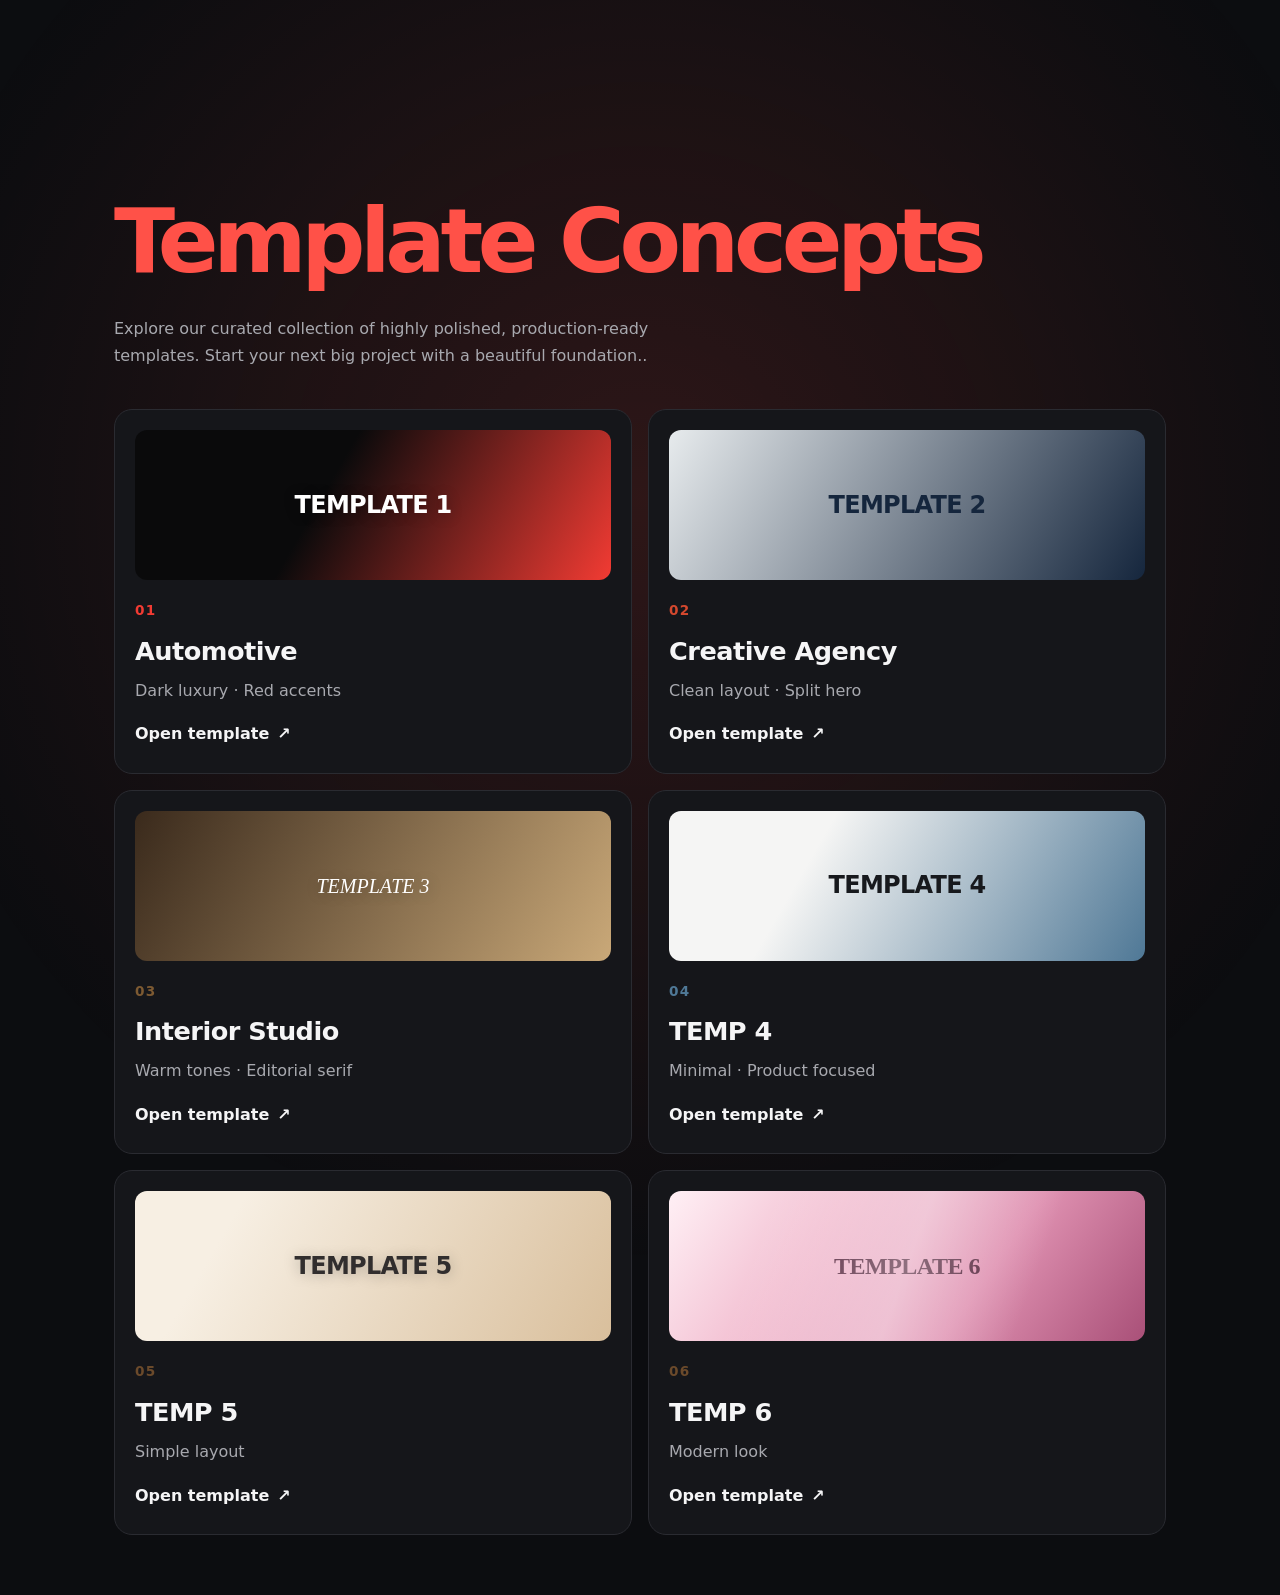
<file: templates/index.html>
<!doctype html>
<html lang="en">
<head>
  <meta charset="utf-8">
  <meta name="viewport" content="width=device-width,initial-scale=1">
  <title> Website Templates</title>
  <link rel="stylesheet" href="index.css">
</head>
<body>
<main class="hub">
  
  <h1 class="reveal-in" style="--d:.1s"><br><span>Template Concepts</span></h1>
  <p class="intro reveal-in" style="--d:.25s">Explore our curated collection of highly polished, production-ready templates. Start your next big project with a beautiful foundation..</p>

  <div class="cards">
    <a class="card reveal-in" style="--d:.35s;--swatch:#f23b33" href="automotive/automotive.html">
      <div class="preview preview--auto" aria-hidden="true"><span>TEMPLATE 1</span></div>
      <b>01</b>
      <h2>Automotive</h2>
      <p>Dark luxury · Red accents</p>
      <span class="go">Open template <span class="arrow" aria-hidden="true">↗</span></span>
    </a>
    <a class="card reveal-in" style="--d:.45s;--swatch:#d4482e" href="agency/agency.html">
      <div class="preview preview--agency" aria-hidden="true"><span>TEMPLATE 2</span></div>
      <b>02</b>
      <h2>Creative Agency</h2>
      <p>Clean layout · Split hero</p>
      <span class="go">Open template <span class="arrow" aria-hidden="true">↗</span></span>
    </a>
    <a class="card reveal-in" style="--d:.55s;--swatch:#7d5a32" href="interiors/interiors.html">
      <div class="preview preview--interior" aria-hidden="true"><span><i>TEMPLATE 3</i></span></div>
      <b>03</b>
      <h2>Interior Studio</h2>
      <p>Warm tones · Editorial serif</p>
      <span class="go">Open template <span class="arrow" aria-hidden="true">↗</span></span>
    </a>
    <a class="card reveal-in" style="--d:.65s;--swatch:#4f7896" href="electronics/electronics.html">
      <div class="preview preview--tech" aria-hidden="true"><span>TEMPLATE 4</span></div>
      <b>04</b>
      <h2>TEMP 4</h2>
      <p>Minimal · Product focused</p>
      <span class="go">Open template <span class="arrow" aria-hidden="true">↗</span></span>
    </a>

    <a class="card reveal-in" style="--d:.75s;--swatch:#6b4a2b" href="cafe/cafe.html">
      <div class="preview preview--cafe" aria-hidden="true"><span style="color: rgb(49, 46, 46);">TEMPLATE 5</span></div>
      <b>05</b>
      <h2>TEMP 5</h2>
      <p>Simple layout</p>
      <span class="go">Open template <span class="arrow" aria-hidden="true">↗</span></span>
    </a>

    <a class="card reveal-in" style="--d:.85s;--swatch:#6b4a2b" href="skincare/skin.html">
      <div class="preview preview--skin" aria-hidden="true"><span style="color: rgb(190, 176, 176);">TEMPLATE 6</span></div>
      <b>06</b>
      <h2>TEMP 6</h2>
      <p>Modern look</p>
      <span class="go">Open template <span class="arrow" aria-hidden="true">↗</span></span>
    </a>

  </div>

</main>
</body>
</html>
</file>
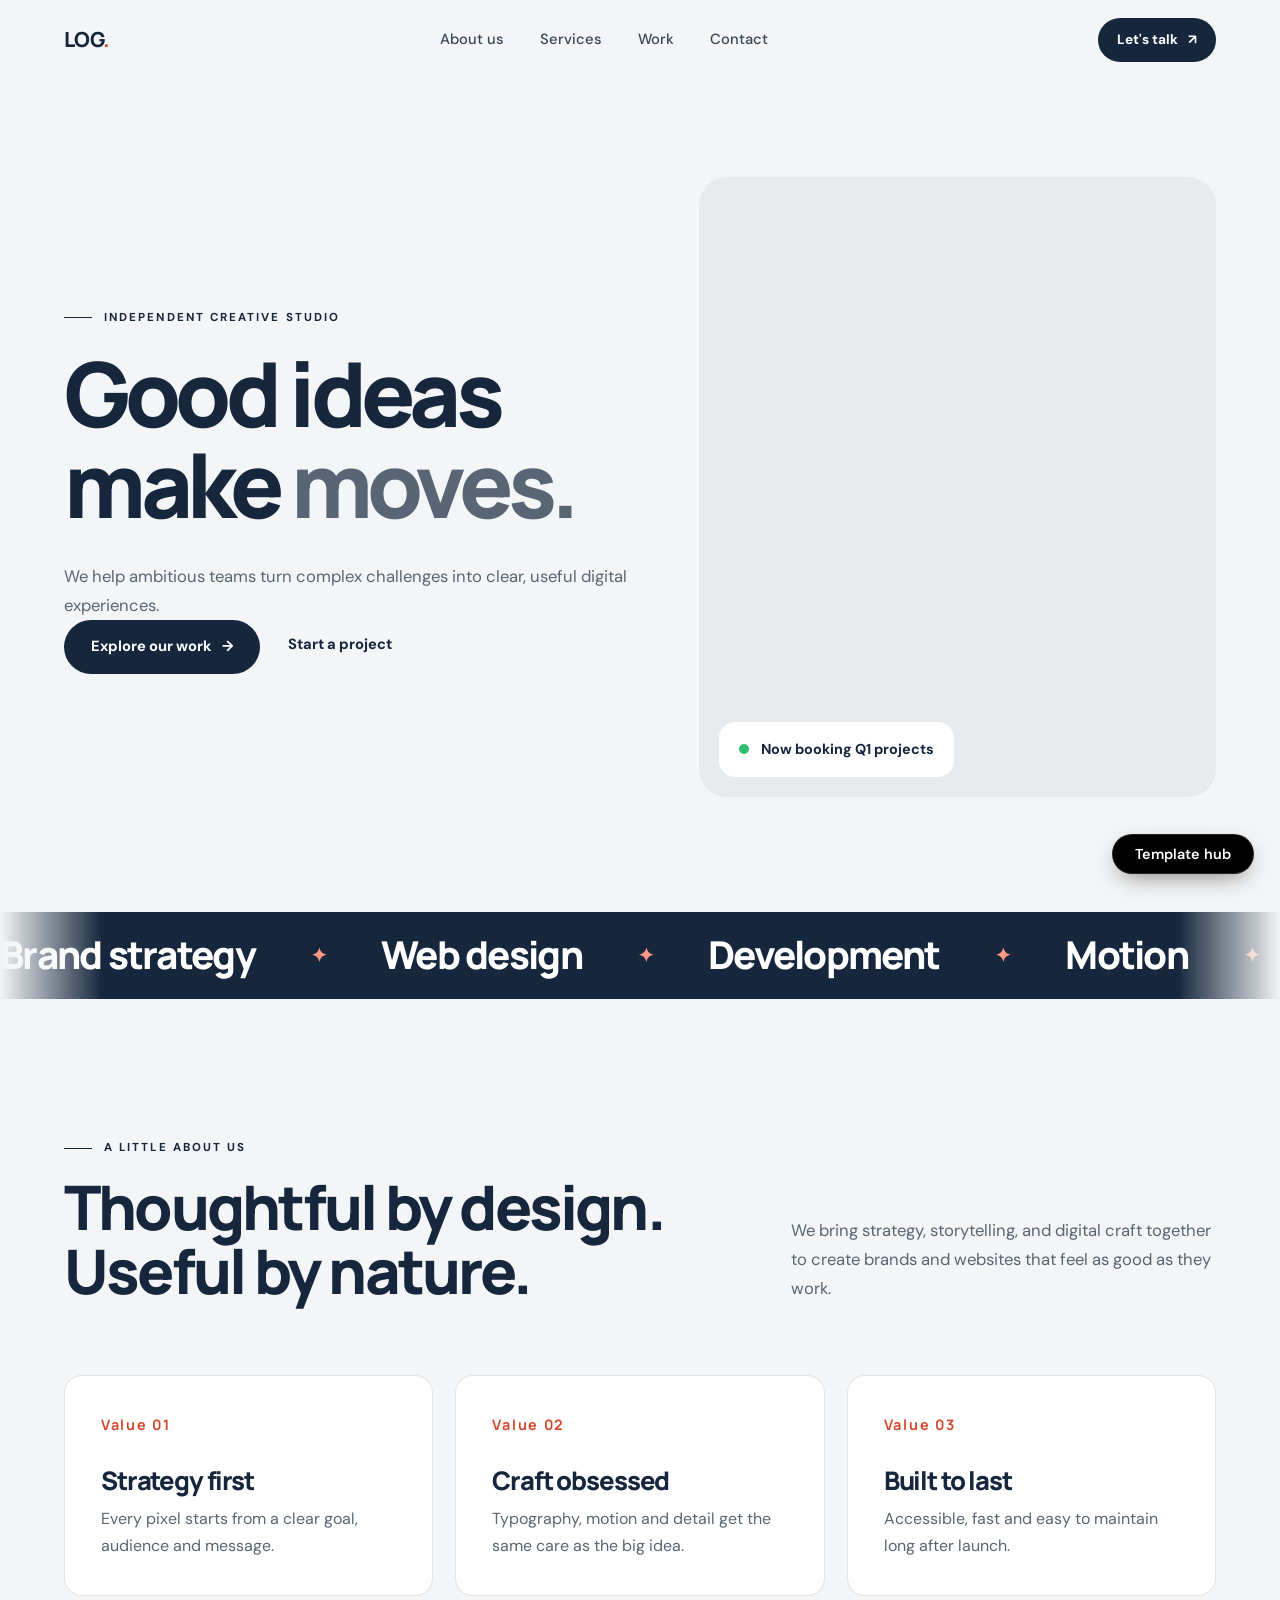
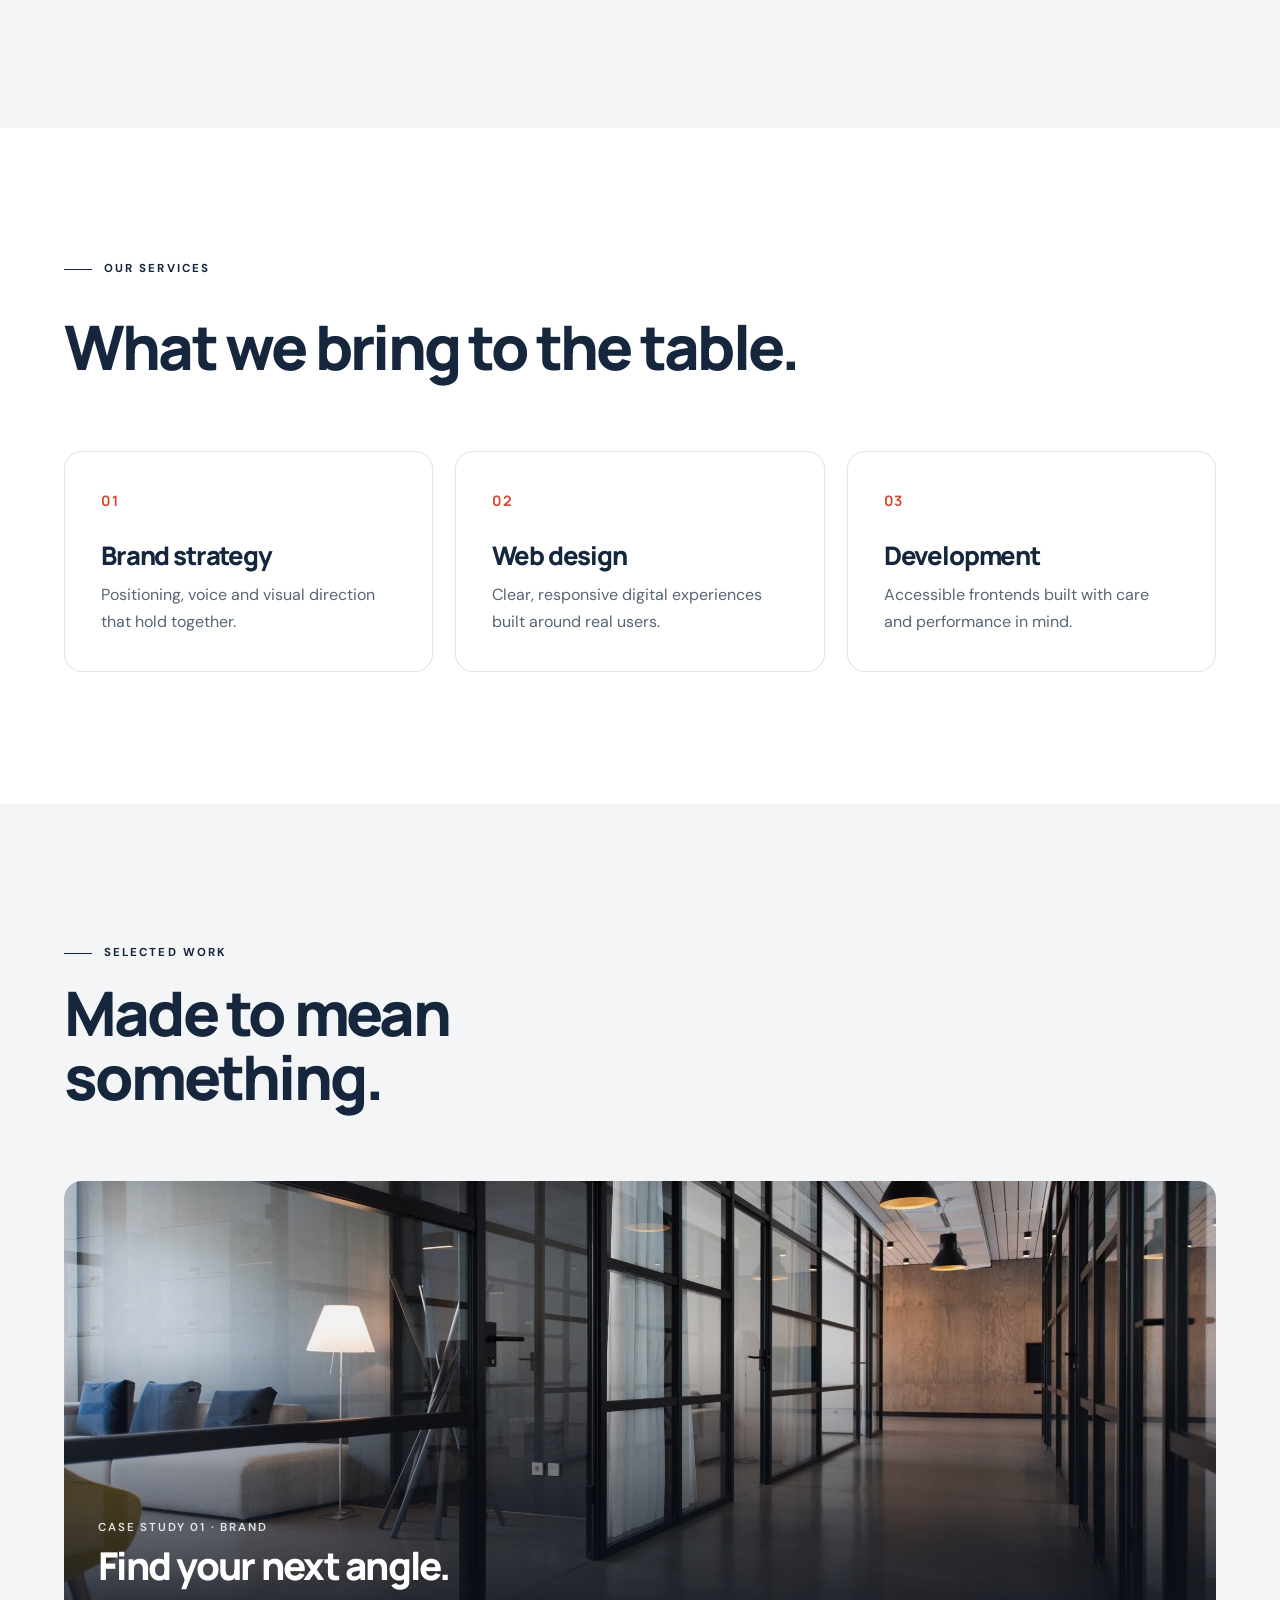
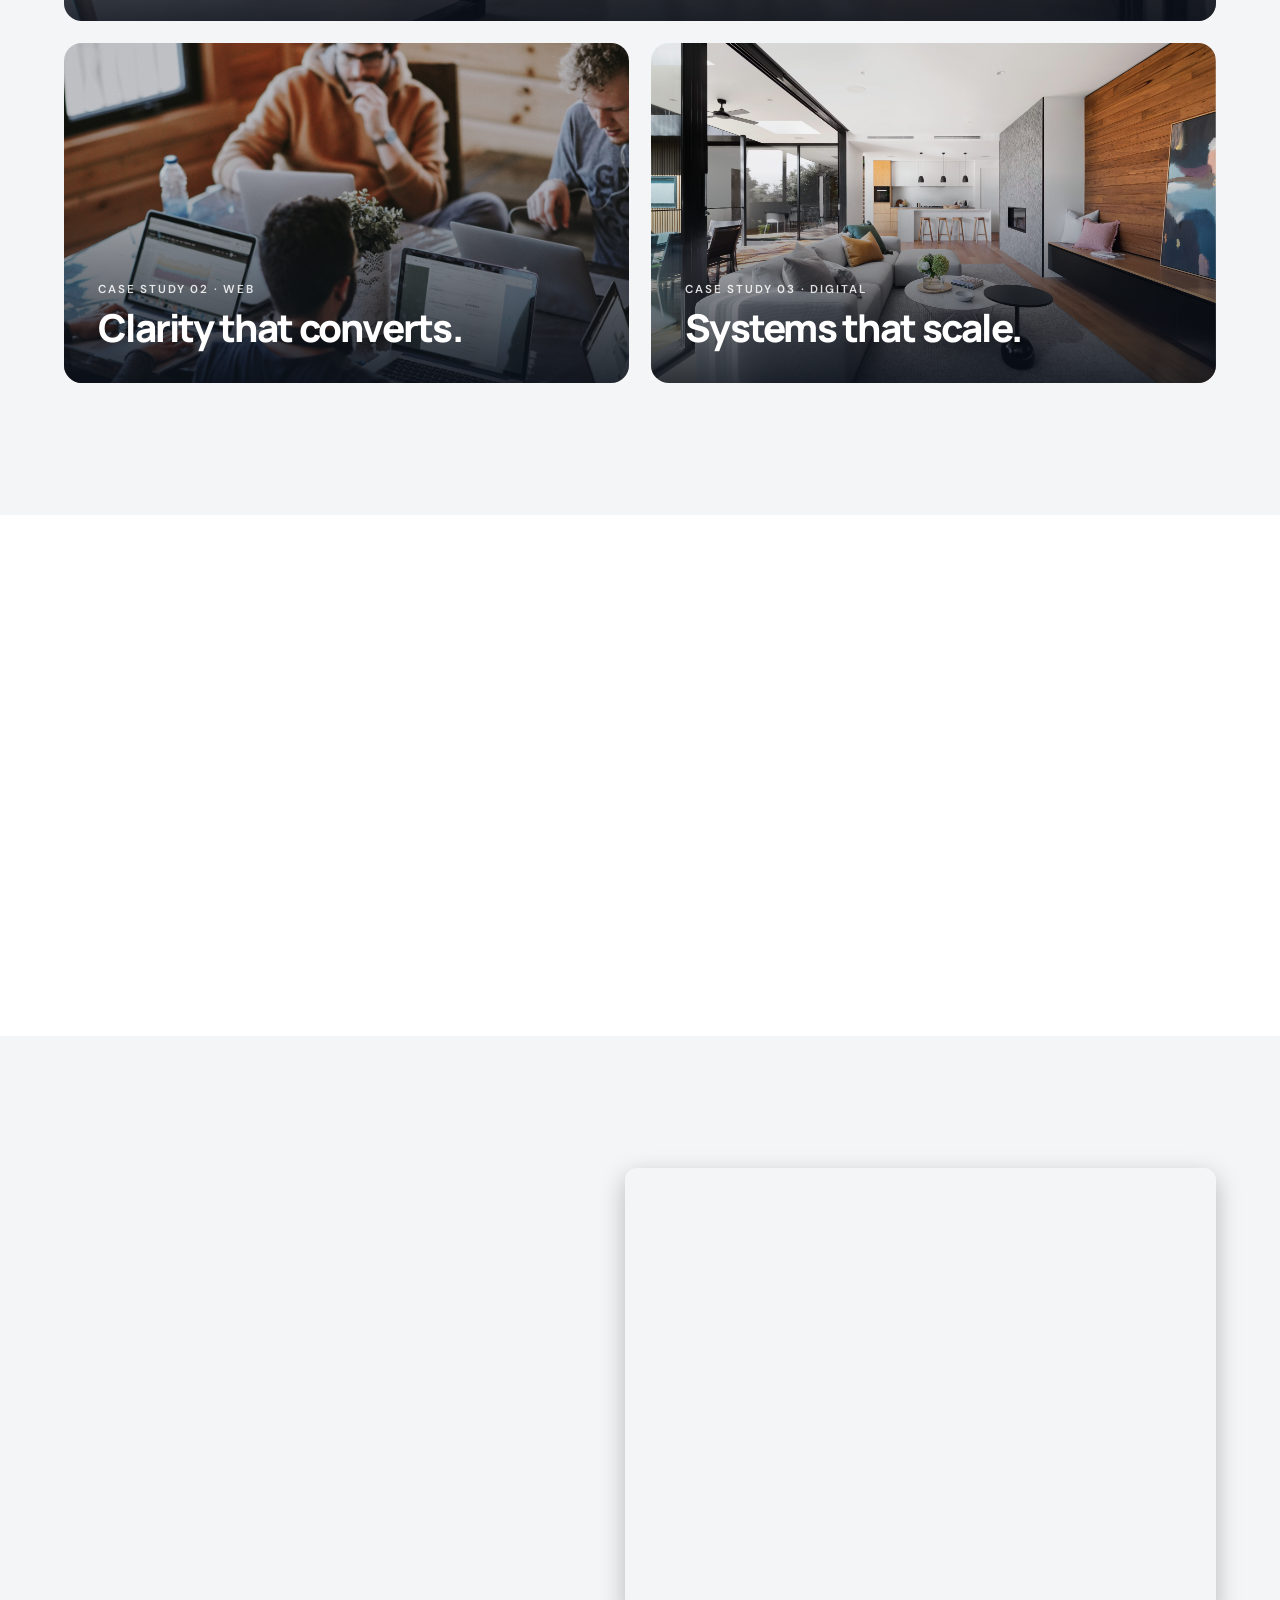
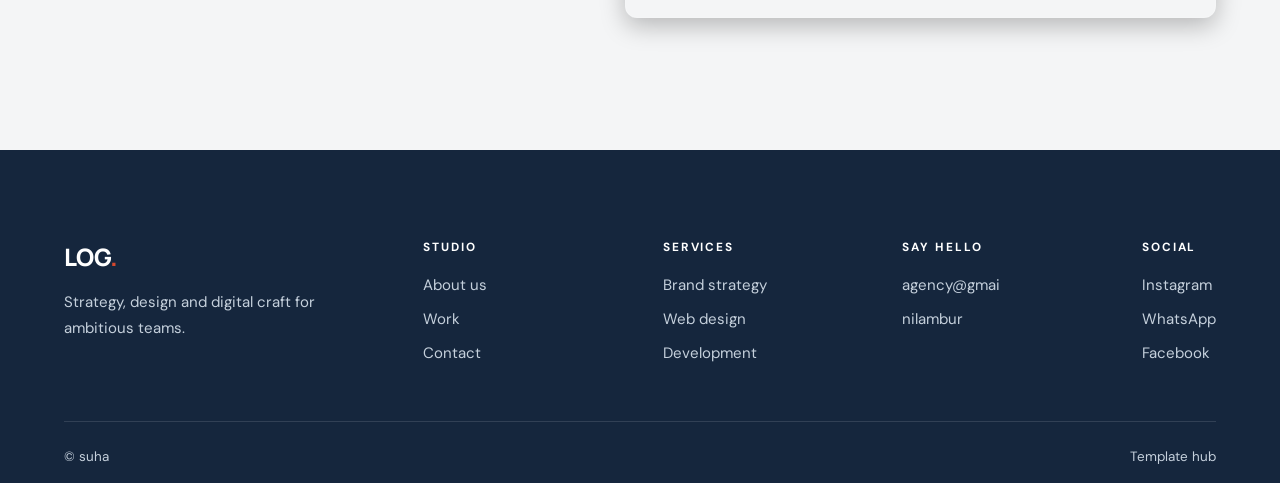
<file: templates/agency/agency.html>
<!doctype html>
<html lang="en">

<head>
  <meta charset="utf-8">
  <meta name="viewport" content="width=device-width,initial-scale=1">
  <meta name="description"
    content="Forma Studio - independent creative studio for brand strategy, web design and development. Demo template.">
  <title>Forma Studio | Creative Agency</title>
  <script>document.documentElement.classList.add('js')</script>
  <link rel="stylesheet" href="agency.css">
</head>

<body class="theme-agency">
  <a class="skip-link" href="#main">Skip to content</a>

  <header class="site-header">
    <div class="container site-header__inner">
      <a class="brand" href="agency.html">LOG<span>.</span></a>
      <nav class="nav-links" id="site-nav" aria-label="Primary">
        <a href="#about">About us</a>
        <a href="#services">Services</a>
        <a href="#work">Work</a>
        <a href="#contact">Contact</a>
      </nav>
      <div class="header-actions">
        <a class="btn btn--sm" href="#contact">Let's talk <span class="arrow" aria-hidden="true">↗</span></a>
        <button class="menu-toggle" type="button" aria-controls="site-nav" aria-expanded="false"
          aria-label="Open menu"><span></span><span></span></button>
      </div>
    </div>
  </header>

  <main id="main">
    <section class="agency-hero">
      <div class="container agency-hero__grid">
        <div>
          <p class="eyebrow" data-hero style="--delay:.1s">Independent creative studio</p>
          <h1 class="agency-hero__title">
            <span class="line"><span style="--i:0">Good ideas</span></span>
            <span class="line"><span style="--i:1">make <em>moves.</em></span></span>
          </h1>
          <p class="lead" data-hero style="--delay:.7s">We help ambitious teams turn complex challenges into clear,
            useful digital experiences.</p>
          <div class="actions" data-hero style="--delay:.85s">
            <a class="btn" href="#work">Explore our work <span class="arrow" aria-hidden="true">→</span></a>
            <a class="text-link" href="#contact">Start a project</a>
          </div>
        </div>
        <div class="agency-hero__media" data-reveal="clip">
          <div class="media bg-studio drift" role="img" aria-label="Studio workspace"></div>
          <div class="float-badge"><i aria-hidden="true"></i>Now booking Q1 projects</div>
        </div>
      </div>
    </section>

    <div class="marquee agency-marquee" aria-label="Our services">
      <div class="marquee__track">
        <div class="marquee__group">
          <span>Brand strategy</span><span>Web
            design</span><span>Development</span><span>Motion</span><span>Content</span>
        </div>
        <div class="marquee__group" aria-hidden="true">
          <span>Brand strategy</span><span>Web
            design</span><span>Development</span><span>Motion</span><span>Content</span>
        </div>
      </div>
    </div>

    <section class="section" id="about">
      <div class="container">
        <div class="section-head section-head--split">
          <div data-reveal="left">
            <p class="eyebrow">A little about us</p>
            <h2 class="title">Thoughtful by design.<br>Useful by nature.</h2>
          </div>
          <p class="lead" data-reveal="right" style="--delay:.1s">We bring strategy, storytelling, and digital craft
            together to create brands and websites that feel as good as they work.</p>
        </div>
        <div class="grid-3" data-stagger>
          <div class="card">
            <span class="card__num">Value 01</span>
            <h3>Strategy first</h3>
            <p>Every pixel starts from a clear goal, audience and message.</p>
          </div>
          <div class="card">
            <span class="card__num">Value 02</span>
            <h3>Craft obsessed</h3>
            <p>Typography, motion and detail get the same care as the big idea.</p>
          </div>
          <div class="card">
            <span class="card__num">Value 03</span>
            <h3>Built to last</h3>
            <p>Accessible, fast and easy to maintain long after launch.</p>
          </div>
        </div>
      </div>
    </section>

    <section class="section section--alt" id="services">
      <div class="container">
        <div class="section-head" data-reveal>
          <p class="eyebrow">Our services</p>
          <h2 class="title">What we bring to the table.</h2>
        </div>
        <div class="grid-3" data-stagger>
          <article class="card">
            <span class="card__num">01</span>
            <h3>Brand strategy</h3>
            <p>Positioning, voice and visual direction that hold together.</p>
          </article>
          <article class="card">
            <span class="card__num">02</span>
            <h3>Web design</h3>
            <p>Clear, responsive digital experiences built around real users.</p>
          </article>
          <article class="card">
            <span class="card__num">03</span>
            <h3>Development</h3>
            <p>Accessible frontends built with care and performance in mind.</p>
          </article>
        </div>
      </div>
    </section>

    <section class="section" id="work">
      <div class="container">
        <div class="section-head section-head--split">
          <div data-reveal="left">
            <p class="eyebrow">Selected work</p>
            <h2 class="title">Made to mean<br>something.</h2>
          </div>
          <p class="lead" data-reveal="right" style="--delay:.1s">A few recent projects, shown here with demo imagery.
          </p>
        </div>
        <div class="work-grid" data-stagger>
          <a class="work-item work-item--wide" href="#contact">
            <span class="media" style="background-image:url('images/photo-1497366754035-f200968a6e72.avif')"></span>
            <span class="work-item__body">
              <span class="work-item__tag">Case study 01 · Brand</span>
              <h3>Find your next angle.</h3>
            </span>
          </a>
          <a class="work-item" href="#contact">
            <span class="media" style="background-image:url('images/photo-1521737711867-e3b97375f902.avif')"></span>
            <span class="work-item__body">
              <span class="work-item__tag">Case study 02 · Web</span>
              <h3>Clarity that converts.</h3>
            </span>
          </a>
          <a class="work-item" href="#contact">
            <span class="media" style="background-image:url('images/photo-1600607687939-ce8a6c25118c.avif')"></span>
            <span class="work-item__body">
              <span class="work-item__tag">Case study 03 · Digital</span>
              <h3>Systems that scale.</h3>
            </span>
          </a>
        </div>
      </div>
    </section>

    <section class="section section--alt">
      <div class="container quote-wrap" data-reveal>
        <p class="eyebrow">Client words</p>
        <blockquote class="quote">We turned a vague idea into a site our whole team is proud of. Clear process, sharp
          thinking.</blockquote>
        <p class="quote-by"><strong>Demo client</strong> · Head of Marketing</p>
      </div>
    </section>

    <section class="section" id="contact">
      <div class="container contact-grid">
        <div data-reveal="left">
          <p class="eyebrow">Have a good one in mind?</p>
          <h2 class="title">Let's make it real.</h2>
          <p class="lead">Share a few details and we'll get back to you with next steps within two business days.</p>
          <dl class="contact-info">
            <div>
              <dt>Email</dt>
              <dd>mail@example</dd>
            </div>
            <div>
              <dt>Studio hours</dt>
              <dd>Mon-SAT · 9:00-5:00</dd>
            </div>
            <div>
              <dt>Social</dt>
              <dd style="display: flex; gap: 14px; align-items: center; margin-top: 6px;">
                <!-- Instagram -->
                <a href="" target="_blank" rel="noopener noreferrer"
                  style="color: #111827; display: inline-flex; transition: transform 0.2s, opacity 0.2s;"
                  onmouseover="this.style.opacity='0.7'" onmouseout="this.style.opacity='1'">
                  <svg width="20" height="20" viewBox="0 0 24 24" fill="none" stroke="currentColor" stroke-width="2"
                    stroke-linecap="round" stroke-linejoin="round">
                    <rect x="2" y="2" width="20" height="20" rx="5" ry="5"></rect>
                    <path d="M16 11.37A4 4 0 1 1 12.63 8 4 4 0 0 1 16 11.37z"></path>
                    <line x1="17.5" y1="6.5" x2="17.51" y2="6.5"></line>
                  </svg>
                </a>

                <!-- WhatsApp -->
                <a href="" target="_blank" rel="noopener noreferrer"
                  style="color: #111827; display: inline-flex; transition: transform 0.2s, opacity 0.2s;"
                  onmouseover="this.style.opacity='0.7'" onmouseout="this.style.opacity='1'">
                  <svg width="20" height="20" viewBox="0 0 24 24" fill="none" stroke="currentColor" stroke-width="2"
                    stroke-linecap="round" stroke-linejoin="round">
                    <path
                      d="M21 11.5a8.38 8.38 0 0 1-.9 3.8 8.5 8.5 0 0 1-7.6 4.7 8.38 8.38 0 0 1-3.8-.9L3 21l1.9-5.7a8.38 8.38 0 0 1-.9-3.8 8.5 8.5 0 0 1 4.7-7.6 8.38 8.38 0 0 1 3.8-.9h.5a8.48 8.48 0 0 1 8 8v.5z">
                    </path>
                  </svg>
                </a>

                <!-- Facebook -->
                <a href="" target="_blank" rel="noopener noreferrer"
                  style="color: #111827; display: inline-flex; transition: transform 0.2s, opacity 0.2s;"
                  onmouseover="this.style.opacity='0.7'" onmouseout="this.style.opacity='1'">
                  <svg width="20" height="20" viewBox="0 0 24 24" fill="none" stroke="currentColor" stroke-width="2"
                    stroke-linecap="round" stroke-linejoin="round">
                    <path d="M18 2h-3a5 5 0 0 0-5 5v3H7v4h3v8h4v-8h3l1-4h-4V7a1 1 0 0 1 1-1h3z"></path>
                  </svg>
                </a>
              </dd>
            </div>
          </dl>
        </div>
        <!-- <form class="form" data-demo data-reveal="right" style="--delay:.15s">
        <input required placeholder="Your name" aria-label="Your name" autocomplete="name">
        <input required type="email" placeholder="Email address" aria-label="Email address" autocomplete="email">
        <input class="full" placeholder="Company (optional)" aria-label="Company" autocomplete="organization">
        <textarea class="full" placeholder="What are you building?" aria-label="Project details"></textarea>
        <button class="btn" type="submit">Start a conversation <span class="arrow" aria-hidden="true">→</span></button>
        <p class="form-message" role="status" aria-live="polite"></p>
      </form> -->
        <div class="map-container">
          <iframe src="https://maps.google.com/maps?q=Nilambur,Kerala,India&output=embed" width="100%" height="200"
            style="border:0;" loading="lazy" allowfullscreen referrerpolicy="no-referrer-when-downgrade">
          </iframe>
        </div>
      </div>
    </section>
  </main>

  <footer class="site-footer">
    <div class="container">
      <div class="footer-grid">
        <div>
          <a class="brand" href="agency.html">LOG<span>.</span></a>
          <p class="footer-blurb">Strategy, design and digital craft for ambitious teams.</p>
        </div>
        <div>
          <h4>Studio</h4>
          <ul>
            <li><a href="#about">About us</a></li>
            <li><a href="#work">Work</a></li>
            <li><a href="#contact">Contact</a></li>
          </ul>
        </div>
        <div>
          <h4>Services</h4>
          <ul>
            <li><a href="#services">Brand strategy</a></li>
            <li><a href="#services">Web design</a></li>
            <li><a href="#services">Development</a></li>
          </ul>
        </div>
        <div>
          <h4>Say hello</h4>
          <ul>
            <li>agency@gmai</li>
            <li>nilambur</li>
          </ul>
        </div>
        <div>
          <h4>Social</h4>
          <ul class="social-list">
            <li>
              <a href="">
                Instagram
              </a>
            </li>
            <li>
              <a href="">
                WhatsApp
              </a>
            </li>
            <li>
              <a href="">
                Facebook
              </a>
            </li>
          </ul>
        </div>
      </div>
      <div class="footer-bottom">
        <span>© suha</span>
        <a href="../index.html">Template hub </a>
      </div>
    </div>
  </footer>

  <a class="hub-float" href="../index.html" aria-label="Back to template hub">Template hub </a>

  <script src="script.js"></script>
</body>

</html>
</file>
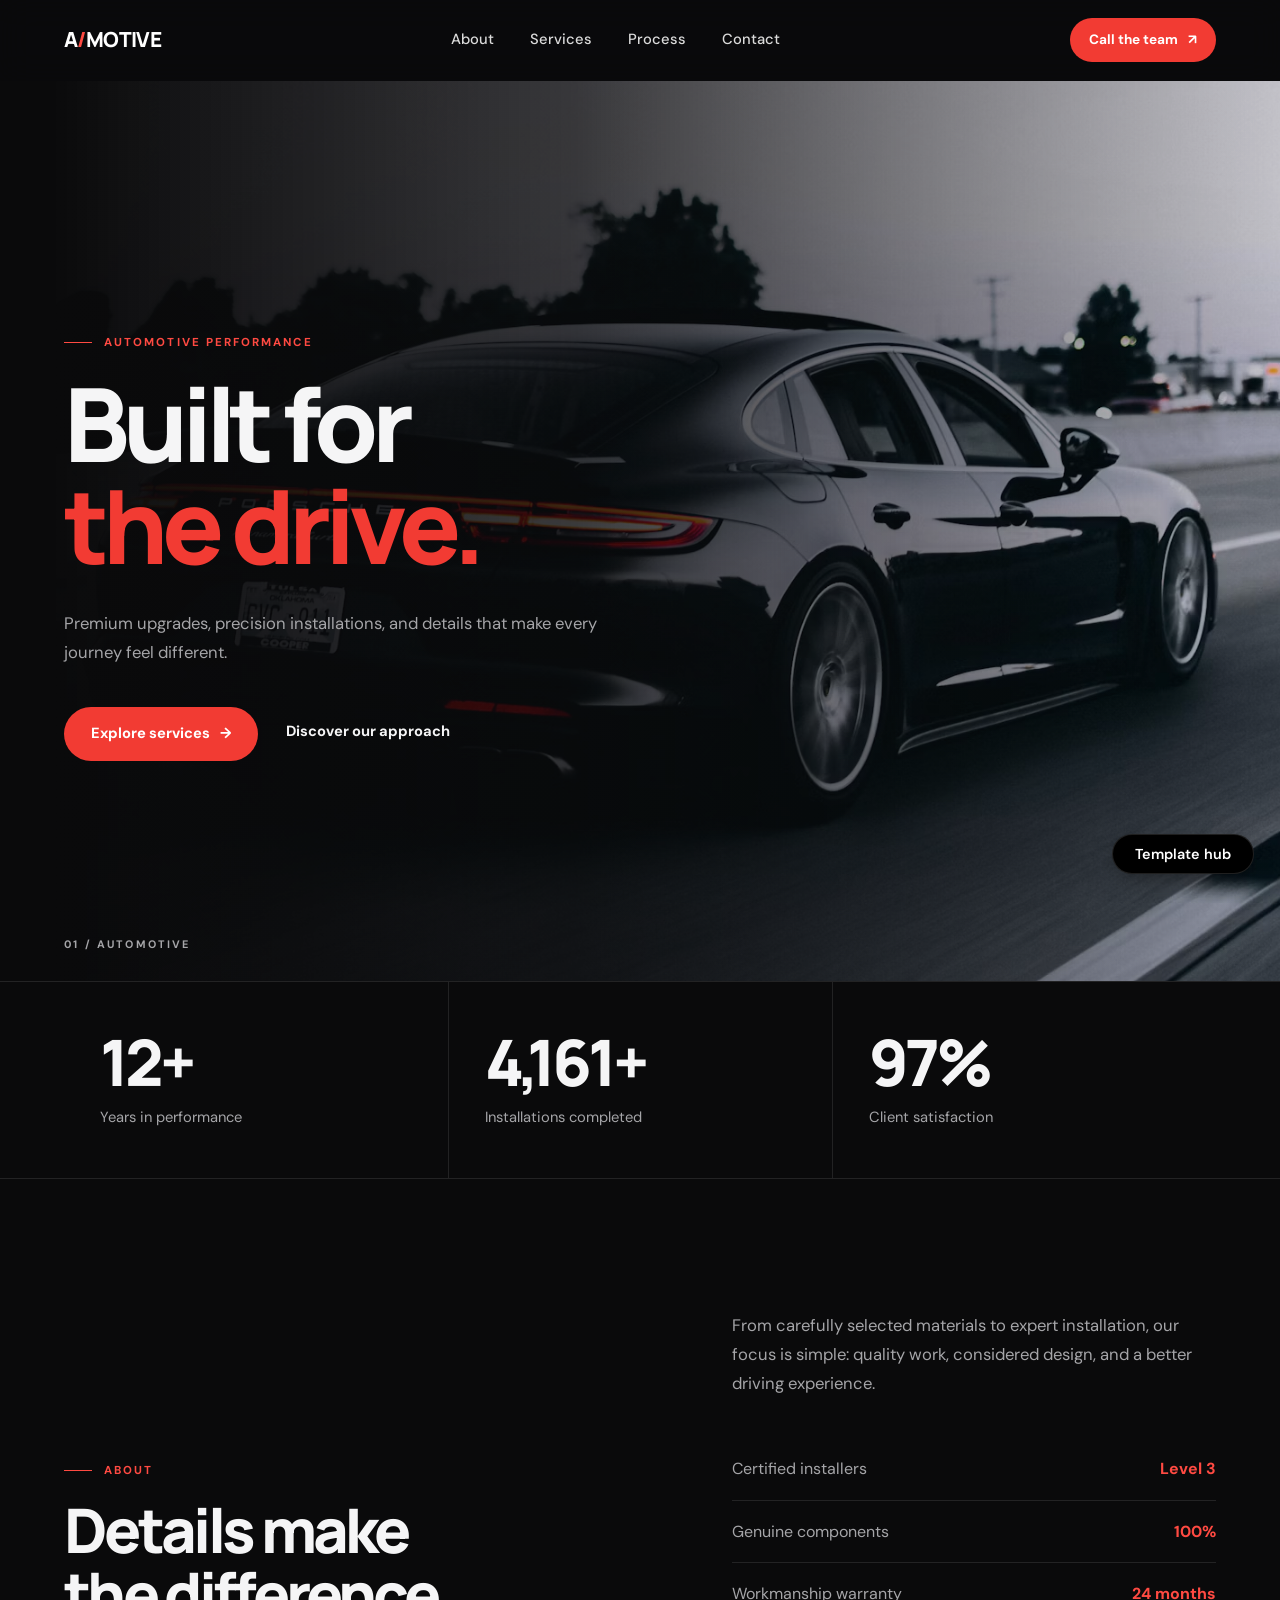
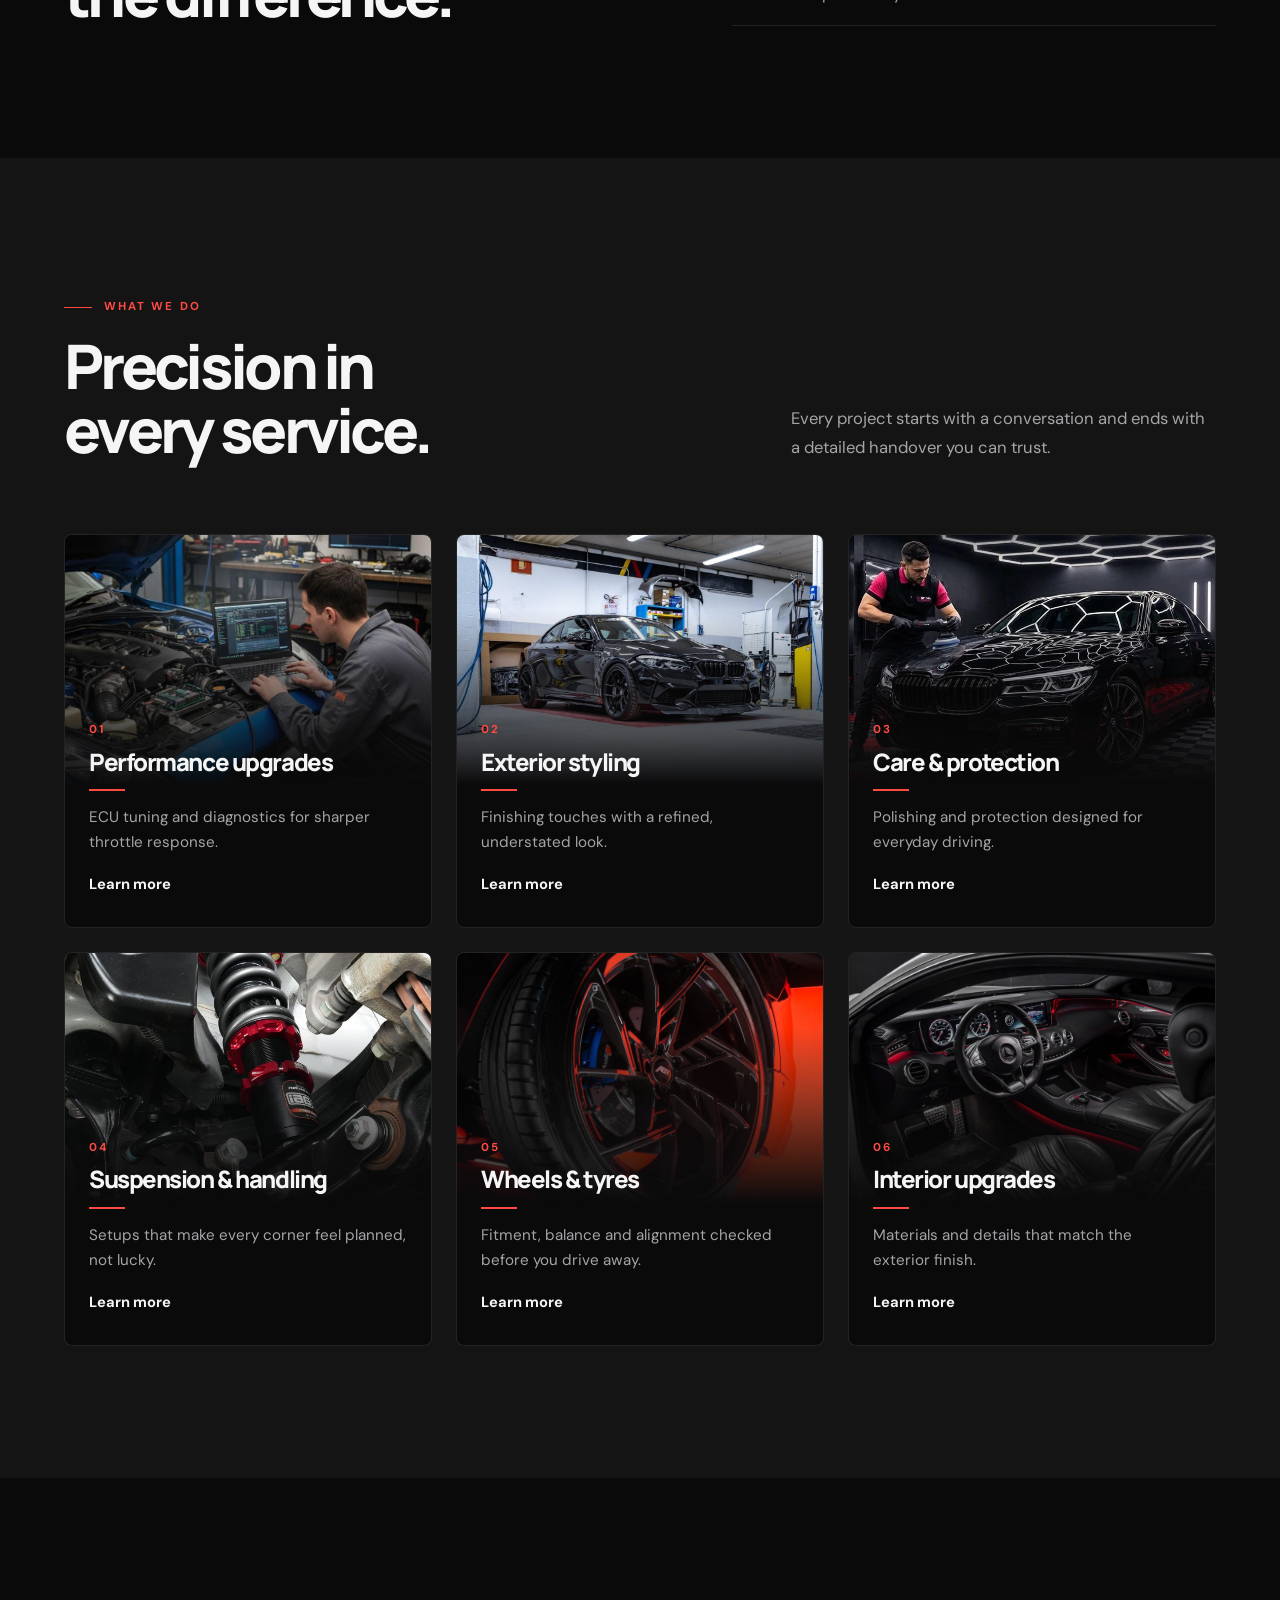
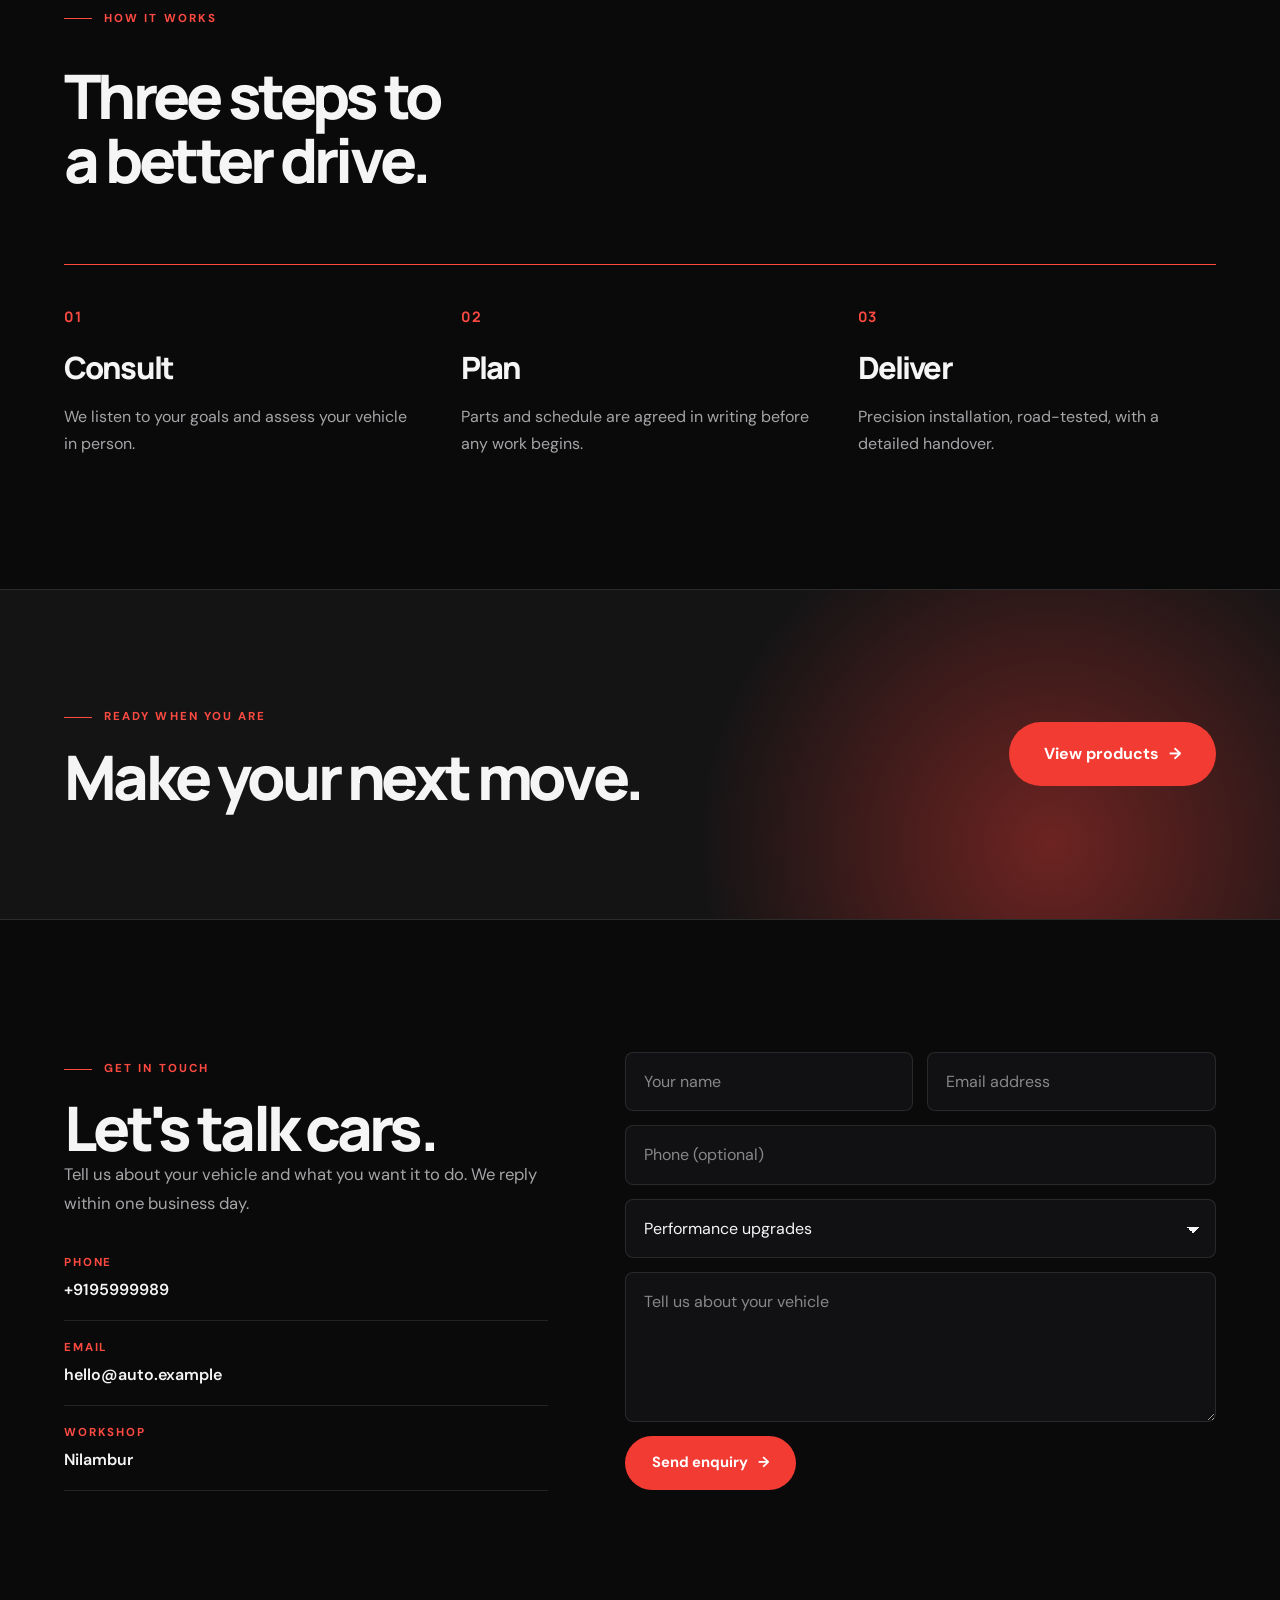
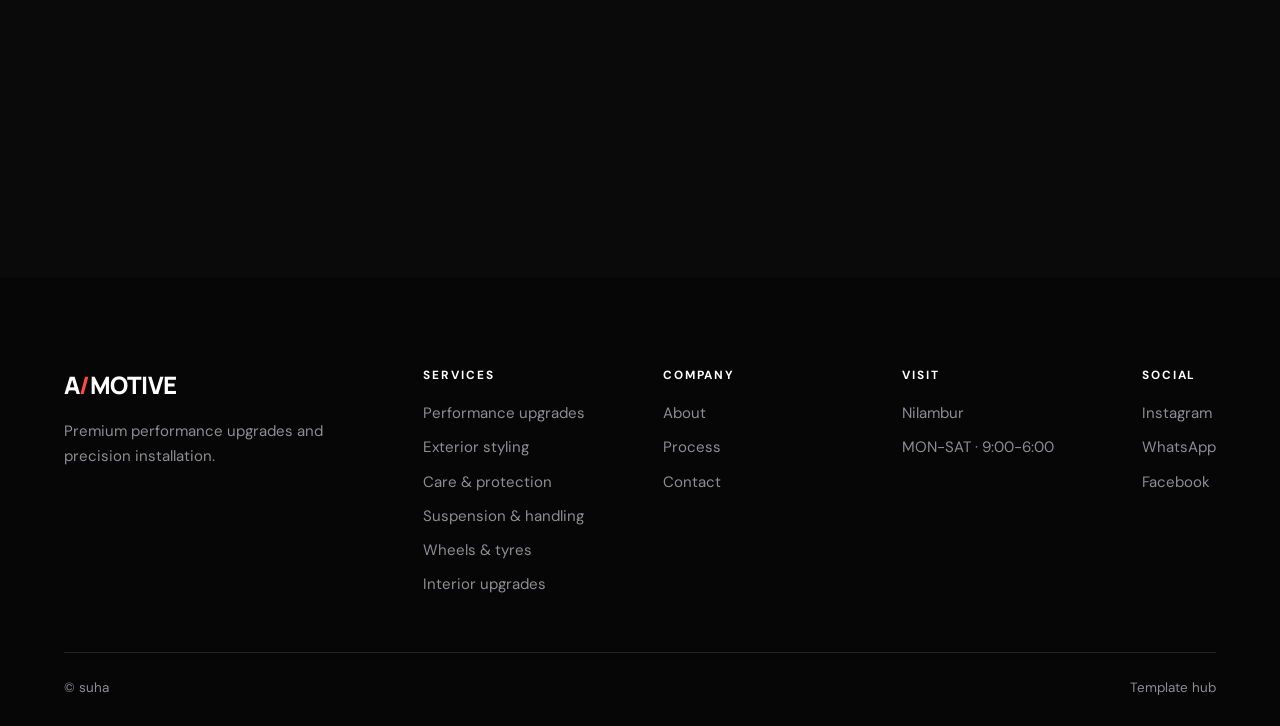
<file: templates/automotive/automotive.html>
<!doctype html>
<html lang="en">

<head>
  <meta charset="utf-8">
  <meta name="viewport" content="width=device-width,initial-scale=1">
  <meta name="description"
    content="A/MOTIVE - premium automotive performance upgrades, precision installation and care. Demo template.">
  <title>Automotive</title>
  <script>document.documentElement.classList.add('js')</script>
  <link rel="stylesheet" href="automotive.css">
</head>

<body class="theme-auto">
  <a class="skip-link" href="#main">Skip to content</a>

  <header class="site-header">
    <div class="container site-header__inner">
      <a class="brand" href="automotive.html">A<span>/</span>MOTIVE</a>
      <nav class="nav-links" id="site-nav" aria-label="Primary">
        <a href="#about">About</a>
        <a href="#services">Services</a>
        <a href="#process">Process</a>
        <a href="#contact">Contact</a>
      </nav>
      <div class="header-actions">
        <a class="btn btn--sm" href="#contact">Call the team <span class="arrow" aria-hidden="true">↗</span></a>
        <button class="menu-toggle" type="button" aria-controls="site-nav" aria-expanded="false"
          aria-label="Open menu"><span></span><span></span></button>
      </div>
    </div>
  </header>

  <main id="main">
    <section class="auto-hero">
      <div class="hero-media" role="img" aria-label="Performance car in a dark studio">
        <div class="media bg-car drift" data-parallax="0.12"></div>
      </div>
      <div class="container">
        <p class="eyebrow" data-hero style="--delay:.1s">Automotive performance</p>
        <h1 class="auto-hero__title">
          <span class="line"><span style="--i:0">Built for</span></span>
          <span class="line"><span style="--i:1"><em>the drive.</em></span></span>
        </h1>
        <p class="lead" data-hero style="--delay:.7s">Premium upgrades, precision installations, and details that make
          every journey feel different.</p>
        <div class="actions" data-hero style="--delay:.85s">
          <a class="btn" href="#services">Explore services <span class="arrow" aria-hidden="true">→</span></a>
          <a class="text-link" href="#process">Discover our approach </a>
        </div>
      </div>
      <p class="hero-index" data-hero style="--delay:1s">01 / AUTOMOTIVE</p>
    </section>

    <section class="stats" aria-label="Key figures">
      <div class="container stats__grid" data-stagger>
        <div class="stat"><strong><span data-count="12">12</span>+</strong><span class="stat__label">Years in
            performance</span></div>
        <div class="stat"><strong><span data-count="4200">4200</span>+</strong><span class="stat__label">Installations
            completed</span></div>
        <div class="stat"><strong><span data-count="98">98</span>%</strong><span class="stat__label">Client
            satisfaction</span></div>
      </div>
    </section>

    <section class="section" id="about">
      <div class="container auto-about">
        <div data-reveal="left">
          <p class="eyebrow">About</p>
          <h2 class="title">Details make<br>the difference.</h2>
        </div>
        <div data-reveal="right" style="--delay:.1s">
          <p class="lead">From carefully selected materials to expert installation, our focus is simple: quality work,
            considered design, and a better driving experience.</p>
          <ul class="spec-list" data-stagger>
            <li><span>Certified installers</span><b>Level 3</b></li>
            <li><span>Genuine components</span><b>100%</b></li>
            <li><span>Workmanship warranty</span><b>24 months</b></li>
          </ul>
        </div>
      </div>
    </section>

    <section class="section section--alt" id="services">
      <div class="container">
        <div class="section-head section-head--split">
          <div data-reveal="left">
            <p class="eyebrow">What we do</p>
            <h2 class="title">Precision in<br>every service.</h2>
          </div>
          <p class="lead" data-reveal="right" style="--delay:.1s">Every project starts with a conversation and ends with
            a detailed handover you can trust.</p>
        </div>
        <div class="svc-grid" data-stagger>
          <article class="svc">
            <div class="svc__media">
              <img class="svc__img" src="images/performance-tuning.jpg" alt="" loading="lazy">
            </div>
            <div class="svc__body">
              <span class="svc__num">01</span>
              <h3>Performance upgrades</h3>
              <span class="svc__line" aria-hidden="true"></span>
              <p>ECU tuning and diagnostics for sharper throttle response.</p>
              <a class="text-link" href="#contact">Learn more</a>
            </div>
          </article>
          <article class="svc">
            <div class="svc__media">
              <img class="svc__img" src="images/exterior-styling.jpg" alt="" loading="lazy">
            </div>
            <div class="svc__body">
              <span class="svc__num">02</span>
              <h3>Exterior styling</h3>
              <span class="svc__line" aria-hidden="true"></span>
              <p>Finishing touches with a refined, understated look.</p>
              <a class="text-link" href="#contact">Learn more</a>
            </div>
          </article>
          <article class="svc">
            <div class="svc__media">
              <img class="svc__img" src="images/care-protection.jpg" alt="" loading="lazy">
            </div>
            <div class="svc__body">
              <span class="svc__num">03</span>
              <h3>Care & protection</h3>
              <span class="svc__line" aria-hidden="true"></span>
              <p>Polishing and protection designed for everyday driving.</p>
              <a class="text-link" href="#contact">Learn more</a>
            </div>
          </article>
          <article class="svc">
            <div class="svc__media">
              <img class="svc__img" src="images/suspension-handling.jpg" alt="" loading="lazy">
            </div>
            <div class="svc__body">
              <span class="svc__num">04</span>
              <h3>Suspension & handling</h3>
              <span class="svc__line" aria-hidden="true"></span>
              <p>Setups that make every corner feel planned, not lucky.</p>
              <a class="text-link" href="#contact">Learn more</a>
            </div>
          </article>
          <article class="svc">
            <div class="svc__media">
              <img class="svc__img" src="images/wheels-tyres.jpg" alt="" loading="lazy">
            </div>
            <div class="svc__body">
              <span class="svc__num">05</span>
              <h3>Wheels & tyres</h3>
              <span class="svc__line" aria-hidden="true"></span>
              <p>Fitment, balance and alignment checked before you drive away.</p>
              <a class="text-link" href="#contact">Learn more</a>
            </div>
          </article>
          <article class="svc">
            <div class="svc__media">
              <img class="svc__img" src="images/interior-upgrades.jpg" alt="" loading="lazy">
            </div>
            <div class="svc__body">
              <span class="svc__num">06</span>
              <h3>Interior upgrades</h3>
              <span class="svc__line" aria-hidden="true"></span>
              <p>Materials and details that match the exterior finish.</p>
              <a class="text-link" href="#contact">Learn more</a>
            </div>
          </article>
        </div>
      </div>
    </section>

    <section class="section" id="process">
      <div class="container">
        <div class="section-head" data-reveal>
          <p class="eyebrow">How it works</p>
          <h2 class="title">Three steps to<br>a better drive.</h2>
        </div>
        <div class="steps" data-reveal>
          <span class="steps__line" aria-hidden="true"></span>
          <div class="step">
            <span class="step__num">01</span>
            <h3>Consult</h3>
            <p>We listen to your goals and assess your vehicle in person.</p>
          </div>
          <div class="step">
            <span class="step__num">02</span>
            <h3>Plan</h3>
            <p>Parts and schedule are agreed in writing before any work begins.</p>
          </div>
          <div class="step">
            <span class="step__num">03</span>
            <h3>Deliver</h3>
            <p>Precision installation, road-tested, with a detailed handover.</p>
          </div>
        </div>
      </div>
    </section>

    <section class="cta-band" id="products">
      <div class="container cta-band__inner" data-reveal>
        <div>
          <p class="eyebrow">Ready when you are</p>
          <h2 class="title">Make your next move.</h2>
        </div>
        <a class="btn btn--lg" href="#contact">View products <span class="arrow" aria-hidden="true">→</span></a>
      </div>
    </section>

    <section class="section" id="contact">
      <div class="container contact-grid">
        <div data-reveal="left">
          <p class="eyebrow">Get in touch</p>
          <h2 class="title">Let's talk cars.</h2>
          <p class="lead">Tell us about your vehicle and what you want it to do. We reply within one business day.</p>
          <dl class="contact-info">
            <div>
              <dt>Phone</dt>
              <dd>+9195999989</dd>
            </div>
            <div>
              <dt>Email</dt>
              <dd>hello@auto.example</dd>
            </div>
            <div>
              <dt>Workshop</dt>
              <dd>Nilambur</dd>
            </div>
          </dl>
        </div>
        <form class="form" data-demo data-reveal="right" style="--delay:.15s">
          <input required placeholder="Your name" aria-label="Your name" autocomplete="name">
          <input required type="email" placeholder="Email address" aria-label="Email address" autocomplete="email">
          <input class="full" type="tel" placeholder="Phone (optional)" aria-label="Phone number" autocomplete="tel">
          <select class="full" aria-label="Service of interest">
            <option>Performance upgrades</option>
            <option>Exterior styling</option>
            <option>Care & protection</option>
            <option>Suspension & handling</option>
            <option>Wheels & tyres</option>
            <option>Interior upgrades</option>
          </select>
          <textarea class="full" placeholder="Tell us about your vehicle" aria-label="Message"></textarea>
          <button class="btn" type="submit">Send enquiry <span class="arrow" aria-hidden="true">→</span></button>
          <p class="form-message" role="status" aria-live="polite"></p>
        </form>
      </div>

      <div class="map-container">
        <iframe src="https://maps.google.com/maps?q=Nilambur,Kerala,India&output=embed" width="100%" height="200"
          style="border:0;" loading="lazy" allowfullscreen referrerpolicy="no-referrer-when-downgrade">
        </iframe>
      </div>


    </section>
  </main>

  <footer class="site-footer">
    <div class="container">
      <div class="footer-grid">
        <div>
          <a class="brand" href="automotive.html">A<span>/</span>MOTIVE</a>
          <p class="footer-blurb">Premium performance upgrades and precision installation.</p>
        </div>
        <div>
          <h4>Services</h4>
          <ul>
            <li><a href="#services">Performance upgrades</a></li>
            <li><a href="#services">Exterior styling</a></li>
            <li><a href="#services">Care & protection</a></li>
            <li><a href="#services">Suspension & handling</a></li>
            <li><a href="#services">Wheels & tyres</a></li>
            <li><a href="#services">Interior upgrades</a></li>
          </ul>
        </div>
        <div>
          <h4>Company</h4>
          <ul>
            <li><a href="#about">About</a></li>
            <li><a href="#process">Process</a></li>
            <li><a href="#contact">Contact</a></li>
          </ul>
        </div>
        <div>
          <h4>Visit</h4>
          <ul>
            <li>Nilambur</li>
            <li>MON-SAT · 9:00-6:00</li>
          </ul>
        </div>

        <div>
          <h4>Social</h4>
          <ul class="social-list">
            <li>
              <a href="">
                Instagram
              </a>
            </li>
            <li>
              <a href="">
                WhatsApp
              </a>
            </li>
            <li>
              <a href="">
                Facebook
              </a>
            </li>
          </ul>
        </div>
      </div>
      <div class="footer-bottom">
        <span>© suha</span>
        <a href="../index.html">Template hub </a>
      </div>
    </div>
  </footer>

  <script src="script.js"></script>

  <a class="hub-float" href="../index.html" aria-label="Back to template hub">Template hub </a>

</body>

</html>
</file>
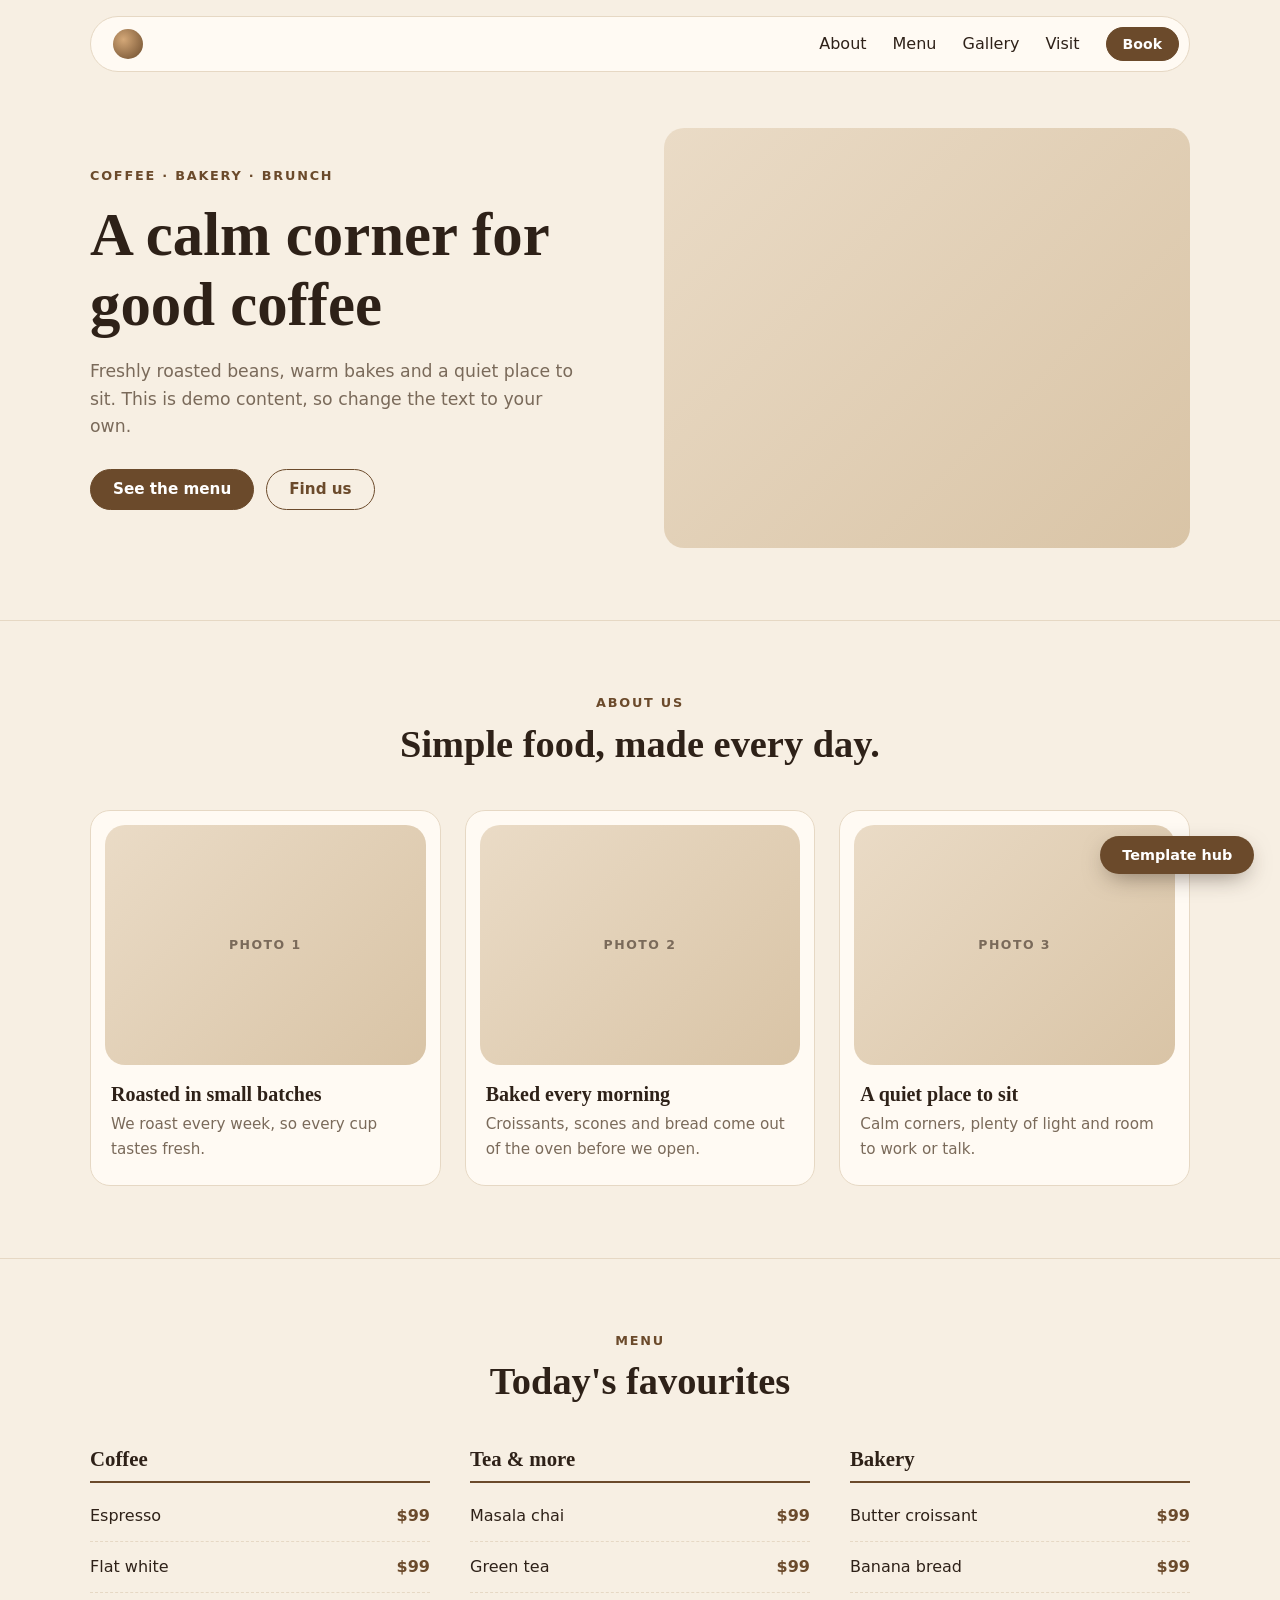
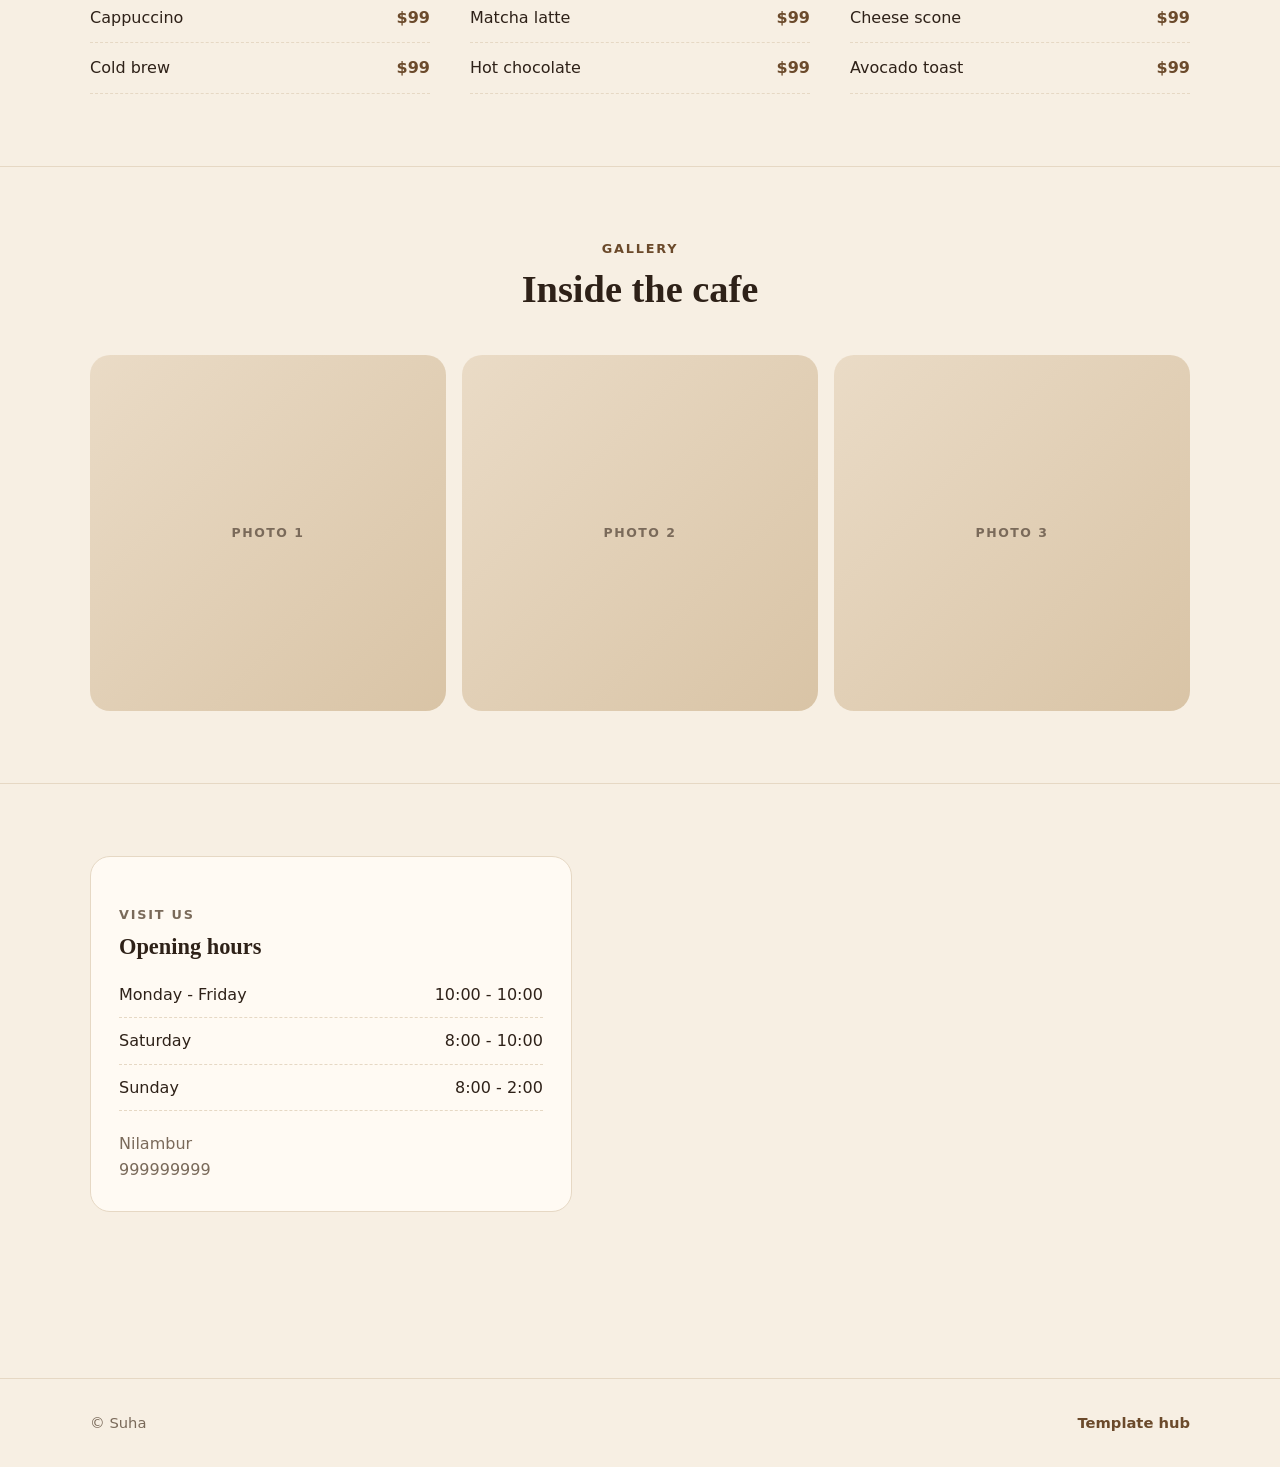
<file: templates/cafe/cafe.html>
<!doctype html>
<html lang="en">
<head>
  <meta charset="utf-8">
  <meta name="viewport" content="width=device-width,initial-scale=1">
  <meta name="description" content="Demo Temp - a simple cafe website template. Demo content only.">
  <title>Demo Temp 5</title>
  <link rel="stylesheet" href="cafe.css">
</head>
<body>

<header class="site-header">
  <nav class="container navbar" aria-label="Main">
    <a class="logo" href="#top">
      <span class="logo-mark" aria-hidden="true"></span>
      <span></span>
    </a>

    <button class="menu-btn" type="button" aria-expanded="false" aria-controls="nav-links">Menu</button>

    <ul class="menu" id="nav-links">
      <li><a class="nav-link" href="#about">About</a></li>
      <li><a class="nav-link" href="#menu">Menu</a></li>
      <li><a class="nav-link" href="#gallery">Gallery</a></li>
      <li><a class="nav-link" href="#visit">Visit</a></li>
      <li><a class="btn btn-primary btn-small" href="#visit">Book</a></li>
    </ul>
  </nav>
</header>

<main id="top">


  <section class="container hero">
    <div class="hero-text">
      <p class="tag">Coffee · Bakery · Brunch</p>
      <h1>A calm corner for good coffee</h1>
      <p class="lead">Freshly roasted beans, warm bakes and a quiet place to sit. This is demo content, so change the text to your own.</p>
      <div class="hero-actions">
        <a class="btn btn-primary" href="#menu">See the menu</a>
        <a class="btn btn-ghost" href="#visit">Find us</a>
      </div>
    </div>
    <div class="ph hero-photo" role="img" aria-label="Placeholder for a cafe photo"> </div>
  </section>

 
  <section class="section" id="about">
    <div class="container">
      <div class="section-head">
        <p class="kicker">About us</p>
        <h2>Simple food, made every day.</h2>
      </div>
      <div class="cards">
        <article class="card">
          <div class="ph" role="img" aria-label="Placeholder photo 1">Photo 1</div>
          <h3>Roasted in small batches</h3>
          <p>We roast every week, so every cup tastes fresh.</p>
        </article>
        <article class="card">
          <div class="ph" role="img" aria-label="Placeholder photo 2">Photo 2</div>
          <h3>Baked every morning</h3>
          <p>Croissants, scones and bread come out of the oven before we open.</p>
        </article>
        <article class="card">
          <div class="ph" role="img" aria-label="Placeholder photo 3">Photo 3</div>
          <h3>A quiet place to sit</h3>
          <p>Calm corners, plenty of light and room to work or talk.</p>
        </article>
      </div>
    </div>
  </section>

  
  <section class="section" id="menu">
    <div class="container">
      <div class="section-head">
        <p class="kicker">Menu</p>
        <h2>Today's favourites</h2>
      </div>
      <div class="menu-grid">
        <div class="menu-col">
          <h3>Coffee</h3>
          <ul>
            <li><span>Espresso</span><span>$99</span></li>
            <li><span>Flat white</span><span>$99</span></li>
            <li><span>Cappuccino</span><span>$99</span></li>
            <li><span>Cold brew</span><span>$99</span></li>
          </ul>
        </div>
        <div class="menu-col">
          <h3>Tea & more</h3>
          <ul>
            <li><span>Masala chai</span><span>$99</span></li>
            <li><span>Green tea</span><span>$99</span></li>
            <li><span>Matcha latte</span><span>$99</span></li>
            <li><span>Hot chocolate</span><span>$99</span></li>
          </ul>
        </div>
        <div class="menu-col">
          <h3>Bakery</h3>
          <ul>
            <li><span>Butter croissant</span><span>$99</span></li>
            <li><span>Banana bread</span><span>$99</span></li>
            <li><span>Cheese scone</span><span>$99</span></li>
            <li><span>Avocado toast</span><span>$99</span></li>
          </ul>
        </div>
      </div>
    </div>
  </section>

  <!-- Gallery: placeholders only -->
  <section class="section" id="gallery">
    <div class="container">
      <div class="section-head">
        <p class="kicker">Gallery</p>
        <h2>Inside the cafe</h2>
      </div>
      <div class="gallery">
        <div class="ph" role="img" aria-label="Gallery placeholder 1">Photo 1</div>
        <div class="ph" role="img" aria-label="Gallery placeholder 2">Photo 2</div>
        <div class="ph" role="img" aria-label="Gallery placeholder 3">Photo 3</div>
      </div>
    </div>
  </section>

  <!-- Visit: hours and a demo booking form -->
  <section class="section" id="visit">
    <div class="container visit">
      <div class="info-box">
        <p class="kicker">Visit us</p>
        <h3>Opening hours</h3>
        <ul class="hours">
          <li><span>Monday - Friday</span><span>10:00 - 10:00</span></li>
          <li><span>Saturday</span><span>8:00 - 10:00</span></li>
          <li><span>Sunday</span><span>8:00 - 2:00</span></li>
        </ul>
        <p>Nilambur<br>999999999<br>
      </div>


      <iframe
        src="https://maps.google.com/maps?q=Nilambur%2C%20Kerala%2C%20India&z=13&output=embed"
        width="100%"
        height="450"
        style="border:0;"
        allowfullscreen
        loading="lazy">
    </iframe>

    </div>
  </section>

</main>

<footer class="site-footer">
  <div class="container footer-row">
    <span>© Suha</span>
    <a href="../index.html">Template hub </a>
  </div>
</footer>

<!-- Floating back-to-hub button (bottom right, stays on screen while scrolling) -->
<a class="hub-float" href="../index.html" aria-label="Back to template hub">Template hub </a>

<script src="cafe.js"></script>
</body>
</html>
</file>
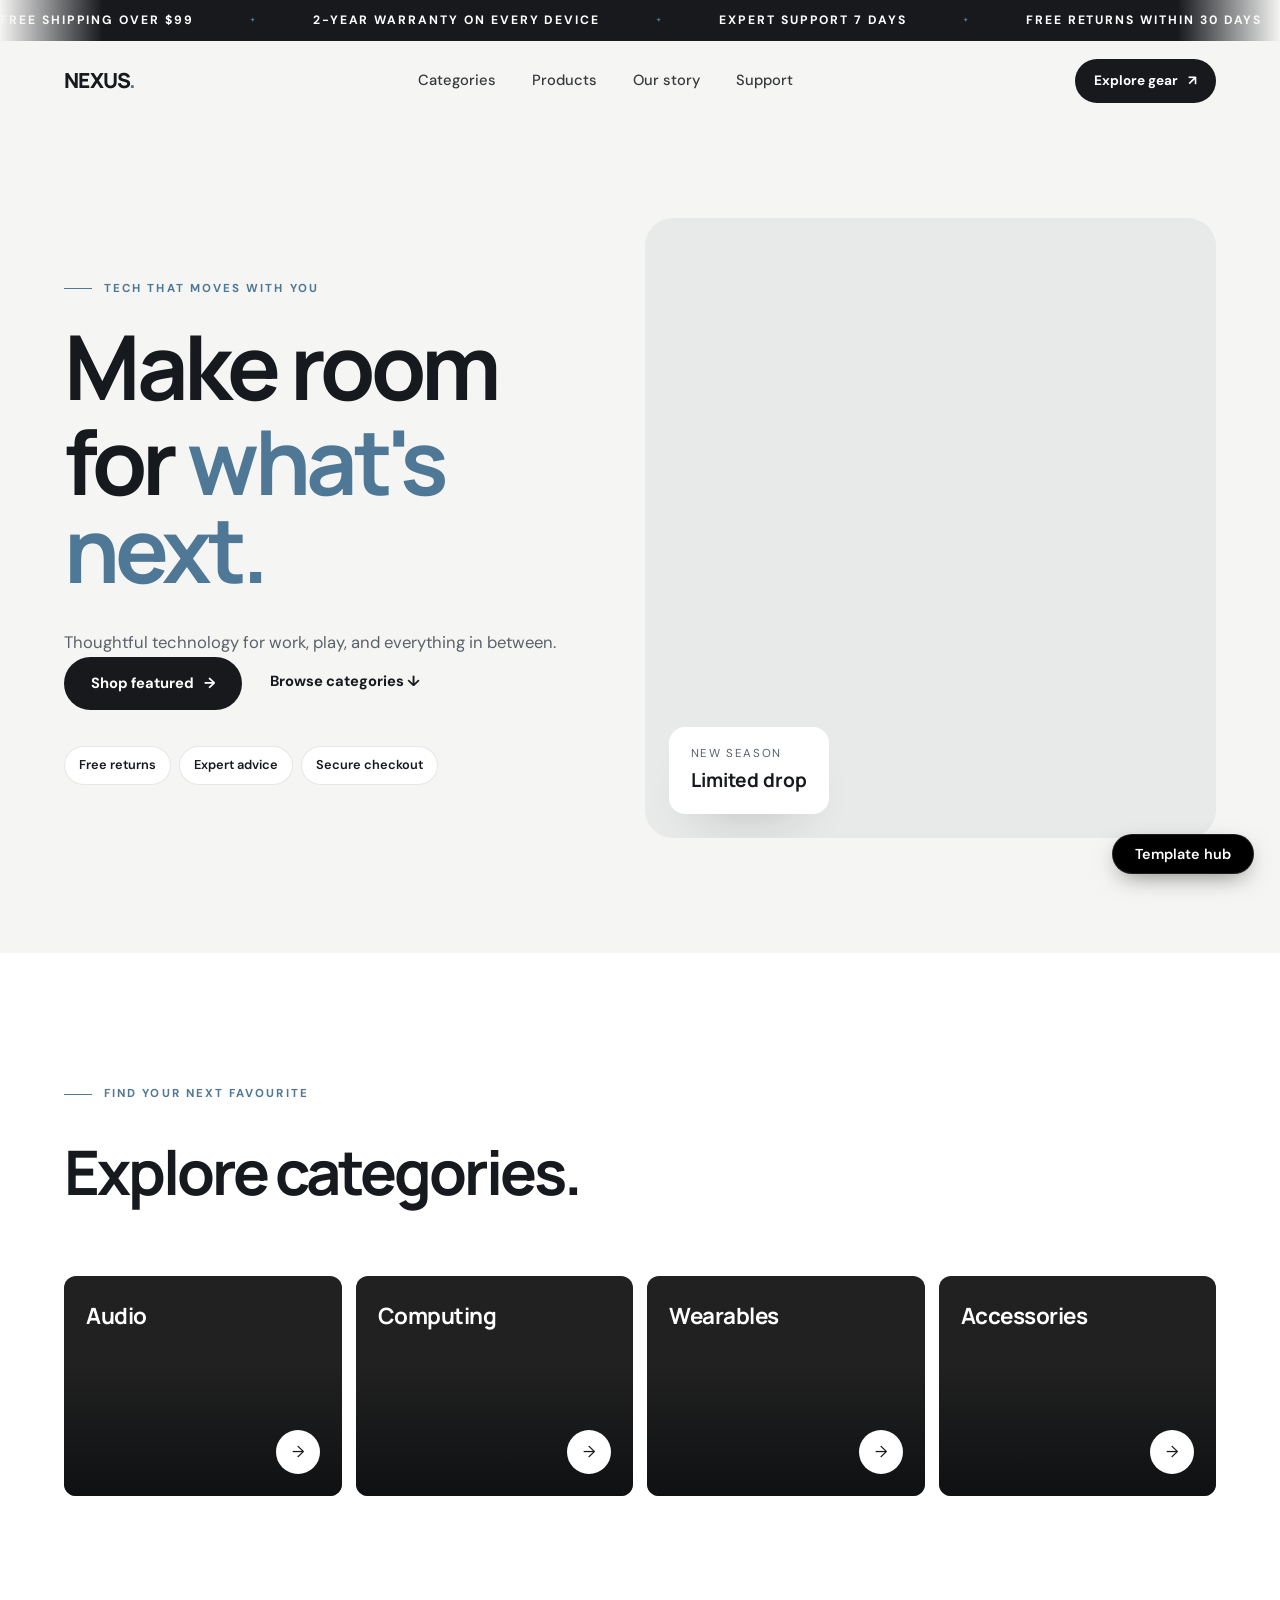
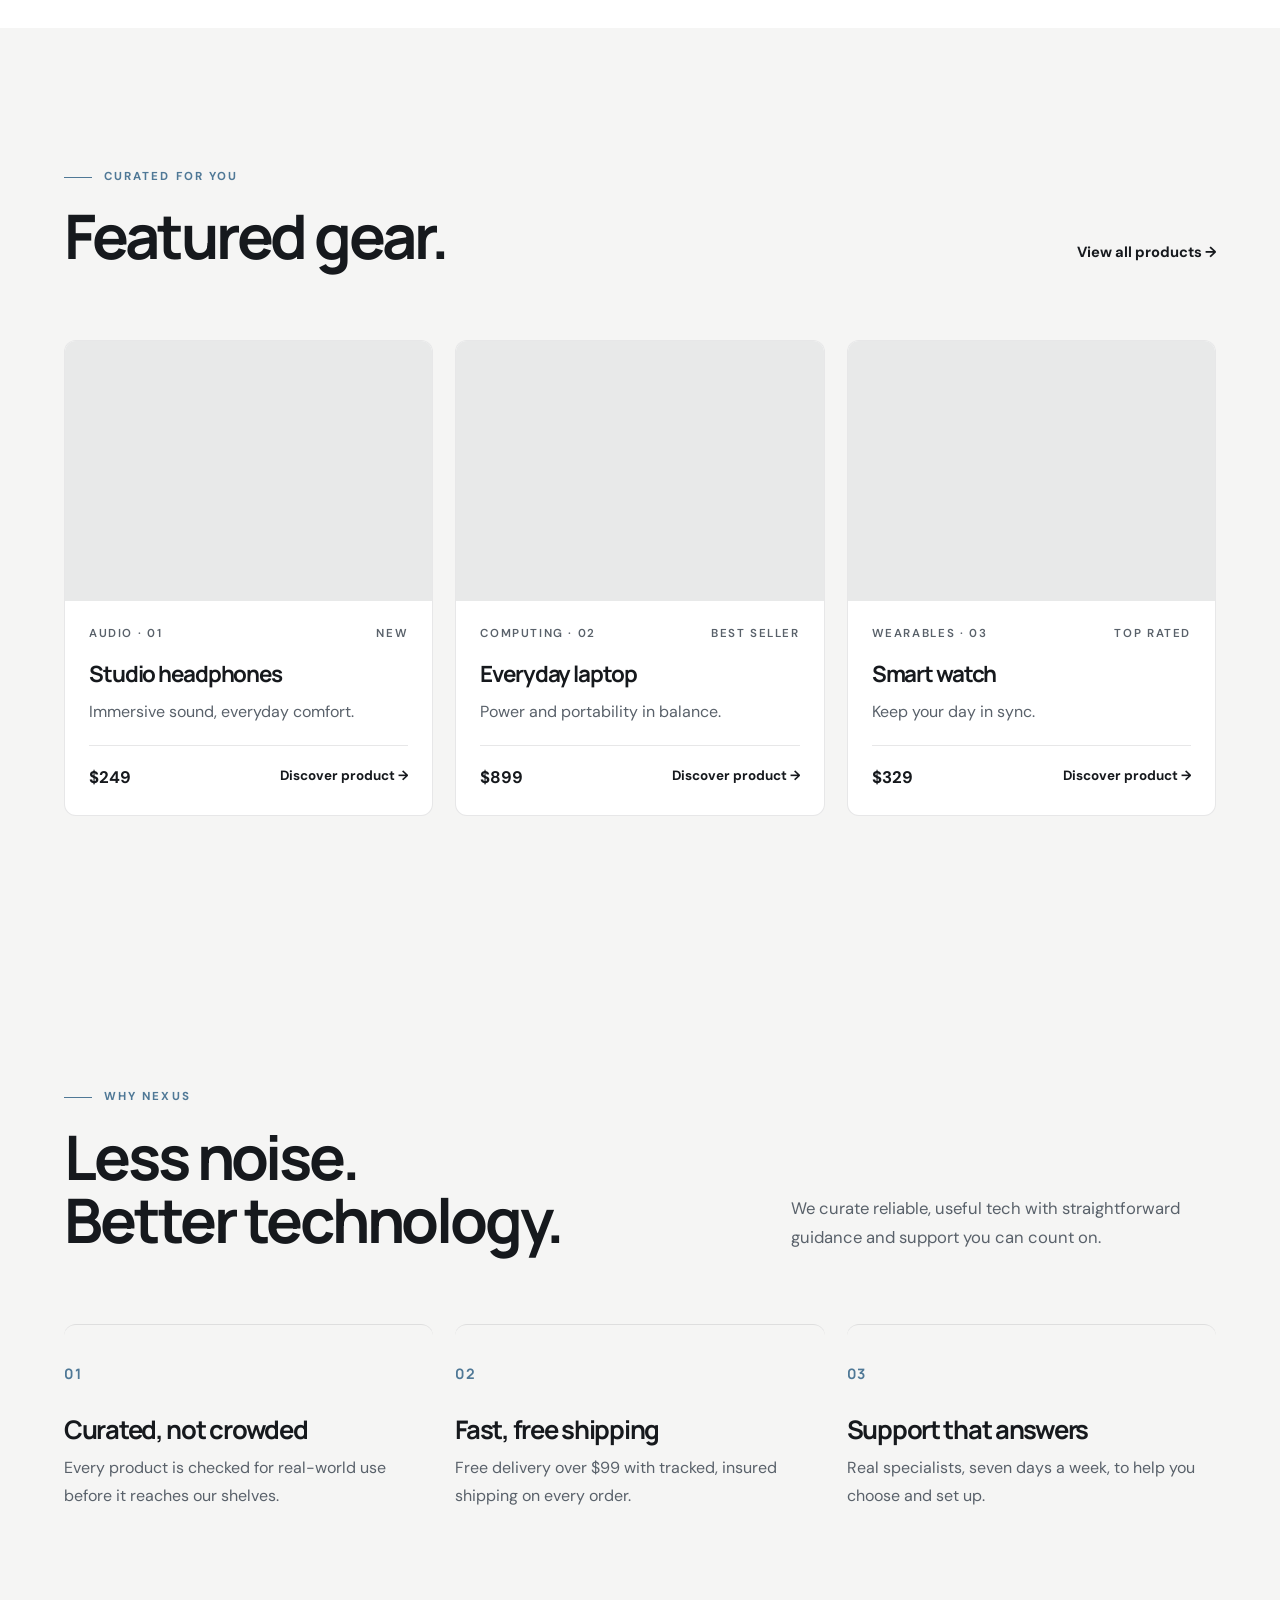
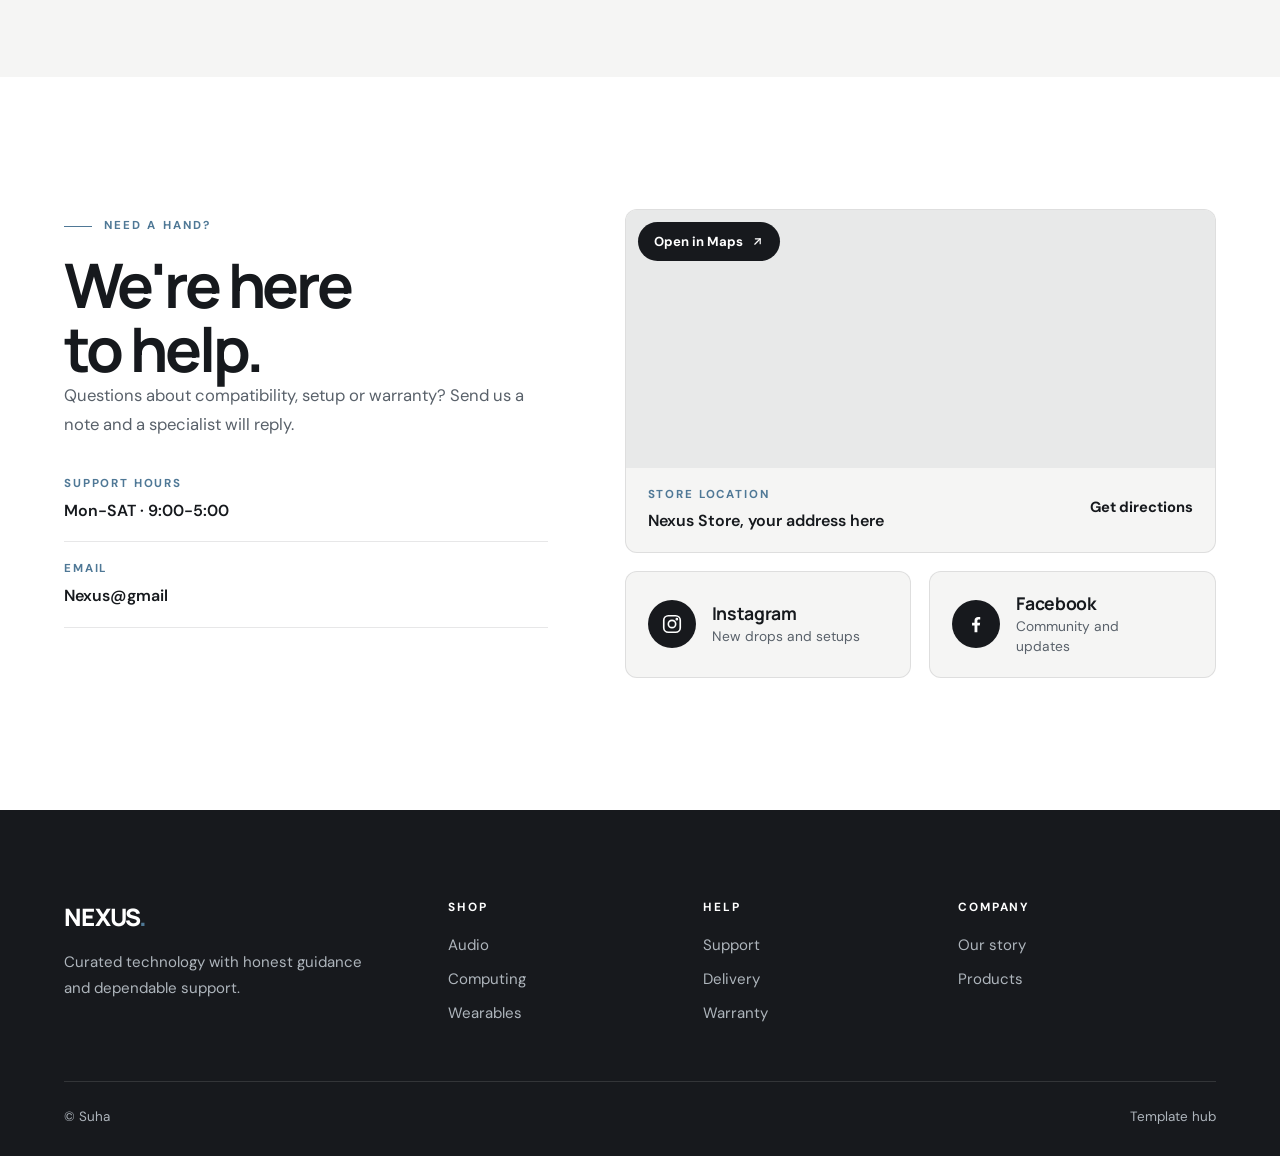
<file: templates/electronics/electronics.html>
<!doctype html>
<html lang="en">
<head>
  <meta charset="utf-8">
  <meta name="viewport" content="width=device-width,initial-scale=1">
  <meta name="description" content="NEXUS - curated technology for work, play and everything in between. Demo template.">
  <title>NEXUS | Electronics</title>
  <script>document.documentElement.classList.add('js')</script>
  <link rel="stylesheet" href="electronics.css">
</head>
<body class="theme-tech">
<a class="skip-link" href="#main">Skip to content</a>

<div class="marquee ticker" aria-label="Store highlights">
  <div class="marquee__track">
    <div class="marquee__group">
      <span>Free shipping over $99</span><span>2-year warranty on every device</span><span>Expert support 7 days</span><span>Free returns within 30 days</span>
    </div>
    <div class="marquee__group" aria-hidden="true">
      <span>Free shipping over $99</span><span>2-year warranty on every device</span><span>Expert support 7 days</span><span>Free returns within 30 days</span>
    </div>
  </div>
</div>

<header class="site-header">
  <div class="container site-header__inner">
    <a class="brand" href="electronics.html">NEXUS<span>.</span></a>
    <nav class="nav-links" id="site-nav" aria-label="Primary">
      <a href="#categories">Categories</a>
      <a href="#products">Products</a>
      <a href="#about">Our story</a>
      <a href="#contact">Support</a>
    </nav>
    <div class="header-actions">
      <a class="btn btn--sm" href="#products">Explore gear <span class="arrow" aria-hidden="true">↗</span></a>
      <button class="menu-toggle" type="button" aria-controls="site-nav" aria-expanded="false" aria-label="Open menu"><span></span><span></span></button>
    </div>
  </div>
</header>

<main id="main">
  <section class="tech-hero">
    <div class="container tech-hero__grid">
      <div>
        <p class="eyebrow" data-hero style="--delay:.1s">Tech that moves with you</p>
        <h1 class="tech-hero__title">
          <span class="line"><span style="--i:0">Make room</span></span>
          <span class="line"><span style="--i:1">for <span class="accent">what's next.</span></span></span>
        </h1>
        <p class="lead" data-hero style="--delay:.7s">Thoughtful technology for work, play, and everything in between.</p>
        <div class="actions" data-hero style="--delay:.85s">
          <a class="btn" href="#products">Shop featured <span class="arrow" aria-hidden="true">→</span></a>
          <a class="text-link" href="#categories">Browse categories ↓</a>
        </div>
        <ul class="chips" data-hero style="--delay:1s">
          <li>Free returns</li>
          <li>Expert advice</li>
          <li>Secure checkout</li>
        </ul>
      </div>
      <div class="tech-hero__media" data-reveal="clip">
        <div class="media bg-tech drift" data-parallax="0.08" role="img" aria-label="Laptop and headphones on a clean desk"></div>
        <div class="tech-float"><span>New season</span><strong>Limited drop</strong></div>
      </div>
    </div>
  </section>

  <section class="section section--alt" id="categories">
    <div class="container">
      <div class="section-head" data-reveal>
        <p class="eyebrow">Find your next favourite</p>
        <h2 class="title">Explore categories.</h2>
      </div>
      <div class="category-grid" data-stagger>
        <a class="cat" href="#products"><span class="media bg-headphones" aria-hidden="true"></span><span class="cat__name">Audio</span><span class="cat__arrow" aria-hidden="true">→</span></a>
        <a class="cat" href="#products"><span class="media bg-laptop" aria-hidden="true"></span><span class="cat__name">Computing</span><span class="cat__arrow" aria-hidden="true">→</span></a>
        <a class="cat" href="#products"><span class="media bg-watch" aria-hidden="true"></span><span class="cat__name">Wearables</span><span class="cat__arrow" aria-hidden="true">→</span></a>
        <a class="cat" href="#products"><span class="media bg-tech" aria-hidden="true"></span><span class="cat__name">Accessories</span><span class="cat__arrow" aria-hidden="true">→</span></a>
      </div>
    </div>
  </section>

  <section class="section" id="products">
    <div class="container">
      <div class="section-head section-head--split">
        <div data-reveal="left">
          <p class="eyebrow">Curated for you</p>
          <h2 class="title">Featured gear.</h2>
        </div>
        <a class="text-link" href="#products" data-reveal="right" style="--delay:.1s;justify-self:end">View all products →</a>
      </div>
      <div class="product-grid" data-stagger>
        <article class="product">
          <div class="product__img"><span class="media bg-headphones" role="img" aria-label="Studio headphones"></span></div>
          <div class="product__body">
            <p class="product__meta"><span>Audio · 01</span><span>New</span></p>
            <h3>Studio headphones</h3>
            <p>Immersive sound, everyday comfort.</p>
            <div class="product__row">
              <span class="product__price">$249</span>
              <a class="text-link" href="#contact">Discover product →</a>
            </div>
          </div>
        </article>
        <article class="product">
          <div class="product__img"><span class="media bg-laptop" role="img" aria-label="Everyday laptop"></span></div>
          <div class="product__body">
            <p class="product__meta"><span>Computing · 02</span><span>Best seller</span></p>
            <h3>Everyday laptop</h3>
            <p>Power and portability in balance.</p>
            <div class="product__row">
              <span class="product__price">$899</span>
              <a class="text-link" href="#contact">Discover product →</a>
            </div>
          </div>
        </article>
        <article class="product">
          <div class="product__img"><span class="media bg-watch" role="img" aria-label="Smart watch"></span></div>
          <div class="product__body">
            <p class="product__meta"><span>Wearables · 03</span><span>Top rated</span></p>
            <h3>Smart watch</h3>
            <p>Keep your day in sync.</p>
            <div class="product__row">
              <span class="product__price">$329</span>
              <a class="text-link" href="#contact">Discover product →</a>
            </div>
          </div>
        </article>
      </div>
    </div>
  </section>

  <section class="section" id="about">
    <div class="container">
      <div class="section-head section-head--split">
        <div data-reveal="left">
          <p class="eyebrow">Why Nexus</p>
          <h2 class="title">Less noise.<br>Better technology.</h2>
        </div>
        <p class="lead" data-reveal="right" style="--delay:.1s">We curate reliable, useful tech with straightforward guidance and support you can count on.</p>
      </div>
      <div class="grid-3 features" data-stagger>
        <div class="card card--plain">
          <span class="card__num">01</span>
          <h3>Curated, not crowded</h3>
          <p>Every product is checked for real-world use before it reaches our shelves.</p>
        </div>
        <div class="card card--plain">
          <span class="card__num">02</span>
          <h3>Fast, free shipping</h3>
          <p>Free delivery over $99 with tracked, insured shipping on every order.</p>
        </div>
        <div class="card card--plain">
          <span class="card__num">03</span>
          <h3>Support that answers</h3>
          <p>Real specialists, seven days a week, to help you choose and set up.</p>
        </div>
      </div>
    </div>
  </section>

  <section class="section section--alt" id="contact">
  <div class="container contact-grid">
 
    <!-- LEFT (unchanged) -->
    <div data-reveal="left">
      <p class="eyebrow">Need a hand?</p>
      <h2 class="title">We're here to help.</h2>
      <p class="lead">Questions about compatibility, setup or warranty? Send us a note and a specialist will reply.</p>
      <dl class="contact-info">
        <div><dt>Support hours</dt><dd>Mon-SAT · 9:00-5:00</dd></div>
        <div><dt>Email</dt><dd>Nexus@gmail</dd></div>
      </dl>
    </div>
 
    <!-- RIGHT: row 1 = store map, row 2 = Instagram + Facebook -->
    <div class="support-stack" data-reveal="right" style="--delay:.15s">
 
      <!-- Row 1: store location -->
      <div class="support-map">
        <div class="support-map__frame">
          <iframe
            title="Nexus store location"
            src="https://www.google.com/maps?q=Your+Store+Address&z=15&output=embed"
            loading="lazy"
            referrerpolicy="no-referrer-when-downgrade"
            allowfullscreen></iframe>
          <a class="support-map__open" href="https://www.google.com/maps/search/?api=1&query=Your+Store+Address" target="_blank" rel="noopener">
            Open in Maps
            <svg width="13" height="13" viewBox="0 0 24 24" fill="none" stroke="currentColor" stroke-width="2.2" stroke-linecap="round" stroke-linejoin="round" aria-hidden="true"><path d="M7 17 17 7"/><path d="M8 7h9v9"/></svg>
          </a>
        </div>
        <div class="support-map__info">
          <div>
            <p class="support-map__label">Store location</p>
            <p class="support-map__addr">Nexus Store, your address here</p>
          </div>
          <a class="text-link support-map__link" href="https://www.google.com/maps/dir/?api=1&destination=Your+Store+Address" target="_blank" rel="noopener">Get directions </a>
        </div>
      </div>
 
      <!-- Row 2: social -->
      <div class="support-social">
        <a class="support-card" href="https://instagram.com/yourhandle" target="_blank" rel="noopener">
          <span class="support-card__icon">
            <svg width="22" height="22" viewBox="0 0 24 24" fill="none" stroke="currentColor" stroke-width="1.8" stroke-linecap="round" stroke-linejoin="round" aria-hidden="true"><rect x="3" y="3" width="18" height="18" rx="5"/><circle cx="12" cy="12" r="4"/><circle cx="17.3" cy="6.7" r=".6" fill="currentColor"/></svg>
          </span>
          <span class="support-card__body">
            <strong>Instagram</strong>
            <span>New drops and setups</span>
          </span>
          <span class="support-card__arrow" aria-hidden="true"></span>
        </a>
 
        <a class="support-card" href="https://facebook.com/yourpage" target="_blank" rel="noopener">
          <span class="support-card__icon">
            <svg width="22" height="22" viewBox="0 0 24 24" fill="currentColor" aria-hidden="true"><path d="M13.5 21v-7.5h2.6l.4-3h-3V8.6c0-.9.3-1.5 1.5-1.5h1.6V4.4c-.3 0-1.2-.1-2.3-.1-2.3 0-3.9 1.4-3.9 4v2.2H7.7v3h2.7V21h3.1z"/></svg>
          </span>
          <span class="support-card__body">
            <strong>Facebook</strong>
            <span>Community and updates</span>
          </span>
          <span class="support-card__arrow" aria-hidden="true"></span>
        </a>
      </div>
 
    </div>
  </div>
</section>
</main>

<footer class="site-footer">
  <div class="container">
    <div class="footer-grid">
      <div>
        <a class="brand" href="electronics.html">NEXUS<span>.</span></a>
        <p class="footer-blurb">Curated technology with honest guidance and dependable support.</p>
      </div>
      <div>
        <h4>Shop</h4>
        <ul>
          <li><a href="#categories">Audio</a></li>
          <li><a href="#categories">Computing</a></li>
          <li><a href="#categories">Wearables</a></li>
        </ul>
      </div>
      <div>
        <h4>Help</h4>
        <ul>
          <li><a href="#contact">Support</a></li>
          <li><a href="#contact">Delivery</a></li>
          <li><a href="#contact">Warranty</a></li>
        </ul>
      </div>
      <div>
        <h4>Company</h4>
        <ul>
          <li><a href="#about">Our story</a></li>
          <li><a href="#products">Products</a></li>
        </ul>
      </div>
    </div>
    <div class="footer-bottom">
      <span>© Suha</span>
      <a href="../index.html">Template hub </a>
    </div>
  </div>
</footer>
<a class="hub-float" href="../index.html" aria-label="Back to template hub">Template hub </a>
<script src="script.js"></script>
</body>
</html>
</file>
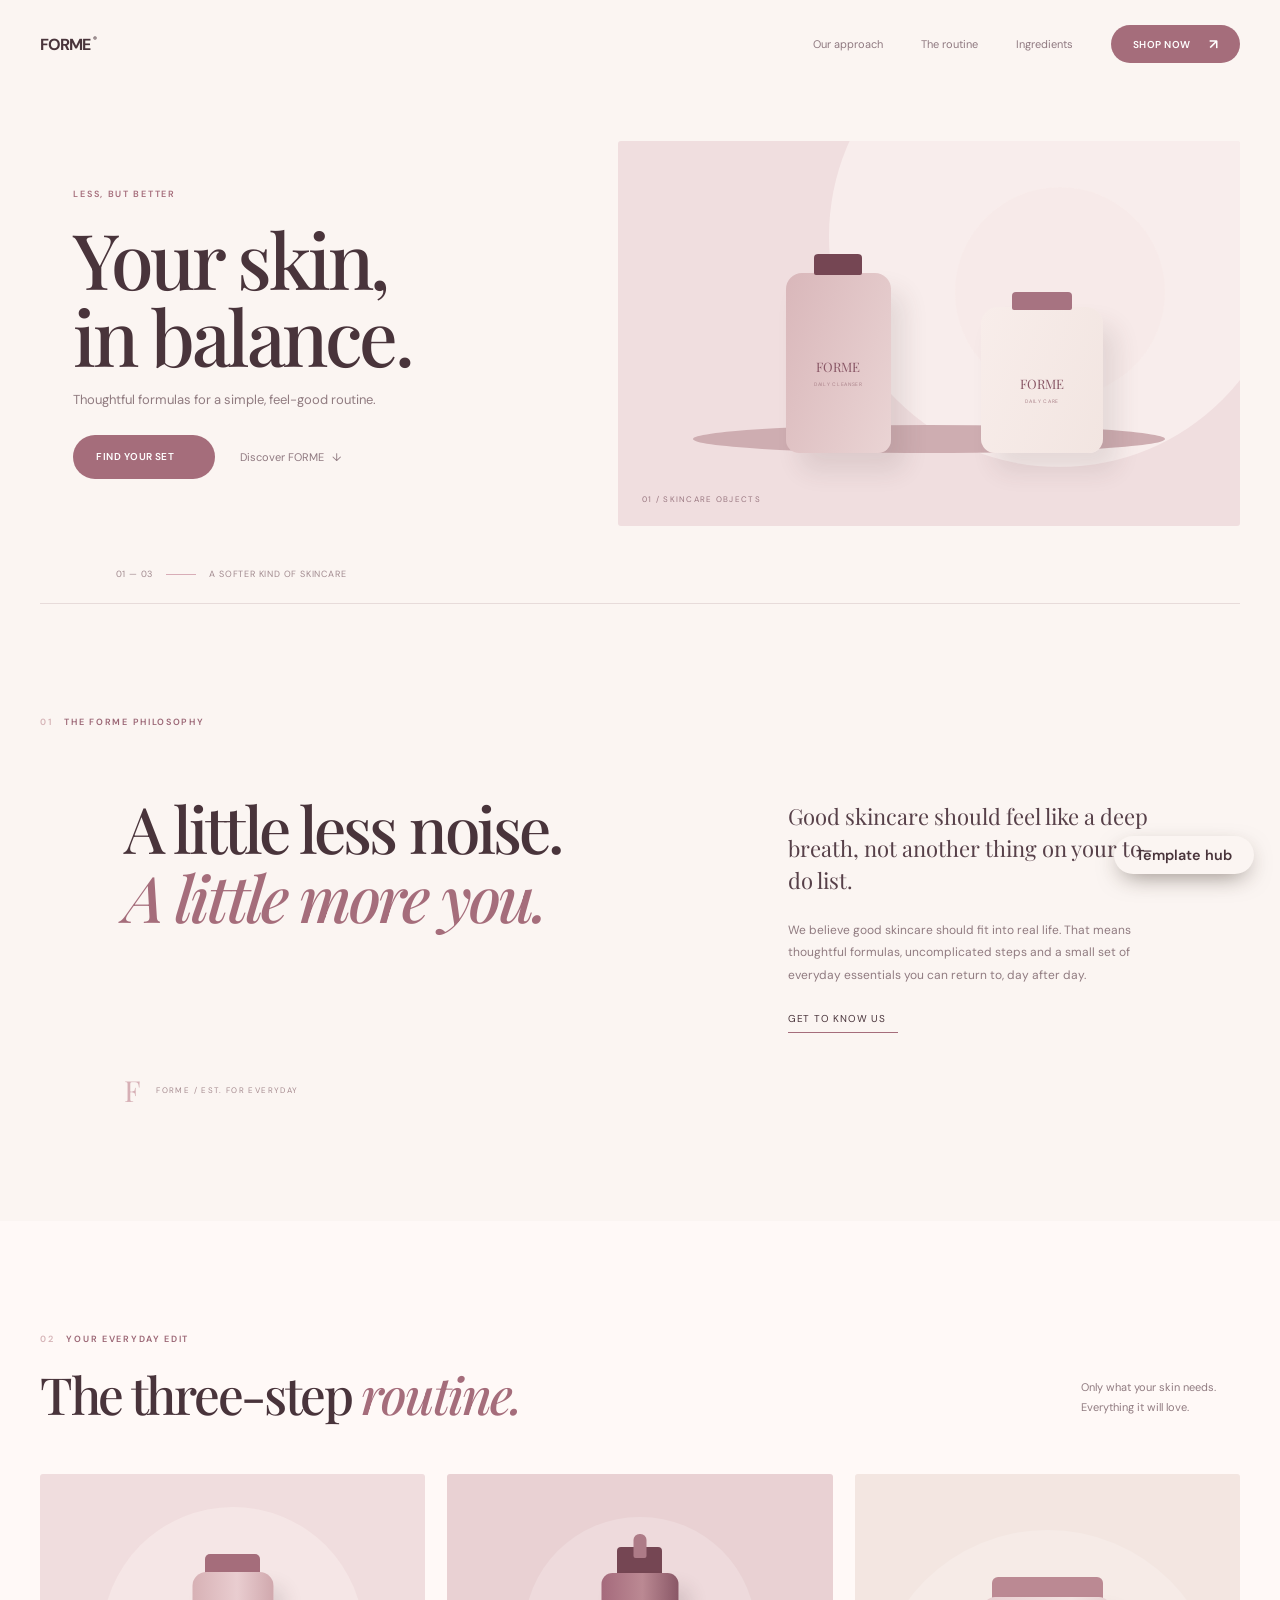
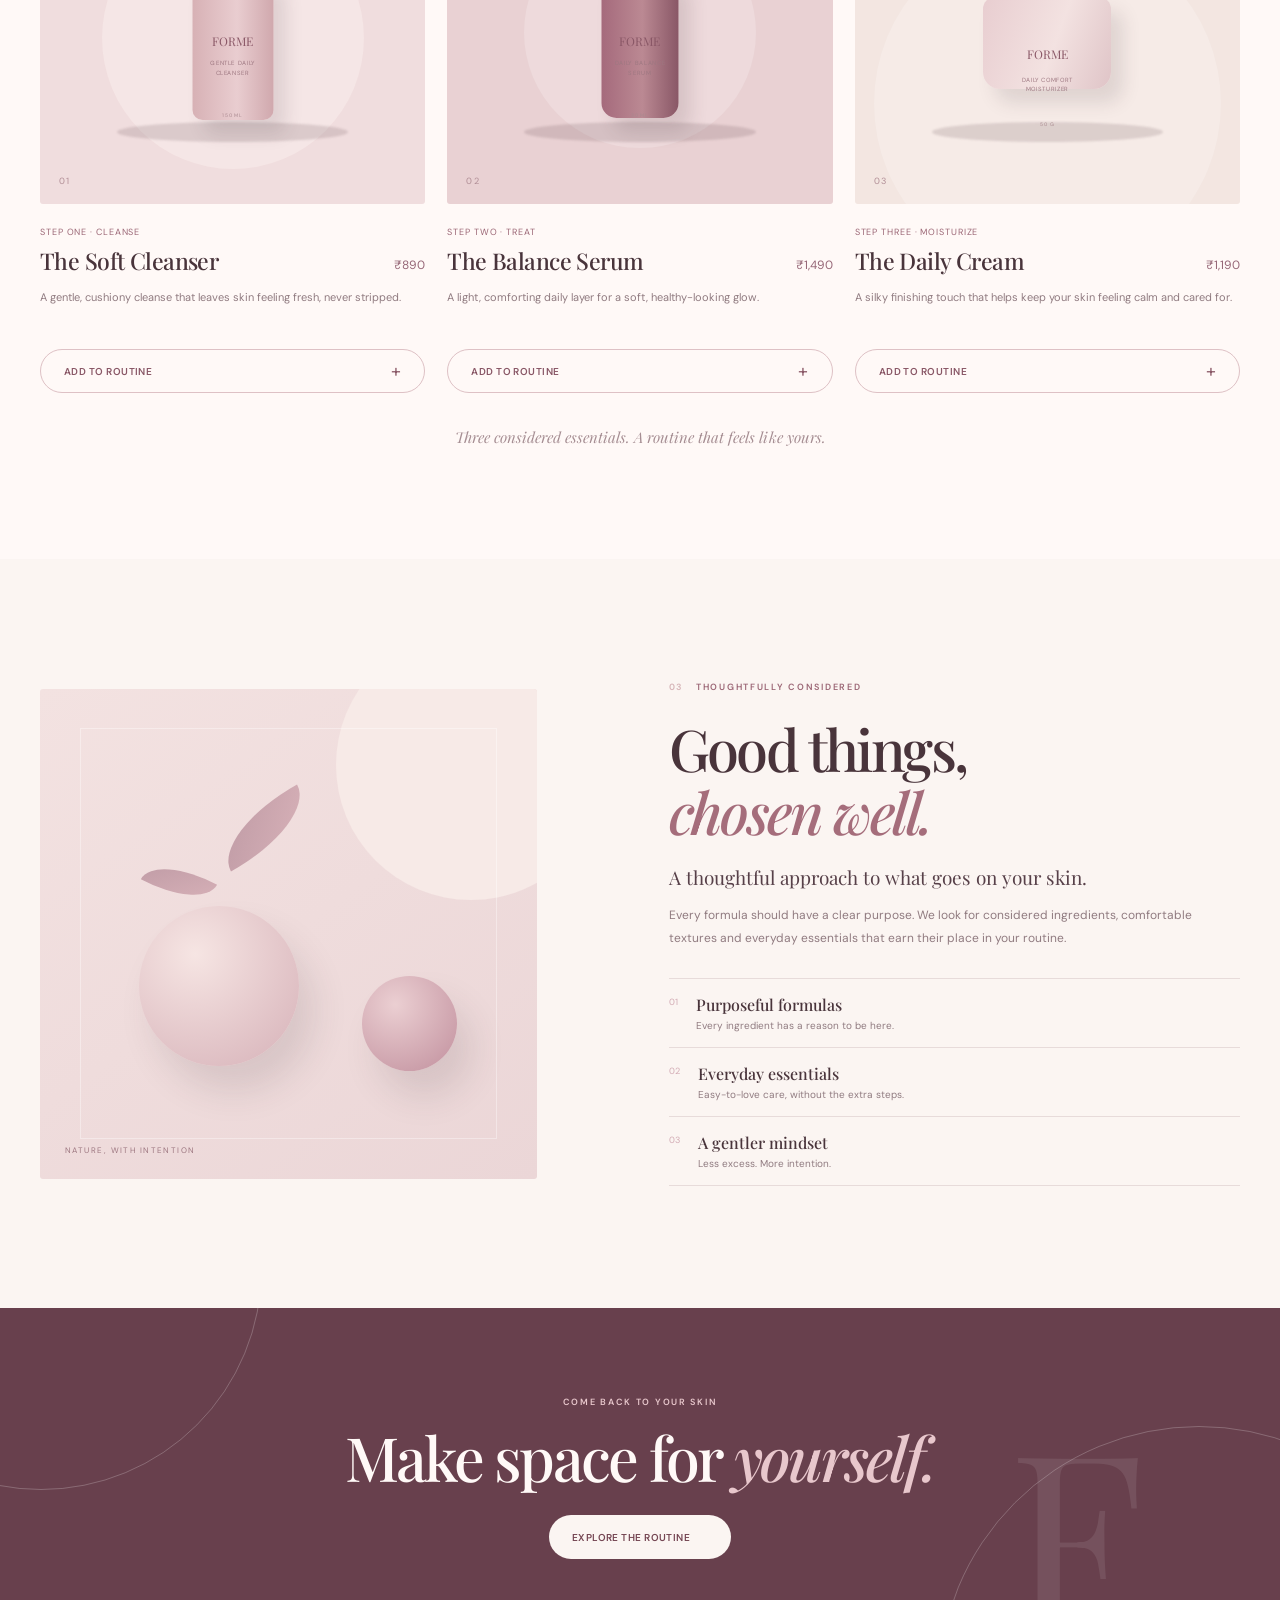
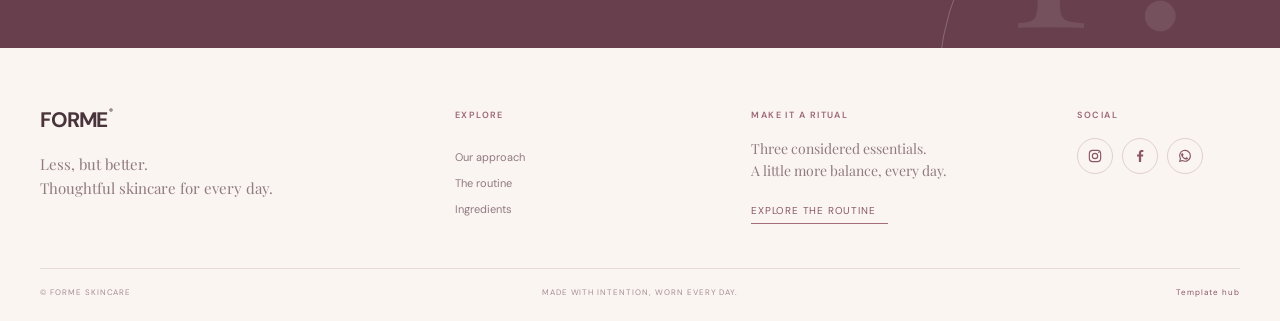
<file: templates/skincare/skin.html>
<!doctype html>
<html lang="en">
<head>
  <meta charset="utf-8">
  <meta name="viewport" content="width=device-width, initial-scale=1">
  <meta name="theme-color" content="#FBF5F2">
  <meta name="description" content="FORME — thoughtful skincare for a simple, feel-good routine.">
  <title>FORME Skin</title>
  <link rel="stylesheet" href="skin.css">
  <script src="skin.js" defer></script>
</head>
<body>
  <header class="site-header" id="top">
    <a class="wordmark" href="#top" aria-label="FORME home">FORME<span>®</span></a>

    <button class="menu-toggle" type="button" aria-label="Open navigation" aria-expanded="false" aria-controls="primary-navigation">
      <span></span><span></span>
    </button>

    <nav class="primary-navigation" id="primary-navigation" aria-label="Main navigation">
      <a href="#approach">Our approach</a>
      <a href="#routine">The routine</a>
      <a href="#ingredients">Ingredients</a>
      <a class="nav-cta" href="#routine">Shop now <span aria-hidden="true">↗</span></a>
    </nav>
  </header>

  <main>
    <section class="hero section-shell" aria-labelledby="hero-title">
      <div class="hero-copy">
        <p class="eyebrow">Less, but better</p>
        <h1 id="hero-title">Your skin,<br>in balance.</h1>
        <p class="hero-description">Thoughtful formulas for a simple, feel-good routine.</p>
        <div class="hero-actions">
          <a class="button button-primary" href="#routine">Find your set <span aria-hidden="true"></span></a>
          <a class="text-link" href="#approach">Discover FORME <span aria-hidden="true">↓</span></a>
        </div>
      </div>

      <div class="hero-art" aria-label="FORME skincare bottles in dusty rose and warm pink tones" role="img">
        <div class="hero-sun"></div>
        <div class="hero-shadow"></div>
        <div class="hero-bottle hero-bottle-tall">
          <span class="bottle-cap"></span>
          <span class="bottle-label">FORME</span>
          <span class="bottle-detail">DAILY CLEANSER</span>
        </div>
        <div class="hero-bottle hero-bottle-short">
          <span class="bottle-cap"></span>
          <span class="bottle-label">FORME</span>
          <span class="bottle-detail">DAILY CARE</span>
        </div>
        <span class="art-caption">01 / SKINCARE OBJECTS</span>
      </div>
      <span class="hero-index">01 — 03 <i></i> A softer kind of skincare</span>
    </section>

    <section class="approach section-shell section-space" id="approach" aria-labelledby="approach-title">
      <div class="section-kicker"><span>01</span> The FORME philosophy</div>
      <div class="approach-content">
        <h2 id="approach-title">A little less noise.<br><em>A little more you.</em></h2>
        <div class="approach-text">
          <p class="lead">Good skincare should feel like a deep breath, not another thing on your to-do list.</p>
          <p>We believe good skincare should fit into real life. That means thoughtful formulas, uncomplicated steps and a small set of everyday essentials you can return to, day after day.</p>
          <a class="underlined-link" href="#ingredients">Get to know us <span aria-hidden="true"></span></a>
        </div>
      </div>
      <div class="approach-note" aria-hidden="true"><span>F</span><span>FORME / EST. FOR EVERYDAY</span></div>
    </section>

    <section class="routine section-shell section-space" id="routine" aria-labelledby="routine-title">
      <div class="section-heading">
        <div>
          <div class="section-kicker"><span>02</span> Your everyday edit</div>
          <h2 id="routine-title">The three-step <em>routine.</em></h2>
        </div>
        <p>Only what your skin needs.<br>Everything it will love.</p>
      </div>

      <div class="product-grid">
        <article class="product-card">
          <div class="product-visual visual-cleanser" aria-label="Soft blush FORME cleanser bottle" role="img">
            <span class="product-cap"></span><span class="product-name">FORME</span><span class="product-type">GENTLE DAILY<br>CLEANSER</span><span class="product-size">150 ML</span>
            <span class="product-number">01</span>
          </div>
          <div class="product-info">
            <div><p class="product-category">Step one · Cleanse</p><h3>The Soft Cleanser</h3></div>
            <span class="product-price">₹890</span>
          </div>
          <p class="product-description">A gentle, cushiony cleanse that leaves skin feeling fresh, never stripped.</p>
          <button class="button button-outline add-button" type="button" data-product="The Soft Cleanser">Add to routine <span aria-hidden="true">+</span></button>
        </article>

        <article class="product-card">
          <div class="product-visual visual-serum" aria-label="Dusty rose FORME serum bottle" role="img">
            <span class="serum-dropper"><i></i></span><span class="product-name">FORME</span><span class="product-type">DAILY BALANCE<br>SERUM</span><span class="product-size">30 ML</span>
            <span class="product-number">02</span>
          </div>
          <div class="product-info">
            <div><p class="product-category">Step two · Treat</p><h3>The Balance Serum</h3></div>
            <span class="product-price">₹1,490</span>
          </div>
          <p class="product-description">A light, comforting daily layer for a soft, healthy-looking glow.</p>
          <button class="button button-outline add-button" type="button" data-product="The Balance Serum">Add to routine <span aria-hidden="true">+</span></button>
        </article>

        <article class="product-card">
          <div class="product-visual visual-moisturizer" aria-label="Warm pink FORME moisturizer jar" role="img">
            <span class="jar-lid"></span><span class="product-name">FORME</span><span class="product-type">DAILY COMFORT<br>MOISTURIZER</span><span class="product-size">50 G</span>
            <span class="product-number">03</span>
          </div>
          <div class="product-info">
            <div><p class="product-category">Step three · Moisturize</p><h3>The Daily Cream</h3></div>
            <span class="product-price">₹1,190</span>
          </div>
          <p class="product-description">A silky finishing touch that helps keep your skin feeling calm and cared for.</p>
          <button class="button button-outline add-button" type="button" data-product="The Daily Cream">Add to routine <span aria-hidden="true">+</span></button>
        </article>
      </div>
      <p class="routine-footnote">Three considered essentials. A routine that feels like yours.</p>
    </section>

    <section class="ingredients section-shell section-space" id="ingredients" aria-labelledby="ingredients-title">
      <div class="ingredient-art" aria-hidden="true">
        <div class="ingredient-orb orb-one"></div>
        <div class="ingredient-orb orb-two"></div>
        <div class="ingredient-leaf leaf-one"></div>
        <div class="ingredient-leaf leaf-two"></div>
        <span class="ingredient-art-label">NATURE, WITH INTENTION</span>
      </div>
      <div class="ingredient-copy">
        <div class="section-kicker"><span>03</span> Thoughtfully considered</div>
        <h2 id="ingredients-title">Good things,<br><em>chosen well.</em></h2>
        <p class="lead">A thoughtful approach to what goes on your skin.</p>
        <p>Every formula should have a clear purpose. We look for considered ingredients, comfortable textures and everyday essentials that earn their place in your routine.</p>
        <div class="value-list">
          <div><span>01</span><p><strong>Purposeful formulas</strong><small>Every ingredient has a reason to be here.</small></p></div>
          <div><span>02</span><p><strong>Everyday essentials</strong><small>Easy-to-love care, without the extra steps.</small></p></div>
          <div><span>03</span><p><strong>A gentler mindset</strong><small>Less excess. More intention.</small></p></div>
        </div>
      </div>
    </section>

    <section class="closing section-shell" aria-label="A note from FORME">
      <p class="eyebrow">Come back to your skin</p>
      <h2>Make space for <em>yourself.</em></h2>
      <a class="button button-light" href="#routine">Explore the routine <span aria-hidden="true"></span></a>
      <span class="closing-mark" aria-hidden="true">F.</span>
    </section>
  </main>

  <footer class="site-footer section-shell">
    <div class="footer-main">
      <div class="footer-brand">
        <a class="wordmark footer-wordmark" href="#top" aria-label="FORME home">FORME<span>®</span></a>
        <p>Less, but better.<br>Thoughtful skincare for every day.</p>
      </div>

      <nav class="footer-links" aria-label="Footer navigation">
        <p class="footer-heading">Explore</p>
        <a href="#approach">Our approach</a>
        <a href="#routine">The routine</a>
        <a href="#ingredients">Ingredients</a>
      </nav>

      <div class="footer-contact">
        <p class="footer-heading">Make it a ritual</p>
        <p>Three considered essentials.<br>A little more balance, every day.</p>
        <a class="footer-shop" href="#routine">Explore the routine <span aria-hidden="true"></span></a>
      </div>

      <div class="footer-social">
        <p class="footer-heading">Social</p>
        <!-- Replace these platform homepages with FORME's official profile URLs. -->
        <div class="footer-social-list">
          <a class="social-link" href="">
            <svg class="social-icon" viewBox="0 0 24 24" aria-hidden="true" focusable="false" fill="none" stroke="currentColor" stroke-width="1.7">
              <rect x="3.5" y="3.5" width="17" height="17" rx="5" />
              <circle cx="12" cy="12" r="4" />
              <circle class="social-icon-dot" cx="17.7" cy="6.6" r="1" />
            </svg>
          </a>
          <a class="social-link" href="">
            <svg class="social-icon" viewBox="0 0 24 24" aria-hidden="true" focusable="false" fill="currentColor">
              <path class="social-icon-filled" d="M13.7 21v-8.2h2.8l.4-3.2h-3.2V7.5c0-.9.3-1.6 1.6-1.6H17V3.1c-.3 0-1.3-.1-2.5-.1-2.5 0-4.2 1.5-4.2 4.3v2.3H7.5v3.2h2.8V21h3.4Z" />
            </svg>
          </a>
          <a class="social-link" href="">
            <svg class="social-icon" viewBox="0 0 24 24" aria-hidden="true" focusable="false" fill="none" stroke="currentColor" stroke-width="1.6" stroke-linecap="round" stroke-linejoin="round">
              <path d="M20.1 11.7a8.1 8.1 0 0 1-12 7.1L4 20l1.2-4a8.1 8.1 0 1 1 14.9-4.3Z" />
              <path fill="currentColor" stroke="none" d="M9 8.2c-.2-.5-.5-.5-.7-.5h-.6c-.2 0-.5.1-.7.4-.3.3-.9.9-.9 2.1s.9 2.4 1 2.6c.1.2 1.8 2.9 4.4 3.9 2.2.9 2.6.7 3.1.7.5-.1 1.5-.6 1.7-1.2.2-.6.2-1.1.1-1.2-.1-.1-.3-.2-.6-.3l-1.7-.8c-.2-.1-.4-.1-.6.2l-.8 1c-.1.2-.3.2-.5.1-.3-.1-1.1-.4-2-1.2-.7-.6-1.2-1.4-1.4-1.7-.1-.2 0-.4.1-.5l.5-.6c.2-.2.2-.3.3-.5.1-.2 0-.4 0-.5L9 8.2Z" />
            </svg>
          </a>
        </div>
      </div>
    </div>

    <div class="footer-bottom">
      <span>©  FORME SKINCARE</span>
      <span>MADE WITH INTENTION, WORN EVERY DAY.</span>
      <a href="../index.html">Template hub </a>
    </div>
  </footer>
  <a class="hub-float" href="../index.html" aria-label="Back to template hub">Template hub </a>

  <div class="toast" role="status" aria-live="polite" aria-atomic="true"></div>
</body>
</html>
</file>
<file: templates/index.css>
/* =========================================================
   1. BASE
   ========================================================= */
*,
*::before,
*::after {
  box-sizing: border-box;
}

:root {
  --bg: #0c0d10;
  --card: #15161a;
  --line: #2a2b31;
  --text: #f5f5f6;
  --muted: #a8a9af;
}

html {
  -webkit-text-size-adjust: 100%;
}

body {
  margin: 0;
  min-height: 100vh;
  background: var(--bg);
  color: var(--text);
  font: 400 16px/1.6 Inter, system-ui, Arial, sans-serif;
  overflow-x: hidden;
}


/* =========================================================
   2. MOTION
   ========================================================= */

/* ---- Ambient glow behind the page ---- */
body::before {
  content: "";
  position: fixed;
  z-index: -1;
  top: -30%;
  left: 50%;
  width: 120vmax;
  height: 120vmax;
  translate: -50% 0;
  background: radial-gradient(closest-side, rgba(255, 81, 72, .14), transparent);
  pointer-events: none;
  animation: glow 14s ease-in-out infinite alternate;
}

@keyframes glow {
  from { transform: translate3d(-6%, 0, 0) scale(1); }
  to   { transform: translate3d(6%, 8%, 0) scale(1.1); }
}

/* ---- Entrance: fade in while moving up. Stagger with --d inline ---- */
@keyframes rise {
  /* "translate" (not "transform") so the card hover lift can still apply
     after the entrance animation has finished */
  from { opacity: 0; translate: 0 24px; }
  to   { opacity: 1; translate: none; }
}

.reveal-in {
  animation: rise 1s cubic-bezier(.22, 1, .36, 1) both;
  animation-delay: var(--d, 0s);
}


/* =========================================================
   3. PAGE HEADER
   ========================================================= */
.hub {
  max-width: 1100px;
  margin: auto;
  padding: 9vh 24px 60px;
}

.eyebrow {
  margin: 0;
  color: #ff5148;
  letter-spacing: .18em;
  font-size: .78rem;
  font-weight: 800;
  text-transform: uppercase;
}

.hub h1 {
  font-size: clamp(2.8rem, 7vw, 5.7rem);
  line-height: .98;
  letter-spacing: -.06em;
  margin: 29px 0;
}
.hub h1 span {
  color: #ff5148;
}

.intro {
  color: var(--muted);
  max-width: 560px;
  line-height: 1.7;
  margin: 0 0 40px;
}


/* =========================================================
   4. CARDS
   =========================================================
   Each card sets its own accent colour inline: style="--swatch:#..." */
.cards {
  display: grid;
  grid-template-columns: repeat(2, minmax(0, 1fr));
  gap: 16px;
}

.card {
  position: relative;
  display: block;
  color: inherit;
  text-decoration: none;
  border: 1px solid var(--line);
  border-radius: 18px;
  padding: 20px 20px 26px;
  background: var(--card);
  overflow: hidden;
  transition:
    transform .55s cubic-bezier(.22, 1, .36, 1),
    border-color .4s,
    box-shadow .55s;
}

/* Accent line that draws across the top on hover */
.card::before {
  content: "";
  position: absolute;
  inset: 0 0 auto;
  height: 3px;
  background: var(--swatch);
  transform: scaleX(0);
  transform-origin: left;
  transition: transform .8s cubic-bezier(.22, 1, .36, 1);
}

.card:hover {
  transform: translateY(-6px);
  border-color: var(--swatch);
  box-shadow: 0 30px 60px -36px var(--swatch);
}
.card:hover::before {
  transform: scaleX(1);
}
.card:focus-visible {
  outline: 2px solid var(--swatch);
  outline-offset: 4px;
}

.card b {
  display: inline-block;
  margin-top: 20px;
  color: var(--swatch);
  font-size: .85rem;
  letter-spacing: .1em;
}
.card h2 {
  font-size: 1.6rem;
  margin: 8px 0 6px;
  letter-spacing: -.02em;
}
.card p {
  margin: 0;
  color: var(--muted);
  line-height: 1.6;
}

/* "Open" link with arrow that nudges up-right on hover */
.go {
  display: inline-flex;
  align-items: center;
  gap: 8px;
  margin-top: 18px;
  font-weight: 700;
}
.go .arrow {
  display: inline-block;
  transition: transform .45s cubic-bezier(.22, 1, .36, 1);
}
.card:hover .go .arrow {
  transform: translate(3px, -3px);
}


/* =========================================================
   5. MINI PREVIEWS  (pure CSS, no external images)
   ========================================================= */
.preview {
  position: relative;
  height: 150px;
  border-radius: 12px;
  overflow: hidden;
  display: grid;
  place-items: center;
  transition: transform .8s cubic-bezier(.22, 1, .36, 1);
}
.preview span {
  font-weight: 800;
  font-size: 1.5rem;
  letter-spacing: -.03em;
  color: #fff;
  text-shadow: 0 2px 14px rgba(0, 0, 0, .25);
}
.preview i {
  font-family: Georgia, serif;
  font-weight: 400;
  font-size: 1.25rem;
  letter-spacing: 0;
}
.card:hover .preview {
  transform: scale(1.03);
}

/* One variant per template */
.preview--auto {
  background: linear-gradient(120deg, #0a0a0b 40%, #f23b33);
}

.preview--agency {
  background: linear-gradient(120deg, #e7ebed, #15263d);
  color: #15263d;
}
.preview--agency span {
  color: #15263d;
  text-shadow: none;
}

.preview--interior {
  background: linear-gradient(120deg, #3a2a1c, #c9a878);
}

.preview--tech {
  background: linear-gradient(120deg, #f5f5f4 30%, #4f7896);
}
.preview--tech span {
  color: #17191d;
  text-shadow: none;
}


.preview--cafe {
    background: linear-gradient(120deg, #f7efe3 20%, #d9bf9c);
}


/* =========================================================
   6. FOOTER NOTE
   ========================================================= */
.note {
  margin-top: 32px;
  font-size: .85rem;
  color: var(--muted);
}


/* =========================================================
   7. RESPONSIVE
   ========================================================= */
@media (max-width: 650px) {
  .cards {
    grid-template-columns: 1fr;
  }
  .hub {
    padding-top: 5vh;
  }
}

/* MOBILE / TABLET SAFETY — prevent horizontal overflow and side-to-side motion. */
@media (max-width: 1024px) {
  html,
  body {
    max-width: 100%;
    overflow-x: clip;
  }

  /* Keep the ambient glow static instead of drifting sideways. */
  body::before {
    animation: none !important;
    transform: none !important;
  }
}

@supports not (overflow: clip) {
  @media (max-width: 1024px) {
    html, body { overflow-x: hidden; }
  }
}

/* =========================================================
   8. TEMPLATE 6 – LUXURY PINK GRADIENT
   ========================================================= */

.preview--skin {
  background: linear-gradient(
    125deg,
    #fff0f5 0%,
    #f3c1d3 30%,
    #df91b1 65%,
    #a95078 100%
  );
  position: relative;
  overflow: hidden;
}

/* Template text */
.preview--skin span {
  color: #54243b !important;
  text-shadow: none;
  font-family: Georgia, serif;
  font-weight: 800;
  letter-spacing: -0.02em;
}

/* Luxury shine effect */
.preview--skin::before {
  content: "";
  position: absolute;
  inset: 0;
  background: linear-gradient(
    110deg,
    transparent 20%,
    rgba(255, 255, 255, 0.35) 50%,
    transparent 75%
  );
  pointer-events: none;
}

/* Card hover accent */
.card:has(.preview--skin) {
  --swatch: #d77b9e;
}
</file>
<file: templates/agency/agency.css>
@import url('https://fonts.googleapis.com/css2?family=DM+Sans:wght@400;500;600;700&family=Manrope:wght@500;700;800&display=swap');

/* ---------- Image sources used by this template ---------- */
.bg-car {
  background-image: url('https://images.unsplash.com/photo-1503376780353-7e6692767b70?auto=format&fit=crop&w=1800&q=85');
}
.bg-studio {
  background-image: url('https://images.unsplash.com/photo-1521737711867-e3b97375f902?auto=format&fit=crop&w=1400&q=85');
}
.bg-interior {
  background-image: url('https://images.unsplash.com/photo-1600210492486-724fe5c67fb0?auto=format&fit=crop&w=1800&q=90');
}
.bg-project {
  background-image: url('https://images.unsplash.com/photo-1600607687939-ce8a6c25118c?auto=format&fit=crop&w=1400&q=85');
}
.bg-tech {
  background-image: url('https://images.unsplash.com/photo-1498049794561-7780e7231661?auto=format&fit=crop&w=1600&q=90');
}
.bg-headphones {
  background-image: url('https://images.unsplash.com/photo-1505740420928-5e560c06d30e?auto=format&fit=crop&w=900&q=85');
}
.bg-laptop {
  background-image: url('https://images.unsplash.com/photo-1496181133206-80ce9b88a853?auto=format&fit=crop&w=900&q=85');
}
.bg-watch {
  background-image: url('https://images.unsplash.com/photo-1523275335684-37898b6baf30?auto=format&fit=crop&w=900&q=85');
}


/* =========================================================
   1. DESIGN TOKENS  (theme classes on <body> override these)
   ========================================================= */
:root {
  /* Layout */
  --gutter: clamp(16px, 5vw, 64px);
  --maxw: 1240px;
  --radius: 14px;

  /* Easing curves */
  --ease-out: cubic-bezier(.22, 1, .36, 1);
  --ease-in-out: cubic-bezier(.65, 0, .35, 1);

  /* Typography */
  --font-body: 'DM Sans', Arial, sans-serif;
  --font-display: Manrope, 'DM Sans', Arial, sans-serif;
  --heading-weight: 800;
  --heading-track: -.045em;

  /* Surfaces */
  --bg: #ffffff;
  --panel: #ffffff;
  --surface: #f4f5f6;
  --surface-2: #e7ebed;

  /* Text */
  --text: #15263d;
  --muted: #586574;

  /* Accent */
  --accent: #15263d;
  --accent-strong: #d4482e;
  --accent-ink: #ffffff;

  /* Borders + form fields */
  --border: rgba(21, 38, 61, .12);
  --field: #ffffff;
  --focus: rgba(212, 72, 46, .25);

  /* Header */
  --header-bg: rgba(255, 255, 255, .85);
  --header-text: #15263d;

  /* Footer */
  --footer-bg: #15263d;
  --footer-text: #c5d0dc;

  /* Effects */
  --card-shadow: 0 30px 60px -32px rgba(0, 0, 0, .35);
}

/* Agency theme: light, navy + coral (class on <body>) */
.theme-agency {
  --bg: #f4f5f6;
  --panel: #f4f5f6;
  --surface: #ffffff;
  --surface-2: #e7ebed;

  --text: #15263d;
  --muted: #586574;

  --accent: #15263d;
  --accent-strong: #d4482e;
  --accent-ink: #ffffff;

  --border: rgba(21, 38, 61, .12);
  --field: #ffffff;
  --focus: rgba(212, 72, 46, .3);

  --header-bg: rgba(244, 245, 246, .86);
  --header-text: #15263d;

  --footer-bg: #15263d;
  --footer-text: #c5d0dc;

  --card-shadow: 0 30px 60px -32px rgba(21, 38, 61, .35);

  --radius: 18px;
}


/* =========================================================
   2. BASE
   ========================================================= */
*,
*::before,
*::after {
  box-sizing: border-box;
}

html {
  scroll-behavior: smooth;
  scroll-padding-top: 96px;
  -webkit-text-size-adjust: 100%;
}

body {
  margin: 0;
  background: var(--bg);
  color: var(--text);
  font: 400 1rem/1.6 var(--font-body);
  -webkit-font-smoothing: antialiased;
  overflow-x: hidden;
}

/* ---------- Floating back-to-hub button ---------- */
.hub-float {
  position: fixed;
  right: clamp(16px, 2vw, 28px);
  bottom: clamp(16px, 2vw, 28px);
  z-index: 900;

  display: inline-flex;
  align-items: center;
  gap: 8px;
  padding: 12px 22px;

  border: 1px solid rgba(255, 255, 255, 0.12);
  border-radius: 999px;
  background: #000;
  color: #fff;
  box-shadow: 0 8px 24px -8px rgba(0, 0, 0, 0.55);

  font-size: 0.9rem;
  font-weight: 600;
  line-height: 1;
  text-decoration: none;

  transition: transform 0.4s ease, box-shadow 0.4s ease;
}

.hub-float:hover {
  transform: translateY(-3px);
  box-shadow: 0 14px 30px -10px rgba(0, 0, 0, 0.65);
}

.hub-float:focus-visible {
  outline: 2px solid #fff;
  outline-offset: 3px;
}

@media (max-width: 480px) {
  .hub-float {
    padding: 10px 16px;
    font-size: 0.82rem;
  }
}

img {
  max-width: 100%;
  display: block;
}

a {
  color: inherit;
  text-decoration: none;
}

h1, h2, h3, h4,
p, ul, dl, dd, blockquote {
  margin: 0;
}

ul {
  padding: 0;
  list-style: none;
}

button,
input,
select,
textarea {
  font: inherit;
  color: inherit;
}

::selection {
  background: var(--accent-strong);
  color: #fff;
}

:focus-visible {
  outline: 2px solid var(--accent-strong);
  outline-offset: 3px;
  border-radius: 4px;
}

.skip-link {
  position: absolute;
  left: -999px;
  top: 12px;
  z-index: 200;
  padding: 10px 16px;
  border-radius: 8px;
  background: var(--accent);
  color: var(--accent-ink);
}
.skip-link:focus {
  left: 12px;
}


.container {
  width: min(var(--maxw), calc(100% - var(--gutter) * 2));
  margin-inline: auto;
}

.section {
  padding: clamp(72px, 11vw, 132px) 0;
  position: relative;
}
.section--alt {
  background: var(--surface);
}

/* Small label above headings */
.eyebrow {
  display: inline-flex;
  align-items: center;
  gap: 12px;
  font-size: .72rem;
  font-weight: 700;
  letter-spacing: .18em;
  text-transform: uppercase;
  color: #15263D;
}
.eyebrow::before {
  content: "";
  width: 28px;
  height: 1px;
  background: currentColor;
}

.title {
  font-family: var(--font-display);
  font-weight: var(--heading-weight);
  font-size: clamp(2.3rem, 4.8vw, 4.2rem);
  line-height: 1.04;
  letter-spacing: var(--heading-track);
  margin-top: 18px;
  text-wrap: balance;
}
.title em {
  font-style: italic;
  color: var(--accent-strong);
}

.lead {
  font-size: clamp(1.02rem, 1.3vw, 1.18rem);
  color: var(--muted);
  line-height: 1.75;
  max-width: 54ch;
}

.section-head {
  display: grid;
  gap: 18px;
  margin-bottom: clamp(40px, 6vw, 72px);
}
.section-head--split {
  grid-template-columns: 1.25fr .75fr;
  align-items: end;
}

.grid-3 {
  display: grid;
  grid-template-columns: repeat(3, 1fr);
  gap: clamp(14px, 2vw, 22px);
}

.actions {
  display: flex;
  flex-wrap: wrap;
  align-items: center;
  gap: 18px 28px;
}

.hero-index {
  position: absolute;
  left: var(--gutter);
  bottom: 28px;
  z-index: 2;
  font-size: .68rem;
  font-weight: 700;
  letter-spacing: .2em;
  color: var(--muted);
}

/* btns and linkkss */
.btn {
  position: relative;
  display: inline-flex;
  align-items: center;
  justify-content: center;
  gap: 10px;
  min-height: 50px;
  padding: 14px 26px;
  border: 1px solid transparent;
  border-radius: 999px;
  background: var(--accent);
  color: var(--accent-ink);
  font-weight: 700;
  font-size: .92rem;
  cursor: pointer;
  overflow: hidden;
  isolation: isolate;
  transition:
    transform .45s var(--ease-out),
    box-shadow .45s var(--ease-out),
    color .35s,
    border-color .35s;
}

/* layer fill aakan */
.btn::before {
  content: "";
  position: absolute;
  inset: 0;
  z-index: -1;
  border-radius: inherit;
  background: black;
  transform: translateY(101%);
  transition: transform .5s var(--ease-out);
}

.btn:hover {
  transform: translateY(-2px);
  box-shadow: 0 18px 30px -16px black;
}
.btn:hover::before {
  transform: none;
}
.btn:active {
  transform: translateY(0) scale(.98);
}

/* Sizes */
.btn--sm {
  min-height: 42px;
  padding: 10px 18px;
  font-size: .85rem;
}
.btn--lg {
  min-height: 58px;
  padding: 18px 34px;
  font-size: 1rem;
}

/* Variants */
.btn--ghost {
  background: transparent;
  color: var(--text);
  border-color: var(--border);
}
.btn--ghost::before {
  background: var(--text);
}
.btn--ghost:hover {
  color: var(--bg);
  box-shadow: none;
}

.btn--light {
  background: #e3c49b;
  color: #241c14;
}
.btn--light::before {
  background: #f7f1e7;
}

/* Arrow icon inside button */
.btn .arrow {
  display: inline-block;
  transition: transform .45s var(--ease-out);
}
.btn:hover .arrow {
  transform: translateX(4px);
}

/* Text link with underline that draws on hover */
.text-link {
  font-weight: 700;
  font-size: .92rem;
  padding-bottom: 4px;
  background: linear-gradient(currentColor, currentColor) left bottom / 0 1px no-repeat;
  transition: background-size .5s var(--ease-out);
}
.text-link:hover {
  background-size: 100% 1px;
}

/* hed and navv */

.site-header {
  position: sticky;
  top: 0;
  z-index: 100;
  background: var(--header-bg);
  color: var(--header-text);
  -webkit-backdrop-filter: blur(16px);
  backdrop-filter: blur(16px);
  border-bottom: 1px solid transparent;
  transition: border-color .4s, box-shadow .4s;
}
.site-header.is-scrolled {
  border-color: var(--border);
  box-shadow: 0 12px 30px -24px rgba(0, 0, 0, .45);
}

.site-header__inner {
  height: 80px;
  display: flex;
  align-items: center;
  justify-content: space-between;
  gap: 24px;
  transition: height .45s var(--ease-out);
}
.site-header.is-scrolled .site-header__inner {
  height: 68px;
}

.brand {
  font-family: var(--font-display);
  font-weight: 800;
  font-size: 1.3rem;
  letter-spacing: -.03em;
  white-space: nowrap;
}
.brand span {
  color: var(--accent-strong);
}

/* desktp */
.nav-links {
  display: flex;
  align-items: center;
  gap: clamp(18px, 3vw, 36px);
  font-size: .92rem;
  font-weight: 500;
}
.nav-links a {
  position: relative;
  padding: 6px 0;
  opacity: .85;
  transition: opacity .3s;
}
.nav-links a::after {
  content: "";
  position: absolute;
  left: 0;
  right: 0;
  bottom: 0;
  height: 1px;
  background: currentColor;
  transform: scaleX(0);
  transform-origin: right;
  transition: transform .5s var(--ease-out);
}
.nav-links a:hover {
  opacity: 1;
}
.nav-links a:hover::after {
  transform: scaleX(1);
  transform-origin: left;
}

.header-actions {
  display: flex;
  align-items: center;
  gap: 12px;
}

/* mobile  */
.menu-toggle {
  display: none;
  position: relative;
  width: 44px;
  height: 44px;
  border: 1px solid var(--border);
  border-radius: 999px;
  background: transparent;
  color: inherit;
  cursor: pointer;
}
.menu-toggle span {
  position: absolute;
  left: 13px;
  right: 13px;
  height: 2px;
  border-radius: 2px;
  background: currentColor;
  transition: transform .45s var(--ease-out), opacity .3s;
}
.menu-toggle span:nth-child(1) { top: 17px; }
.menu-toggle span:nth-child(2) { top: 25px; }

/* Hamburger turns into an X when menu is open */
.site-header.is-open .menu-toggle span:nth-child(1) {
  transform: translateY(4px) rotate(45deg);
}
.site-header.is-open .menu-toggle span:nth-child(2) {
  transform: translateY(-4px) rotate(-45deg);
}


/* animationss */

/* keyss */
/* Fade mov */
@keyframes rise {
  from { opacity: 0; transform: translate3d(0, 28px, 0); }
  to   { opacity: 1; transform: none; }
}

/* Heading line slides up from below (used with overflow:hidden mask) */
@keyframes lineUp {
  from { transform: translate3d(0, 108%, 0); }
  to   { transform: none; }
}

/* Slow zoom-out for background images */
@keyframes drift {
  from { scale: 1.14; }
  to   { scale: 1; }
}

@keyframes fadeIn {
  from { opacity: 0; }
  to   { opacity: 1; }
}

/* Gentle up-and-down floating */
@keyframes float {
  0%, 100% { transform: translate3d(0, 0, 0); }
  50%      { transform: translate3d(0, -12px, 0); }
}

/* Infinite horizontal ticker (track is duplicated, so -50% loops seamlessly) */
@keyframes marquee {
  to { transform: translate3d(-50%, 0, 0); }
}

/* Line draws from left to right */
@keyframes drawX {
  from { transform: scaleX(0); }
  to   { transform: scaleX(1); }
}

@keyframes slideDown {
  0%   { transform: translateY(-100%); }
  100% { transform: translateY(100%); }
}

/* Pulse ripple ring */
@keyframes ping {
  0%        { box-shadow: 0 0 0 0 rgba(255, 255, 255, .6); }
  70%, 100% { box-shadow: 0 0 0 12px rgba(255, 255, 255, 0); }
}

/* Soft breathing glow */
@keyframes glow {
  0%, 100% { opacity: .6; scale: 1; }
  50%      { opacity: 1; scale: 1.12; }
}

/*Hero entrance js illathe */
[data-hero] {
  animation: rise 1.1s var(--ease-out) both;
  animation-delay: var(--delay, 0s);
}

.line {
  display: block;
  overflow: hidden;
  padding-bottom: .08em;
}
.line > span {
  display: inline-block;
  animation: lineUp 1.1s var(--ease-out) both;
  /* delay ayi veran */
  animation-delay: calc(.15s + var(--i, 0) * .16s);
}

.media {
  position: absolute;
  inset: 0;
  background-size: cover;
  background-position: center;
  background-repeat: no-repeat;
}
.media.drift {
  animation: drift 2.8s var(--ease-out) both;
}

.hero-media {
  position: absolute;
  inset: 0;
  overflow: hidden;
  z-index: 0;
  animation: fadeIn 1.6s ease both;
}
/* js undakumbo scroll */
.js [data-reveal] {
  opacity: 0;
  translate: 0 32px;
  transition:
    opacity          .9s  var(--ease-out)    var(--delay, 0s),
    translate        1s   var(--ease-out)    var(--delay, 0s),
    scale            1s   var(--ease-out)    var(--delay, 0s),
    clip-path        1.3s var(--ease-in-out) var(--delay, 0s),
    transform        .6s  var(--ease-out)    var(--delay, 0s),
    box-shadow       .6s  var(--ease-out)    var(--delay, 0s),
    border-color     .4s                     var(--delay, 0s),
    background-color .4s                     var(--delay, 0s),
    color            .4s                     var(--delay, 0s);
}
.js [data-reveal="left"]  { translate: -48px 0; }
.js [data-reveal="right"] { translate: 48px 0; }
.js [data-reveal="scale"] { scale: .92; }

.js [data-reveal].is-visible {
  opacity: 1;
  translate: none;
  scale: none;
}

/* Curtain reveal: an overlay lifts off, so the element itself stays observable */
.js [data-reveal="clip"] {
  opacity: 1;
  translate: none;
  position: relative;
}
.js [data-reveal="clip"]::after {
  content: "";
  position: absolute;
  inset: 0;
  z-index: 3;
  background: var(--surface-2);
  transform-origin: top;
  transition: transform 1.3s var(--ease-in-out) var(--delay, 0s);
  pointer-events: none;
}
.js [data-reveal="clip"].is-visible::after {
  transform: scaleY(0);
}

/*Marquee ticker */
.marquee {
  overflow: hidden;
  white-space: nowrap;
  /* Fades the left and right edges */
  -webkit-mask-image: linear-gradient(90deg, transparent, #000 8%, #000 92%, transparent);
          mask-image: linear-gradient(90deg, transparent, #000 8%, #000 92%, transparent);
}
.marquee__track {
  display: flex;
  width: max-content;
  animation: marquee 32s linear infinite;
}
.marquee:hover .marquee__track {
  animation-play-state: paused;
}
.marquee__group {
  display: flex;
  flex-shrink: 0;
  gap: 56px;
  padding-right: 56px;
}
.marquee__group span {
  display: inline-flex;
  align-items: center;
  gap: 56px;
  font-family: var(--font-display);
  font-weight: var(--heading-weight);
  font-size: clamp(1.5rem, 3vw, 2.5rem);
  letter-spacing: var(--heading-track);
  line-height: 1;
}
.marquee__group span::after {
  content: "✦";
  font-size: .5em;
  color: var(--accent-strong);
}

/*Steps with drawn connector line */
.steps {
  position: relative;
  display: grid;
  grid-template-columns: repeat(3, 1fr);
  gap: clamp(20px, 3vw, 40px);
  padding-top: 40px;
}
.steps__line {
  position: absolute;
  top: 0;
  left: 0;
  right: 0;
  height: 1px;
  background: var(--border);
  overflow: hidden;
}
.steps__line::after {
  content: "";
  position: absolute;
  inset: 0;
  background: var(--accent-strong);
  transform-origin: left;
}
.js .steps__line::after {
  transform: scaleX(0);
}
.js .steps.is-visible .steps__line::after {
  animation: drawX 1.6s var(--ease-in-out) .35s both;
}

.step__num {
  font-family: var(--font-display);
  font-size: .9rem;
  font-weight: 700;
  letter-spacing: .12em;
  color: var(--accent-strong);
}
.step h3 {
  font-family: var(--font-display);
  font-size: clamp(1.5rem, 2.4vw, 2rem);
  font-weight: var(--heading-weight);
  letter-spacing: var(--heading-track);
  margin: 14px 0 10px;
}
.step p {
  color: var(--muted);
  line-height: 1.7;
  max-width: 34ch;
}

.card {
  position: relative;
  background: var(--surface);
  border: 1px solid var(--border);
  border-radius: var(--radius);
  padding: clamp(24px, 3vw, 36px);
  transition:
    transform .6s var(--ease-out),
    box-shadow .6s var(--ease-out),
    border-color .4s,
    background-color .4s,
    color .4s;
}
.card:hover {
  transform: translateY(-8px);
  box-shadow: var(--card-shadow);
  border-color: transparent;
}

.card__num {
  font-family: var(--font-display);
  font-weight: 700;
  font-size: .9rem;
  letter-spacing: .12em;
  color: var(--accent-strong);
}
.card h3 {
  font-family: var(--font-display);
  font-size: clamp(1.35rem, 2vw, 1.6rem);
  font-weight: var(--heading-weight);
  letter-spacing: var(--heading-track);
  margin: 28px 0 10px;
  line-height: 1.15;
}
.card p {
  color: var(--muted);
  line-height: 1.7;
}
.card .text-link {
  display: inline-block;
  margin-top: 22px;
}

/* Card variants */
.card--plain {
  background: transparent;
  border-width: 1px 0 0;
  border-color: var(--border);
  padding-left: 0;
  padding-right: 0;
}
.card--plain:hover {
  transform: translateY(-4px);
  box-shadow: none;
  border-color: var(--accent-strong);
}

.card--line::before {
  content: "";
  position: absolute;
  left: 0;
  right: 0;
  top: -1px;
  height: 2px;
  border-radius: var(--radius) var(--radius) 0 0;
  background: var(--accent-strong);
  transform: scaleX(0);
  transform-origin: left;
  transition: transform .8s var(--ease-out);
}
.card--line:hover::before {
  transform: scaleX(1);
}

/* Agency theme: card turns solid navy on hover */
.theme-agency .card:hover {
  background: var(--accent);
  color: var(--accent-ink);
}
.theme-agency .card:hover p {
  color: rgba(255, 255, 255, .74);
}
.theme-agency .card:hover .card__num {
  color: #ff9a84;
}
/* Text inside the card fades to its hover colour instead of snapping */
.theme-agency .card p,
.theme-agency .card__num {
  transition: color .4s;
}

/* ---- Stats ---- */
.stats {
  border-block: 1px solid var(--border);
}
.stats__grid {
  display: grid;
  grid-template-columns: repeat(3, 1fr);
}
.stat {
  padding: clamp(28px, 4vw, 48px) clamp(16px, 3vw, 36px);
  border-left: 1px solid var(--border);
}
.stat:first-child {
  border-left: 0;
}
.stat strong {
  display: block;
  font-family: var(--font-display);
  font-weight: var(--heading-weight);
  font-size: clamp(2.4rem, 5vw, 4rem);
  letter-spacing: var(--heading-track);
  line-height: 1;
  margin-bottom: 10px;
}
.stat__label {
  color: var(--muted);
  font-size: .92rem;
}

/* ---- Spec list ---- */
.spec-list {
  margin-top: 40px;
}
.spec-list li {
  display: flex;
  justify-content: space-between;
  gap: 16px;
  padding: 18px 0;
  border-bottom: 1px solid var(--border);
}
.spec-list li span {
  color: var(--muted);
}
.spec-list li b {
  font-weight: 700;
  color: var(--accent-strong);
}

/* ---- Quote ---- */
.quote {
  font-family: var(--font-display);
  font-weight: var(--heading-weight);
  font-size: clamp(1.7rem, 3.4vw, 2.8rem);
  line-height: 1.2;
  letter-spacing: var(--heading-track);
  max-width: 26ch;
  margin-top: 24px;
}
.quote-by {
  margin-top: 24px;
  color: var(--muted);
}
.quote-by strong {
  color: var(--text);
}

/* mettaa */
.meta-list {
  margin: 32px 0 36px;
}
.meta-list > div {
  display: flex;
  justify-content: space-between;
  gap: 16px;
  padding: 14px 0;
  border-bottom: 1px solid var(--border);
}
.meta-list dt {
  color: var(--muted);
}
.meta-list dd {
  font-weight: 600;
}

/* forms and contac */
.contact-grid {
  display: grid;
  grid-template-columns: .9fr 1.1fr;
  gap: clamp(40px, 6vw, 96px);
  align-items: start;
}

.contact-info {
  display: grid;
  gap: 18px;
  margin-top: 36px;
}
.contact-info > div {
  padding-bottom: 18px;
  border-bottom: 1px solid var(--border);
}
.contact-info dt {
  font-size: .72rem;
  font-weight: 700;
  letter-spacing: .16em;
  text-transform: uppercase;
  color: var(--accent-strong);
  margin-bottom: 4px;
}
.contact-info dd {
  font-weight: 600;
}

.form {
  display: grid;
  grid-template-columns: 1fr 1fr;
  gap: 14px;
}
.form .full {
  grid-column: 1 / -1;
}

.form input,
.form select,
.form textarea {
  width: 100%;
  padding: 16px 18px;
  border: 1px solid var(--border);
  border-radius: var(--radius);
  background: var(--field);
  transition: border-color .3s, box-shadow .3s;
}

/* Custom dropdown arrow */
.form select {
  appearance: none;
  background-image:
    linear-gradient(45deg, transparent 50%, currentColor 50%),
    linear-gradient(135deg, currentColor 50%, transparent 50%);
  background-position:
    calc(100% - 22px) 52%,
    calc(100% - 16px) 52%;
  background-size: 6px 6px;
  background-repeat: no-repeat;
}

.form textarea {
  min-height: 150px;
  resize: vertical;
}
.form ::placeholder {
  color: var(--muted);
  opacity: .8;
}

.form input:focus,
.form select:focus,
.form textarea:focus {
  outline: none;
  border-color: var(--accent-strong);
  box-shadow: 0 0 0 4px var(--focus);
}

.form .btn {
  justify-self: start;
}

/* Success / error message under the form (JS adds .is-visible) */
.form-message {
  grid-column: 1 / -1;
  min-height: 1.5em;
  font-size: .94rem;
  font-weight: 600;
  color: var(--accent-strong);
  opacity: 0;
  translate: 0 8px;
  transition: opacity .5s, translate .5s var(--ease-out);
}
.form-message.is-visible {
  opacity: 1;
  translate: none;
}

/* footer */
.site-footer {
  background: var(--footer-bg);
  color: var(--footer-text);
  padding: clamp(56px, 8vw, 88px) 0 28px;
  font-size: .94rem;
}
.site-footer .brand {
  color: #fff;
  font-size: 1.5rem;
}
.site-footer h4 {
  margin: 0 0 16px;
  color: #fff;
  font-size: .74rem;
  font-weight: 700;
  letter-spacing: .16em;
  text-transform: uppercase;
}
.site-footer ul {
  display: grid;
  gap: 10px;
}
.site-footer a {
  transition: color .3s;
}
.site-footer a:hover {
  color: #fff;
}

.footer-grid {
  display: grid;
  grid-template-columns: 1.6fr 1fr 1fr 1fr 0.2fr;
  gap: 40px;
}
.footer-blurb {
  margin-top: 14px;
  max-width: 32ch;
  line-height: 1.7;
}
.footer-bottom {
  margin-top: 56px;
  padding-top: 24px;
  border-top: 1px solid rgba(255, 255, 255, .12);
  display: flex;
  justify-content: space-between;
  flex-wrap: wrap;
  gap: 12px;
  font-size: .84rem;
}


/* agency nav */

/* Hero  */
.agency-hero {
  position: relative;
  padding: clamp(48px, 8vw, 96px) 0 clamp(72px, 9vw, 120px);
  overflow: hidden;
}
.agency-hero__grid {
  display: grid;
  grid-template-columns: 1.05fr .95fr;
  gap: clamp(32px, 5vw, 80px);
  align-items: center;
}
.agency-hero__title {
  font-family: var(--font-display);
  font-weight: 800;
  font-size: clamp(3.2rem, 7vw, 6.6rem);
  line-height: .94;
  letter-spacing: -.06em;
  margin: 24px 0 28px;
}
.agency-hero__title em {
  font-style: normal;
  color: var(--muted);
}
.agency-hero__media {
  position: relative;
  min-height: min(620px, 78vh);
  border-radius: 28px;
  overflow: hidden;
  background: var(--surface-2);
}
.agency-hero__media .media {
  inset: 0;
}

/* Floating "now booking" badge with pulsing dot */
.float-badge {
  position: absolute;
  left: 20px;
  bottom: 20px;
  z-index: 2;
  display: flex;
  align-items: center;
  gap: 12px;
  padding: 16px 20px;
  border-radius: 16px;
  background: var(--surface);
  box-shadow: var(--card-shadow);
  font-weight: 700;
  font-size: .9rem;
  animation: float 6s ease-in-out infinite;
}
.float-badge i {
  width: 10px;
  height: 10px;
  border-radius: 50%;
  background: #2fbf71;
  animation: ping 2s infinite;
}

/* ---- Services marquee ---- */
.agency-marquee {
  background: var(--accent);
  color: var(--accent-ink);
  padding: 24px 0;
}
.agency-marquee .marquee__group span::after {
  color: #ff9a84;
}

/* ---- Work grid ---- */
.work-grid {
  display: grid;
  grid-template-columns: repeat(2, 1fr);
  gap: clamp(14px, 2vw, 22px);
}
.work-item {
  position: relative;
  display: flex;
  align-items: flex-end;
  min-height: 340px;
  border-radius: var(--radius);
  overflow: hidden;
  color: #fff;
  isolation: isolate;
}
.work-item--wide {
  grid-column: 1 / -1;
  min-height: 440px;
}
.work-item .media {
  z-index: -2;
  transition: transform 1.2s var(--ease-out);
}
/* Dark gradient so the caption stays readable */
.work-item::after {
  content: "";
  position: absolute;
  inset: 0;
  z-index: -1;
  background: linear-gradient(0deg, rgba(10, 16, 26, .85), rgba(10, 16, 26, .05) 62%);
}
.work-item:hover .media {
  transform: scale(1.06);
}
.work-item__body {
  width: 100%;
  padding: clamp(20px, 3vw, 34px);
}
.work-item__tag {
  font-size: .72rem;
  font-weight: 600;
  letter-spacing: .16em;
  text-transform: uppercase;
  opacity: .85;
}
.work-item h3 {
  font-family: var(--font-display);
  font-size: clamp(1.6rem, 3vw, 2.5rem);
  font-weight: var(--heading-weight);
  letter-spacing: var(--heading-track);
  line-height: 1.05;
  margin-top: 8px;
}

/* ---- Client quote ---- */
.quote-wrap {
  max-width: 980px;
}

/* responsive */

/* ---- Tablet: up to 980px ---- */
@media (max-width: 980px) {
  .footer-grid {
    grid-template-columns: 1fr 1fr;
  }
  .section-head--split {
    grid-template-columns: 1fr;
  }
  .auto-about,
  .contact-grid,
  .project {
    grid-template-columns: 1fr;
  }
  .agency-hero__grid,
  .tech-hero__grid {
    grid-template-columns: 1fr;
  }
  .category-grid {
    grid-template-columns: repeat(2, 1fr);
  }
  .product-grid {
    grid-template-columns: repeat(2, 1fr);
  }
  /* Odd last item spans the full row */
  .product-grid > :last-child:nth-child(odd) {
    grid-column: 1 / -1;
  }
}
/* mob */
@media (max-width: 880px) {
  .menu-toggle {
    display: block;
  }
  .header-actions .btn--sm {
    display: none;
  }

  /* Nav becomes a dropdown panel under the header */
  .nav-links {
    position: absolute;
    top: 100%;
    left: 0;
    right: 0;
    flex-direction: column;
    align-items: stretch;
    gap: 0;
    padding: 8px var(--gutter) 24px;
    background: var(--panel);
    border-bottom: 1px solid var(--border);
    box-shadow: 0 30px 40px -30px rgba(0, 0, 0, .4);
    opacity: 0;
    visibility: hidden;
    transform: translateY(-12px);
    transition:
      opacity .4s,
      transform .5s var(--ease-out),
      visibility .4s;
  }
  .nav-links a {
    padding: 16px 0;
    border-bottom: 1px solid var(--border);
    font-size: 1.05rem;
    opacity: 1;
  }
  .nav-links a::after {
    display: none;
  }
  .site-header.is-open .nav-links {
    opacity: 1;
    visibility: visible;
    transform: none;
  }

  .auto-hero {
    padding-top: 110px;
  }
}

/* ---- Phone: up to 760px ---- */
@media (max-width: 760px) {
  .grid-3,
  .form {
    grid-template-columns: 1fr;
  }
  .form .full {
    grid-column: auto;
  }

  .stats__grid {
    grid-template-columns: 1fr;
  }
  .stat {
    border-left: 0;
    border-top: 1px solid var(--border);
  }
  .stat:first-child {
    border-top: 0;
  }

  .footer-grid {
    /* grid-template-columns: 1fr; */
    text-align: center;
  }


  .steps {
    grid-template-columns: 1fr;
    padding-top: 0;
  }
  .steps__line {
    display: none;
  }
  .step {
    padding-top: 28px;
    border-top: 1px solid var(--border);
  }

  .category-grid,
  .product-grid {
    grid-template-columns: 1fr;
  }
  .product-grid > :last-child:nth-child(odd) {
    grid-column: auto;
  }

  .work-item {
    min-height: 280px;
  }
  .work-item--wide {
    min-height: 340px;
  }
  .interior-hero .vertical-note {
    display: none;
  }
  .tech-float {
    left: 16px;
    bottom: 16px;
  }
  .float-badge {
    left: 12px;
    bottom: 12px;
  }

  .cta-band__inner {
    flex-direction: column;
    align-items: flex-start;
  }
  .hero-index {
    display: none;
  }
}


@media (max-width: 420px) {

    .footer-grid {
    grid-template-columns: 1fr;
    text-align: center;
  }


}




/* ios il run akan motion controll akan */
@media (prefers-reduced-motion: reduce) {
  html {
    scroll-behavior: auto;
  }

  /* Effectively switch off all animations and transitions */
  *,
  *::before,
  *::after {
    animation-duration: .001ms !important;
    animation-iteration-count: 1 !important;
    animation-delay: 0s !important;
    transition-duration: .001ms !important;
    transition-delay: 0s !important;
  }

  .marquee__track {
    animation: none !important;
  }
  .js [data-reveal] {
    opacity: 1;
    translate: none;
    scale: none;
    clip-path: none;
  }
  .js .steps.is-visible .steps__line::after,
  .js .steps__line::after {
    transform: none;
  }
  [data-parallax] {
    transform: none !important;
  }
}

/* =========================================================
   RESPONSIVE QA FIXES — CSS only; preserve the original theme
   ========================================================= */
@media (max-width: 560px) {
  /* Two-column footer links become cramped on narrow phones. */
  .footer-grid {
    grid-template-columns: minmax(0, 1fr);
  }
  .footer-grid > * {
    min-width: 0;
  }
  .form > * {
    min-width: 0;
  }
}

@media (max-width: 480px) {
  /* Keep the persistent hub link usable without covering as much content. */
  .hub-float {
    right: 12px;
    bottom: calc(12px + env(safe-area-inset-bottom, 0px));
    gap: 6px;
    padding: 8px 12px;
    font-size: .76rem;
    max-width: calc(100vw - 24px);
  }
}
/* =========================================================
   MOBILE / TABLET SAFETY — prevent horizontal overflow
   Keep vertical reveals; disable side-to-side motion below 1024px.
   ========================================================= */
@media (max-width: 1024px) {
  html,
  body {
    max-width: 100%;
    overflow-x: clip;
  }

  /* Side entrance reveals become simple fades on mobile/tablet. */
  .js [data-reveal="left"],
  .js [data-reveal="right"] {
    translate: none !important;
  }

  /* Turn the moving ticker into a static, wrapping row of content. */
  .marquee {
    overflow: hidden;
    white-space: normal;
    -webkit-mask-image: none;
    mask-image: none;
  }

  .marquee__track {
    display: block;
    width: 100%;
    max-width: 100%;
    animation: none !important;
    transform: none !important;
  }

  .marquee__group {
    display: flex;
    width: 100%;
    min-width: 0;
    flex: 1 1 100%;
    flex-wrap: wrap;
    justify-content: center;
    gap: 12px 20px;
    padding-right: 0;
    white-space: normal;
  }

  /* The second group only duplicates the ticker for its desktop loop. */
  .marquee__group[aria-hidden="true"] {
    display: none;
  }

  .marquee__group span {
    max-width: 100%;
    gap: 8px;
    white-space: normal;
    font-size: clamp(1rem, 2.8vw, 1.5rem);
  }
}

/* Fallback for older browsers that do not support overflow: clip. */
@supports not (overflow: clip) {
  @media (max-width: 1024px) {
    html,
    body {
      overflow-x: hidden;
    }
  }
}

/* map */

/* .map-container {
    width: 100%;
    max-width: 1250px;
    margin: 10px auto;
    border-radius: 10px;
    overflow: hidden;
  }

  .map-container iframe {
    width: 100%;
    height: 430px;
    display: block;
    border: 0;
  }

  @media (max-width: 480px) {
    .map-container {
      max-width: 100%;
    }

    .map-container iframe {
      height: 160px;
    }

  } */



.map-container {
  width: 100%;
  max-width: 100%;
  height: 450px;
  border-radius: 12px;
  overflow: hidden;
  border: 1px solid rgba(255, 255, 255, 0.12);
  box-shadow: 0 8px 25px rgba(0, 0, 0, 0.25);
  transition: box-shadow 0.3s ease;
}

.map-container:hover {
  box-shadow: 0 12px 35px rgba(0, 0, 0, 0.35);
}

.map-container iframe {
  width: 100%;
  height: 100%;
  display: block;
  border: 0;
}

/* Tablet */
@media (max-width: 768px) {
  .map-container {
    height: 350px;
    border-radius: 10px;
  }
}

/* Mobile */
@media (max-width: 480px) {
  .map-container {
    height: 250px;
    border-radius: 8px;
  }
}
</file>
<file: templates/automotive/automotive.css>
@import url('https://fonts.googleapis.com/css2?family=DM+Sans:wght@400;500;600;700&family=Manrope:wght@500;700;800&display=swap');

:root {
  --gutter: clamp(16px, 5vw, 64px);
  --maxw: 1240px;
  --radius: 8px;

  --ease-out: cubic-bezier(.22, 1, .36, 1);
  --ease-in-out: cubic-bezier(.65, 0, .35, 1);

  --font-body: 'DM Sans', Arial, sans-serif;
  --font-display: Manrope, sans-serif;

  --bg: #0a0a0b;
  --panel: #0a0a0b;
  --surface: #141415;

  --text: #f5f5f6;
  --muted: #a5a5a8;

  --accent: #f23b33;
  --accent-strong: #ff4a42;
  --accent-ink: #ffffff;

  --border: rgba(255, 255, 255, .1);
  --field: #111113;
  --focus: rgba(242, 59, 51, .35);

  --header-bg: rgba(10, 10, 11, .82);
  --header-text: #ffffff;

  --footer-bg: #060607;
  --footer-text: #8d8d92;

  --card-shadow: 0 30px 60px -30px rgba(242, 59, 51, .35);
}


/* =========================================================
   2. BASE
   ========================================================= */
*, *::before, *::after { box-sizing: border-box; }

html {
  scroll-behavior: smooth;
  scroll-padding-top: 96px;
  -webkit-text-size-adjust: 100%;
}

body {
  margin: 0;
  background: var(--bg);
  color: var(--text);
  font: 400 1rem/1.6 var(--font-body);
  -webkit-font-smoothing: antialiased;
  overflow-x: hidden;
}

/* Floating back-to-hub button: stays bottom-right while scrolling */
.hub-float{position:fixed;right:clamp(16px,2vw,28px);bottom:clamp(16px,2vw,28px);z-index:900;display:inline-flex;align-items:center;gap:8px;padding:12px 22px;border-radius:999px;background:#000;color:#fff;border:1px solid rgba(255,255,255,.12);font:600 .9rem/1 var(--font-body);text-decoration:none;box-shadow:0 8px 24px -8px rgba(0,0,0,.55);transition:transform .4s var(--ease-out),box-shadow .4s var(--ease-out)}
.hub-float:hover{transform:translateY(-3px);box-shadow:0 14px 30px -10px rgba(0,0,0,.65)}
.hub-float:focus-visible{outline:2px solid #fff;outline-offset:3px}
@media (max-width:480px){.hub-float{padding:10px 16px;font-size:.82rem}}

img { max-width: 100%; display: block; }
a   { color: inherit; text-decoration: none; }
ul  { padding: 0; list-style: none; }

h1, h2, h3, h4, p, ul, dl, dd { margin: 0; }

button, input, select, textarea { font: inherit; color: inherit; }

::selection { background: var(--accent-strong); color: #fff; }

:focus-visible {
  outline: 2px solid var(--accent-strong);
  outline-offset: 3px;
  border-radius: 4px;
}

.skip-link {
  position: absolute;
  left: -999px;
  top: 12px;
  z-index: 200;
  padding: 10px 16px;
  border-radius: 8px;
  background: var(--accent);
  color: var(--accent-ink);
}
.skip-link:focus { left: 12px; }



/* Display font for all headings and numbers */
.brand, .title, .auto-hero__title, .stat strong, .step__num, .step h3, .svc h3 {
  font-family: var(--font-display);
}
/* Big headings share weight and tracking */
.title, .auto-hero__title, .stat strong, .step h3, .svc h3 {
  font-weight: 800;
  letter-spacing: -.06em;
}

.container {
  width: min(var(--maxw), calc(100% - var(--gutter) * 2));
  margin-inline: auto;
}

.section {
  padding: clamp(72px, 11vw, 132px) 0;
  position: relative;
}
.section--alt { background: var(--surface); }

.section-head {
  display: grid;
  gap: 18px;
  margin-bottom: clamp(40px, 6vw, 72px);
}
.section-head--split {
  grid-template-columns: 1.25fr .75fr;
  align-items: end;
}

/* Small label above headings */
.eyebrow {
  display: inline-flex;
  align-items: center;
  gap: 12px;
  font-size: .72rem;
  font-weight: 700;
  letter-spacing: .18em;
  text-transform: uppercase;
  color: var(--accent-strong);
}
.eyebrow::before {
  content: "";
  width: 28px;
  height: 1px;
  background: currentColor;
}

.title {
  font-size: clamp(2.3rem, 4.8vw, 4.2rem);
  line-height: 1.04;
  margin-top: 18px;
  text-wrap: balance;
}

.lead {
  font-size: clamp(1.02rem, 1.3vw, 1.18rem);
  color: var(--muted);
  line-height: 1.75;
  max-width: 54ch;
}

.actions {
  display: flex;
  flex-wrap: wrap;
  align-items: center;
  gap: 18px 28px;
}


.btn {
  position: relative;
  display: inline-flex;
  align-items: center;
  justify-content: center;
  gap: 10px;
  min-height: 50px;
  padding: 14px 26px;
  border: 1px solid transparent;
  border-radius: 999px;
  background: var(--accent);
  color: var(--accent-ink);
  font-weight: 700;
  font-size: .92rem;
  cursor: pointer;
  overflow: hidden;
  isolation: isolate;
  transition:
    transform .45s var(--ease-out),
    box-shadow .45s var(--ease-out),
    color .35s,
    border-color .35s;
}
/* Fill layer that slides up on hover */
.btn::before {
  content: "";
  position: absolute;
  inset: 0;
  z-index: -1;
  border-radius: inherit;
  background: var(--accent-strong);
  transform: translateY(101%);
  transition: transform .5s var(--ease-out);
}
.btn:hover {
  transform: translateY(-2px);
  box-shadow: 0 18px 30px -16px var(--accent-strong);
}
.btn:hover::before { transform: none; }
.btn:active { transform: translateY(0) scale(.98); }

.btn--sm { min-height: 42px; padding: 10px 18px; font-size: .85rem; }
.btn--lg { min-height: 58px; padding: 18px 34px; font-size: 1rem; }

.btn .arrow {
  display: inline-block;
  transition: transform .45s var(--ease-out);
}
.btn:hover .arrow { transform: translateX(4px); }

/* Underline draws in on hover */
.text-link {
  font-weight: 700;
  font-size: .92rem;
  padding-bottom: 4px;
  background: linear-gradient(currentColor, currentColor) left bottom / 0 1px no-repeat;
  transition: background-size .5s var(--ease-out);
}
.text-link:hover { background-size: 100% 1px; }


/* =========================================================
   5. HEADER + NAV
   ========================================================= */
.site-header {
  position: sticky;
  top: 0;
  z-index: 100;
  background: var(--header-bg);
  color: var(--header-text);
  -webkit-backdrop-filter: blur(16px);
  backdrop-filter: blur(16px);
  border-bottom: 1px solid transparent;
  transition: border-color .4s, box-shadow .4s;
}
.site-header.is-scrolled {
  border-color: var(--border);
  box-shadow: 0 12px 30px -24px rgba(0, 0, 0, .45);
}

.site-header__inner {
  height: 80px;
  display: flex;
  align-items: center;
  justify-content: space-between;
  gap: 24px;
  transition: height .45s var(--ease-out);
}
.site-header.is-scrolled .site-header__inner { height: 68px; }

.brand {
  font-weight: 800;
  font-size: 1.3rem;
  letter-spacing: -.03em;
  white-space: nowrap;
}
.brand span { color: var(--accent-strong); }

.nav-links {
  display: flex;
  align-items: center;
  gap: clamp(18px, 3vw, 36px);
  font-size: .92rem;
  font-weight: 500;
}
.nav-links a {
  position: relative;
  padding: 6px 0;
  opacity: .85;
  transition: opacity .3s;
}
/* Underline that draws in on hover */
.nav-links a::after {
  content: "";
  position: absolute;
  left: 0;
  right: 0;
  bottom: 0;
  height: 1px;
  background: currentColor;
  transform: scaleX(0);
  transform-origin: right;
  transition: transform .5s var(--ease-out);
}
.nav-links a:hover { opacity: 1; }
.nav-links a:hover::after {
  transform: scaleX(1);
  transform-origin: left;
}

.header-actions {
  display: flex;
  align-items: center;
  gap: 12px;
}

/* Hamburger (hidden on desktop) */
.menu-toggle {
  display: none;
  position: relative;
  width: 44px;
  height: 44px;
  border: 1px solid var(--border);
  border-radius: 999px;
  background: transparent;
  color: inherit;
  cursor: pointer;
}
.menu-toggle span {
  position: absolute;
  left: 13px;
  right: 13px;
  height: 2px;
  border-radius: 2px;
  background: currentColor;
  transition: transform .45s var(--ease-out), opacity .3s;
}
.menu-toggle span:nth-child(1) { top: 17px; }
.menu-toggle span:nth-child(2) { top: 25px; }

/* Turns into an X when open */
.site-header.is-open .menu-toggle span:nth-child(1) { transform: translateY(4px) rotate(45deg); }
.site-header.is-open .menu-toggle span:nth-child(2) { transform: translateY(-4px) rotate(-45deg); }


/* =========================================================
   6. MOTION
   ========================================================= */
@keyframes rise {
  from { opacity: 0; transform: translate3d(0, 28px, 0); }
  to   { opacity: 1; transform: none; }
}
@keyframes lineUp {
  from { transform: translate3d(0, 108%, 0); }
  to   { transform: none; }
}
@keyframes drift {
  from { scale: 1.14; }
  to   { scale: 1; }
}
@keyframes fadeIn {
  from { opacity: 0; }
  to   { opacity: 1; }
}
@keyframes drawX {
  from { transform: scaleX(0); }
  to   { transform: scaleX(1); }
}
@keyframes glow {
  0%, 100% { opacity: .6; scale: 1; }
  50%      { opacity: 1; scale: 1.12; }
}

/* Hero entrance: stagger set inline with --delay (see HTML) */
[data-hero] {
  animation: rise 1.1s var(--ease-out) both;
  animation-delay: var(--delay, 0s);
}

/* Heading lines slide up one after another: --i = line index */
.line {
  display: block;
  overflow: hidden;
  padding-bottom: .08em;
}
.line > span {
  display: inline-block;
  animation: lineUp 1.1s var(--ease-out) both;
  animation-delay: calc(.15s + var(--i, 0) * .16s);
}

/* Scroll reveal: JS adds .is-visible when the element enters the viewport */
.js [data-reveal] {
  opacity: 0;
  translate: 0 32px;
  /* Reveal props use --delay for the stagger.
     transform / shadow / border are for hover on revealed cards (.svc),
     so they must not wait for the delay. */
  transition:
    opacity      .9s var(--ease-out) var(--delay, 0s),
    translate    1s  var(--ease-out) var(--delay, 0s),
    transform    .6s var(--ease-out),
    box-shadow   .6s var(--ease-out),
    border-color .4s;
}
.js [data-reveal="left"]  { translate: -48px 0; }
.js [data-reveal="right"] { translate: 48px 0; }
.js [data-reveal].is-visible {
  opacity: 1;
  translate: none;
}



.auto-hero {
  position: relative;
  min-height: min(100svh, 920px);
  display: flex;
  align-items: center;
  padding: 120px 0 96px;
  overflow: hidden;
  isolation: isolate;
}
/* Dark gradient over the photo so text stays readable */
.auto-hero::after {
  content: "";
  position: absolute;
  inset: 0;
  z-index: 1;
  background: linear-gradient(90deg, var(--bg) 4%, rgba(10, 10, 11, .8) 45%, rgba(10, 10, 11, .2) 100%);
}
.auto-hero .container {
  position: relative;
  z-index: 2;
}

.hero-media {
  position: absolute;
  inset: 0;
  overflow: hidden;
  z-index: 0;
  animation: fadeIn 1.6s ease both;
}
.media {
  position: absolute;
  inset: 0;
  background-size: cover;
  background-position: center;
  background-repeat: no-repeat;
}
.media.drift { animation: drift 2.8s var(--ease-out) both; }
.auto-hero .hero-media .media { inset: -10% 0; }   /* extra height for parallax */

.bg-car {
  background-image: url('images/car.avif');
}

.auto-hero__title {
  font-size: clamp(3.4rem, 8vw, 7.4rem);
  line-height: .92;
  margin: 24px 0 28px;
}
.auto-hero__title em {
  font-style: normal;
  color: var(--accent);
}
.auto-hero .lead { margin-bottom: 40px; }

.hero-index {
  position: absolute;
  left: var(--gutter);
  bottom: 28px;
  z-index: 2;
  font-size: .68rem;
  font-weight: 700;
  letter-spacing: .2em;
  color: var(--muted);
}
/* stack about */
.stats { border-block: 1px solid var(--border); }
.stats__grid {
  display: grid;
  grid-template-columns: repeat(3, 1fr);
}
.stat {
  padding: clamp(28px, 4vw, 48px) clamp(16px, 3vw, 36px);
  border-left: 1px solid var(--border);
}
.stat:first-child { border-left: 0; }
.stat strong {
  display: block;
  font-size: clamp(2.4rem, 5vw, 4rem);
  line-height: 1;
  margin-bottom: 10px;
}
.stat__label {
  color: var(--muted);
  font-size: .92rem;
}

.auto-about {
  display: grid;
  grid-template-columns: 1.1fr .9fr;
  gap: clamp(40px, 6vw, 96px);
  align-items: end;
}

.spec-list { margin-top: 40px; }
.spec-list li {
  display: flex;
  justify-content: space-between;
  gap: 16px;
  padding: 18px 0;
  border-bottom: 1px solid var(--border);
}
.spec-list li span { color: var(--muted); }
.spec-list li b {
  font-weight: 700;
  color: var(--accent-strong);
}

/* service card */
.svc-grid {
  display: grid;
  grid-template-columns: repeat(3, 1fr);
  gap: clamp(16px, 2vw, 24px);
}

.svc {
  position: relative;
  display: flex;
  flex-direction: column;
  background: var(--bg);
  border: 1px solid var(--border);
  border-radius: var(--radius);
  overflow: hidden;
  transition:
    transform .6s var(--ease-out),
    border-color .4s,
    box-shadow .6s var(--ease-out);
}
.svc:hover {
  transform: translateY(-6px);
  border-color: var(--accent-strong);
  box-shadow: var(--card-shadow);
}

/* Photo on top, fading into the card body */
.svc__media {
  position: relative;
  height: 250px;
  overflow: hidden;
  background: linear-gradient(135deg, #1d1d20, #0c0c0e);
}
.svc__media::after {
  content: "";
  position: absolute;
  inset: 0;
  background: linear-gradient(0deg, var(--bg) 0%, rgba(10, 10, 11, .5) 35%, rgba(10, 10, 11, 0) 70%);
}
.svc__img {
  width: 100%;
  height: 100%;
  object-fit: cover;
  object-position: center 55%;
  transition: transform 1.2s var(--ease-out);
}
.svc:hover .svc__img { transform: scale(1.06); }

.svc__body {
  position: relative;
  z-index: 1;
  margin-top: -64px;
  padding: 0 24px 26px;
}
.svc__num {
  display: block;
  font-size: .72rem;
  font-weight: 700;
  letter-spacing: .16em;
  color: var(--accent-strong);
}
.svc h3 {
  font-size: clamp(1.3rem, 2vw, 1.5rem);
  line-height: 1.15;
  margin-top: 8px;
}
.svc__line {
  display: block;
  width: 36px;
  height: 2px;
  margin: 14px 0;
  background: var(--accent-strong);
  transition: width .6s var(--ease-out);
}
.svc:hover .svc__line { width: 72px; }
.svc p {
  color: var(--muted);
  line-height: 1.65;
  font-size: .95rem;
}
.svc .text-link {
  display: inline-block;
  margin-top: 18px;
}


.steps {
  position: relative;
  display: grid;
  grid-template-columns: repeat(3, 1fr);
  gap: clamp(20px, 3vw, 40px);
  padding-top: 40px;
}
.steps__line {
  position: absolute;
  top: 0;
  left: 0;
  right: 0;
  height: 1px;
  background: var(--border);
  overflow: hidden;
}
/* Accent line draws across when the steps scroll into view */
.steps__line::after {
  content: "";
  position: absolute;
  inset: 0;
  background: var(--accent-strong);
  transform-origin: left;
}
.js .steps__line::after { transform: scaleX(0); }
.js .steps.is-visible .steps__line::after {
  animation: drawX 1.6s var(--ease-in-out) .35s both;
}

.step__num {
  font-size: .9rem;
  font-weight: 700;
  letter-spacing: .12em;
  color: var(--accent-strong);
}
.step h3 {
  font-size: clamp(1.5rem, 2.4vw, 2rem);
  margin: 14px 0 10px;
}
.step p {
  color: var(--muted);
  line-height: 1.7;
  max-width: 34ch;
}

.cta-band {
  position: relative;
  overflow: hidden;
  isolation: isolate;
  padding: clamp(72px, 9vw, 110px) 0;
  background: var(--surface);
  border-block: 1px solid var(--border);
}
/* Breathing red glow in the corner */
.cta-band::before {
  content: "";
  position: absolute;
  right: -12%;
  top: -40%;
  width: 60%;
  aspect-ratio: 1;
  z-index: -1;
  border-radius: 50%;
  background: radial-gradient(circle, rgba(242, 59, 51, .4), transparent 65%);
  animation: glow 7s ease-in-out infinite;
}
.cta-band__inner {
  display: flex;
  justify-content: space-between;
  align-items: center;
  flex-wrap: wrap;
  gap: 32px;
}


.contact-grid {
  display: grid;
  grid-template-columns: .9fr 1.1fr;
  gap: clamp(40px, 6vw, 96px);
  align-items: start;
}

.contact-info {
  display: grid;
  gap: 18px;
  margin-top: 36px;
}
.contact-info > div {
  padding-bottom: 18px;
  border-bottom: 1px solid var(--border);
}
.contact-info dt {
  font-size: .72rem;
  font-weight: 700;
  letter-spacing: .16em;
  text-transform: uppercase;
  color: var(--accent-strong);
  margin-bottom: 4px;
}
.contact-info dd { font-weight: 600; }

.form {
  display: grid;
  grid-template-columns: 1fr 1fr;
  gap: 14px;
}
.form .full { grid-column: 1 / -1; }

.form input,
.form select,
.form textarea {
  width: 100%;
  padding: 16px 18px;
  border: 1px solid var(--border);
  border-radius: var(--radius);
  background: var(--field);
  transition: border-color .3s, box-shadow .3s;
}
.form input:focus,
.form select:focus,
.form textarea:focus {
  outline: none;
  border-color: var(--accent-strong);
  box-shadow: 0 0 0 4px var(--focus);
}
.form ::placeholder {
  color: var(--muted);
  opacity: .8;
}
.form textarea {
  min-height: 150px;
  resize: vertical;
}

/* Custom dropdown arrow */
.form select {
  appearance: none;
  background-image:
    linear-gradient(45deg, transparent 50%, currentColor 50%),
    linear-gradient(135deg, currentColor 50%, transparent 50%);
  background-position: calc(100% - 22px) 52%, calc(100% - 16px) 52%;
  background-size: 6px 6px;
  background-repeat: no-repeat;
}

.form .btn { justify-self: start; }

/* Success message under the form (JS adds .is-visible) */
.form-message {
  grid-column: 1 / -1;
  min-height: 1.5em;
  font-size: .94rem;
  font-weight: 600;
  color: var(--accent-strong);
  opacity: 0;
  translate: 0 8px;
  transition: opacity .5s, translate .5s var(--ease-out);
}
.form-message.is-visible {
  opacity: 1;
  translate: none;
}


/* footer */
.site-footer {
  background: var(--footer-bg);
  color: var(--footer-text);
  padding: clamp(56px, 8vw, 88px) 0 28px;
  font-size: .94rem;
}
.site-footer .brand {
  color: #fff;
  font-size: 1.5rem;
}
.site-footer h4 {
  margin: 0 0 16px;
  color: #fff;
  font-size: .74rem;
  font-weight: 700;
  letter-spacing: .16em;
  text-transform: uppercase;
}
.site-footer ul {
  display: grid;
  gap: 10px;
}
.site-footer a { transition: color .3s; }
.site-footer a:hover { color: #fff; }

.footer-grid {
  display: grid;
  grid-template-columns: 1.6fr 1fr 1fr  1fr 0.2fr;
  gap: 40px;
}
.footer-blurb {
  margin-top: 14px;
  max-width: 32ch;
  line-height: 1.7;
}
.footer-bottom {
  margin-top: 56px;
  padding-top: 24px;
  border-top: 1px solid rgba(255, 255, 255, .12);
  display: flex;
  justify-content: space-between;
  flex-wrap: wrap;
  gap: 12px;
  font-size: .84rem;
}


/* RESPONSIVE  (widest first) */


/* Tablet */
@media (max-width: 980px) {
  .footer-grid { grid-template-columns: 1fr 1fr; }
  .section-head--split { grid-template-columns: 1fr; }
  .auto-about,
  .contact-grid { grid-template-columns: 1fr; }
  .svc-grid { grid-template-columns: repeat(2, 1fr); }
}

/* Mobile nav */
@media (max-width: 880px) {
  .menu-toggle { display: block; }
  .header-actions .btn--sm { display: none; }

  /* Nav becomes a dropdown panel under the header */
  .nav-links {
    position: absolute;
    top: 100%;
    left: 0;
    right: 0;
    flex-direction: column;
    align-items: stretch;
    gap: 0;
    padding: 8px var(--gutter) 24px;
    background: var(--panel);
    border-bottom: 1px solid var(--border);
    box-shadow: 0 30px 40px -30px rgba(0, 0, 0, .4);
    opacity: 0;
    visibility: hidden;
    transform: translateY(-12px);
    transition:
      opacity .4s,
      transform .5s var(--ease-out),
      visibility .4s;
  }
  .nav-links a {
    padding: 16px 0;
    border-bottom: 1px solid var(--border);
    font-size: 1.05rem;
    opacity: 1;
  }
  .nav-links a::after { display: none; }
  .site-header.is-open .nav-links {
    opacity: 1;
    visibility: visible;
    transform: none;
  }

  .auto-hero { padding-top: 110px; }
}

/* Phone */
@media (max-width: 760px) {
  .form,
  .footer-grid,
  .stats__grid { text-align: center; }
  .form .full { grid-column: auto; }

  .stat {
    border-left: 0;
    border-top: 1px solid var(--border);
  }
  .stat:first-child { border-top: 0; }

  .steps {
    grid-template-columns: 1fr;
    padding-top: 0;
  }
  .steps__line { display: none; }
  .step {
    padding-top: 28px;
    border-top: 1px solid var(--border);
  }

  .cta-band__inner {
    flex-direction: column;
    align-items: flex-start;
  }
  .hero-index { display: none; }
}

@media (max-width: 640px) {
  .svc-grid { grid-template-columns: 1fr; }
}


@media (max-width: 420px) {

  .footer-grid {
    grid-template-columns: 1fr;
    text-align: center;
  }

  .form .btn {
    justify-self: start;
    min-height: 44px;
    padding: 12px 11px;
    font-size: 13px;
    align-self: anchor-center;
  }

  .btn--lg {
    min-height: 44px;
    padding: 12px 11px;
    font-size: 13px;
    align-self: anchor-center;
  }


}


@media (prefers-reduced-motion: reduce) {
  html { scroll-behavior: auto; }

  *, *::before, *::after {
    animation-duration: .001ms !important;
    animation-iteration-count: 1 !important;
    animation-delay: 0s !important;
    transition-duration: .001ms !important;
    transition-delay: 0s !important;
  }

  .js [data-reveal] {
    opacity: 1;
    translate: none;
  }
  .js .steps__line::after { transform: none; }
  [data-parallax] { transform: none !important; }
}


/* Floating back-to-hub button: stays bottom-right while scrolling */
.hub-float{position:fixed;right:clamp(16px,2vw,28px);bottom:clamp(16px,2vw,28px);z-index:900;display:inline-flex;align-items:center;gap:8px;padding:12px 22px;border-radius:999px;background:#000;color:#fff;border:1px solid rgba(255,255,255,.12);font:600 .9rem/1 var(--font-body);text-decoration:none;box-shadow:0 8px 24px -8px rgba(0,0,0,.55);transition:transform .4s var(--ease-out),box-shadow .4s var(--ease-out)}
.hub-float:hover{transform:translateY(-3px);box-shadow:0 14px 30px -10px rgba(0,0,0,.65)}
.hub-float:focus-visible{outline:2px solid #fff;outline-offset:3px}
@media (max-width:480px){.hub-float{padding:10px 16px;font-size:.82rem}}


@media (max-width: 760px) {
  /* Three equal columns let the longest stat label force horizontal overflow.
     Stack the stat cards so their min-content widths cannot exceed the screen. */
  .stats__grid {
    grid-template-columns: minmax(0, 1fr);
  }
  .stat {
    min-width: 0;
  }
}

@media (max-width: 560px) {
  /* Form controls need a full-width tap/typing area instead of two cramped columns. */
  .form {
    grid-template-columns: minmax(0, 1fr);
  }
  .form > * {
    min-width: 0;
  }
  .form .full {
    grid-column: auto;
  }

  .footer-grid {
    grid-template-columns: minmax(0, 1fr);
  }
  .footer-grid > * {
    min-width: 0;
  }
}

@media (max-width: 480px) {
  .hub-float {
    right: 12px;
    bottom: calc(12px + env(safe-area-inset-bottom, 0px));
    gap: 6px;
    padding: 8px 12px;
    font-size: .76rem;
    max-width: calc(100vw - 24px);
  }
}
/* =========================================================
   MOBILE / TABLET SAFETY — prevent horizontal overflow
   Keep vertical reveals; disable side-to-side motion below 1024px.
   ========================================================= */
@media (max-width: 1024px) {
  html,
  body {
    max-width: 100%;
    overflow-x: clip;
  }

  /* Side entrance reveals become simple fades on mobile/tablet. */
  .js [data-reveal="left"],
  .js [data-reveal="right"] {
    translate: none !important;
  }

  /* Turn the moving ticker into a static, wrapping row of content. */
  .marquee {
    overflow: hidden;
    white-space: normal;
    -webkit-mask-image: none;
    mask-image: none;
  }

  .marquee__track {
    display: block;
    width: 100%;
    max-width: 100%;
    animation: none !important;
    transform: none !important;
  }

  .marquee__group {
    display: flex;
    width: 100%;
    min-width: 0;
    flex: 1 1 100%;
    flex-wrap: wrap;
    justify-content: center;
    gap: 12px 20px;
    padding-right: 0;
    white-space: normal;
  }

  /* The second group only duplicates the ticker for its desktop loop. */
  .marquee__group[aria-hidden="true"] {
    display: none;
  }

  .marquee__group span {
    max-width: 100%;
    gap: 8px;
    white-space: normal;
    font-size: clamp(1rem, 2.8vw, 1.5rem);
  }
}

/* Fallback for older browsers that do not support overflow: clip. */
@supports not (overflow: clip) {
  @media (max-width: 1024px) {
    html,
    body {
      overflow-x: hidden;
    }
  }
}

/* map */

.map-container {
    width: 100%;
    max-width: 1250px;
    margin: 10px auto;
    border-radius: 10px;
    overflow: hidden;
  }

  .map-container iframe {
    width: 100%;
    height: 200px;
    display: block;
    border: 0;
  }

  @media (max-width: 480px) {
    .map-container {
      max-width: 100%;
    }

    .map-container iframe {
      height: 160px;
    }

  }
</file>
<file: templates/cafe/cafe.css>
/* =========================================================
   Cafe template (Demo Temp)
   Cream and brown colours, rounded navbar, simple layout.
   No scroll animations. Only small hover colour changes.
   ========================================================= */

/* ---------- Colours and basics ---------- */
:root{
  --cream:#f7efe3;
  --paper:#fffaf3;
  --brown:#6b4a2b;
  --brown-dark:#4a3219;
  --text:#2e2118;
  --muted:#7a6a5a;
  --line:#e6d8c4;
  --radius:20px;
}

*{box-sizing:border-box}
body{
  margin:0;
  background:var(--cream);
  color:var(--text);
  font:400 1rem/1.6 system-ui,-apple-system,"Segoe UI",Roboto,Arial,sans-serif;
}
h1,h2,h3{
  margin:0;
  font-family:Georgia,"Times New Roman",serif;
  font-weight:600;
  line-height:1.15;
}
p{margin:0}
a{color:inherit;text-decoration:none}
button,input,select,textarea{font:inherit}
img{display:block;max-width:100%}
.container{width:min(1100px,calc(100% - 32px));margin:0 auto}

/* ---------- Placeholder box (used instead of photos) ---------- */
.ph{
  display:grid;
  place-items:center;
  min-height:180px;
  border-radius:var(--radius);
  background:linear-gradient(135deg,#eadbc6,#d9c4a6);
  color:var(--muted);
  font-size:.78rem;
  font-weight:600;
  letter-spacing:.12em;
  text-transform:uppercase;
}

/* ---------- Buttons ---------- */
.btn{
  display:inline-block;
  padding:12px 22px;
  border:1px solid var(--brown);
  border-radius:999px;
  font-size:.95rem;
  font-weight:600;
  line-height:1;
  cursor:pointer;
  transition:background-color .2s,color .2s;
}
.btn-primary{background:var(--brown);color:#fff}
.btn-primary:hover{background:var(--brown-dark);border-color:var(--brown-dark)}
.btn-ghost{background:transparent;color:var(--brown)}
.btn-ghost:hover{background:var(--brown);color:#fff}
.btn-small{padding:9px 16px;font-size:.88rem}

/* ---------- Rounded navbar ---------- */
.site-header{
  position:sticky;
  top:0;
  z-index:50;
  padding-top:16px;
  background:var(--cream);
}
.navbar{
  display:flex;
  flex-wrap:wrap;
  align-items:center;
  justify-content:space-between;
  gap:12px;
  padding:10px 10px 10px 22px;
  background:var(--paper);
  border:1px solid var(--line);
  border-radius:999px;
}
.logo{
  display:flex;
  align-items:center;
  gap:10px;
  font-family:Georgia,"Times New Roman",serif;
  font-size:1.15rem;
  font-weight:700;
}
.logo-mark{
  width:30px;
  height:30px;
  border-radius:50%;
  background:radial-gradient(circle at 35% 35%,#d4a878,var(--brown));
}
.menu{
  display:flex;
  align-items:center;
  gap:26px;
  margin:0;
  padding:0;
  list-style:none;
}
.nav-link{
  padding:6px 0;
  border-bottom:1px solid transparent;
  transition:color .2s,border-color .2s;
}
.nav-link:hover{color:var(--brown);border-color:var(--brown)}
.menu-btn{
  display:none;
  padding:9px 18px;
  border:1px solid var(--line);
  border-radius:999px;
  background:transparent;
  color:var(--text);
  cursor:pointer;
}

/* ---------- Hero ---------- */
.hero{
  display:grid;
  grid-template-columns:1fr 1fr;
  gap:48px;
  align-items:center;
  padding-top:56px;
  padding-bottom:72px;
}
.tag{
  margin-bottom:14px;
  color:var(--brown);
  font-size:.8rem;
  font-weight:600;
  letter-spacing:.14em;
  text-transform:uppercase;
}
.hero h1{
  font-size:clamp(2.3rem,5vw,3.8rem);
  margin-bottom:18px;
}
.lead{
  max-width:44ch;
  margin-bottom:28px;
  color:var(--muted);
  font-size:1.08rem;
}
.hero-actions{display:flex;flex-wrap:wrap;gap:12px}
.hero-photo{min-height:420px}

/* ---------- Sections ---------- */
.section{
  padding:72px 0;
  border-top:1px solid var(--line);
}
.section-head{
  max-width:620px;
  margin:0 auto 44px;
  text-align:center;
}
.kicker{
  margin-bottom:8px;
  color:var(--brown);
  font-size:.8rem;
  font-weight:600;
  letter-spacing:.14em;
  text-transform:uppercase;
}
.section h2{font-size:clamp(1.8rem,3.4vw,2.4rem)}

/* ---------- Hero: fade in on page load ---------- */
@keyframes fadeUp{
  from{opacity:0;transform:translateY(24px)}
  to{opacity:1;transform:none}
}
.hero .tag{animation:fadeUp .9s ease both}
.hero h1{animation:fadeUp .9s ease .15s both}
.hero-photo{animation:fadeUp .9s ease .2s both}
.hero .lead{animation:fadeUp .9s ease .3s both}
.hero-actions{animation:fadeUp .9s ease .45s both}



/* ---------- About cards ---------- */
.cards{
  display:grid;
  grid-template-columns:repeat(3,1fr);
  gap:24px;
}
.card{
  padding:14px 14px 24px;
  background:var(--paper);
  border:1px solid var(--line);
  border-radius:var(--radius);
}
.card .ph{
  min-height:0;
  aspect-ratio:4/3;
  margin-bottom:18px;
}
.card h3{
  margin:0 6px 6px;
  font-size:1.25rem;
}
.card p{
  margin:0 6px;
  color:var(--muted);
  font-size:.95rem;
}


/* About cards: fade in on scroll + hover  */
.card{
  overflow:hidden;
  transition:translate .8s ease,opacity .8s ease,transform .4s ease,border-color .3s,box-shadow .3s;
}
.card:hover{
  transform:translateY(-6px);
  border-color:var(--brown);
  box-shadow:0 18px 30px -22px rgba(46,33,24,.55);
}
.card .ph{transition:transform .6s ease}
.card:hover .ph{transform:scale(1.04)}

/* Fade in on scroll. Only when JS is on. */
.js .card{
  opacity:0;
  translate:0 32px;
}
.js .card.is-visible{
  opacity:1;
  translate:0 0;
}

/* Reduced motion: no movement */
@media (prefers-reduced-motion:reduce){
  .card,
  .card .ph{transition:none}
  .card:hover,
  .card:hover .ph{transform:none}
  .js .card{
    opacity:1;
    translate:none;
  }
}



.menu-grid{
  display:grid;
  grid-template-columns:repeat(3,1fr);
  gap:40px;
}
.menu-col h3{
  margin-bottom:8px;
  padding-bottom:10px;
  border-bottom:2px solid var(--brown);
  font-size:1.3rem;
}
.menu-col ul{
  margin:0;
  padding:0;
  list-style:none;
}
.menu-col li{
  display:flex;
  justify-content:space-between;
  gap:12px;
  padding:12px 0;
  border-bottom:1px dashed var(--line);
}
.menu-col li span:last-child{
  color:var(--brown);
  font-weight:600;
  white-space:nowrap;
}


.gallery{
  display:grid;
  grid-template-columns:repeat(3,1fr);
  gap:16px;
}
.gallery .ph{
  min-height:0;
  aspect-ratio:1/1;
}

/* Gallery: fade in on scroll + hover */
.gallery .ph{
  transition:transform .5s ease,translate .8s ease,opacity .8s ease,box-shadow .4s;
}
.gallery .ph:hover{
  transform:scale(1.03);
  box-shadow:0 18px 30px -22px rgba(46,33,24,.55);
}

/* Fade in on scroll. Only when JS is on. */
.js .gallery .ph{
  opacity:0;
  translate:0 32px;
}
.js .gallery .ph.is-visible{
  opacity:1;
  translate:0 0;
}



.visit{
  display:grid;
  grid-template-columns:1fr 1.2fr;
  gap:40px;
  align-items:start;
}
.info-box,
.form{
  padding:28px;
  background:var(--paper);
  border:1px solid var(--line);
  border-radius:var(--radius);
}
.info-box h3,
.form h3{
  margin-bottom:12px;
  font-size:1.4rem;
}
.info-box p{
  margin-top:20px;
  color:var(--muted);
}
.hours{
  margin:0;
  padding:0;
  list-style:none;
}
.hours li{
  display:flex;
  justify-content:space-between;
  gap:12px;
  padding:10px 0;
  border-bottom:1px dashed var(--line);
}
.form{
  display:grid;
  gap:16px;
}
.form .row{
  display:grid;
  grid-template-columns:1fr 1fr;
  gap:16px;
}
.form label{
  display:grid;
  gap:6px;
  color:var(--muted);
  font-size:.9rem;
}
.form input,
.form select,
.form textarea{
  width:100%;
  padding:12px 14px;
  color:var(--text);
  background:#fff;
  border:1px solid var(--line);
  border-radius:12px;
}
.form textarea{
  min-height:110px;
  resize:vertical;
}
.form input:focus,
.form select:focus,
.form textarea:focus{
  outline:2px solid var(--brown);
  outline-offset:1px;
}
.form .btn{
  justify-self:start;
  cursor:pointer;
}
.form-message{
  min-height:1.4em;
  color:var(--brown);
  font-size:.95rem;
}

/* Footer  */
.site-footer{
  padding:32px 0;
  border-top:1px solid var(--line);
  color:var(--muted);
  font-size:.92rem;
}
.footer-row{
  display:flex;
  flex-wrap:wrap;
  justify-content:space-between;
  gap:12px;
}
.footer-row a{
  color:var(--brown);
  font-weight:600;
}

/* Floating back-to-hub button  */
.hub-float{
  position:fixed;
  right:clamp(16px,2vw,28px);
  bottom:clamp(16px,2vw,28px);
  z-index:900;
  display:inline-flex;
  align-items:center;
  gap:8px;
  padding:12px 22px;
  border-radius:999px;
  background:var(--brown);
  color:#fff;
  font-size:.9rem;
  font-weight:600;
  line-height:1;
  box-shadow:0 8px 24px -8px rgba(46,33,24,.6);
  transition:background-color .3s;
}
.hub-float:hover{background:var(--brown-dark)}
.hub-float:focus-visible{outline:2px solid var(--brown);outline-offset:3px}

/*  Tablet  */
@media (max-width:900px){
  .hero{
    grid-template-columns:1fr;
    gap:32px;
    padding-top:40px;
  }
  .hero-photo{min-height:300px}
  .cards{grid-template-columns:1fr 1fr}
  .visit{grid-template-columns:1fr}
}

/*Phone: navbar becomes a rounded box with a Menu button */
@media (max-width:760px){
  .navbar{
    border-radius:24px;
    padding:10px 10px 10px 18px;
  }
  .menu-btn{display:inline-block}
  .menu{
    display:none;
    width:100%;
    flex-direction:column;
    align-items:stretch;
    gap:0;
  }
  .navbar.is-open .menu{display:flex}
  .nav-link{
    display:block;
    padding:12px 4px;
    border-top:1px solid var(--line);
  }
  .menu .btn-small{
    display:block;
    margin-top:10px;
    text-align:center;
  }
  .menu-grid{
    grid-template-columns:1fr;
    gap:32px;
  }
}

/*  Small phone  */
@media (max-width:560px){
  .cards{grid-template-columns:1fr}
  .gallery{grid-template-columns:1fr 1fr}
  .form .row{grid-template-columns:1fr}
  .hub-float{
    padding:10px 16px;
    font-size:.82rem;
  }
}

/* =========================================================
   RESPONSIVE QA FIXES — CSS only; preserve the original theme
   ========================================================= */
@media (max-width: 480px) {
  /* Respect iOS safe areas and reduce the floating link's content overlap. */
  .hub-float {
    right: 12px;
    bottom: calc(12px + env(safe-area-inset-bottom, 0px));
    gap: 6px;
    padding: 8px 12px;
    font-size: .76rem;
    max-width: calc(100vw - 24px);
  }
}
/* =========================================================
   MOBILE / TABLET SAFETY — prevent horizontal overflow
   Keep vertical reveals; disable side-to-side motion below 1024px.
   ========================================================= */
@media (max-width: 1024px) {
  html,
  body {
    max-width: 100%;
    overflow-x: clip;
  }

  /* Side entrance reveals become simple fades on mobile/tablet. */
  .js [data-reveal="left"],
  .js [data-reveal="right"] {
    translate: none !important;
  }

  /* Turn the moving ticker into a static, wrapping row of content. */
  .marquee {
    overflow: hidden;
    white-space: normal;
    -webkit-mask-image: none;
    mask-image: none;
  }

  .marquee__track {
    display: block;
    width: 100%;
    max-width: 100%;
    animation: none !important;
    transform: none !important;
  }

  .marquee__group {
    display: flex;
    width: 100%;
    min-width: 0;
    flex: 1 1 100%;
    flex-wrap: wrap;
    justify-content: center;
    gap: 12px 20px;
    padding-right: 0;
    white-space: normal;
  }

  /* The second group only duplicates the ticker for its desktop loop. */
  .marquee__group[aria-hidden="true"] {
    display: none;
  }

  .marquee__group span {
    max-width: 100%;
    gap: 8px;
    white-space: normal;
    font-size: clamp(1rem, 2.8vw, 1.5rem);
  }
}

/* Fallback for older browsers that do not support overflow: clip. */
@supports not (overflow: clip) {
  @media (max-width: 1024px) {
    html,
    body {
      overflow-x: hidden;
    }
  }
}
</file>
<file: templates/electronics/electronics.css>
@import url('https://fonts.googleapis.com/css2?family=DM+Sans:wght@400;500;600;700&family=Manrope:wght@500;700;800&display=swap');

/* ---------- Image sources used by this template ---------- */
.bg-car {
  background-image: url('https://images.unsplash.com/photo-1503376780353-7e6692767b70?auto=format&fit=crop&w=1800&q=85');
}
.bg-studio {
  background-image: url('https://images.unsplash.com/photo-1521737711867-e3b97375f902?auto=format&fit=crop&w=1400&q=85');
}
.bg-interior {
  background-image: url('https://images.unsplash.com/photo-1600210492486-724fe5c67fb0?auto=format&fit=crop&w=1800&q=90');
}
.bg-project {
  background-image: url('https://images.unsplash.com/photo-1600607687939-ce8a6c25118c?auto=format&fit=crop&w=1400&q=85');
}
.bg-tech {
  background-image: url('https://images.unsplash.com/photo-1498049794561-7780e7231661?auto=format&fit=crop&w=1600&q=90');
}
.bg-headphones {
  background-image: url('https://images.unsplash.com/photo-1505740420928-5e560c06d30e?auto=format&fit=crop&w=900&q=85');
}
.bg-laptop {
  background-image: url('https://images.unsplash.com/photo-1496181133206-80ce9b88a853?auto=format&fit=crop&w=900&q=85');
}
.bg-watch {
  background-image: url('https://images.unsplash.com/photo-1523275335684-37898b6baf30?auto=format&fit=crop&w=900&q=85');
}

:root {
  /* Layout */
  --gutter: clamp(16px, 5vw, 64px);
  --maxw: 1240px;

  /* Easing curves */
  --ease-out: cubic-bezier(.22, 1, .36, 1);
  --ease-in-out: cubic-bezier(.65, 0, .35, 1);

  /* Typography */
  --font-body: 'DM Sans', Arial, sans-serif;
  --font-display: Manrope, 'DM Sans', Arial, sans-serif;
  --heading-weight: 800;
  --heading-track: -.045em;

  --radius: 14px;

  /* Surfaces */
  --bg: #ffffff;
  --panel: #ffffff;
  --surface: #f4f5f6;
  --surface-2: #e7ebed;

  /* Text */
  --text: #15263d;
  --muted: #586574;

  /* Accent */
  --accent: #15263d;
  --accent-strong: #d4482e;
  --accent-ink: #ffffff;

  /* Borders + form fields */
  --border: rgba(21, 38, 61, .12);
  --field: #ffffff;
  --focus: rgba(212, 72, 46, .25);

  /* Header */
  --header-bg: rgba(255, 255, 255, .85);
  --header-text: #15263d;

  /* Footer */
  --footer-bg: #15263d;
  --footer-text: #c5d0dc;

  /* Effects */
  --card-shadow: 0 30px 60px -32px rgba(0, 0, 0, .35);
}

/* Electronics theme: light, graphite + steel blue (class on <body>) */
.theme-tech {
  --bg: #f5f5f4;
  --panel: #f5f5f4;
  --surface: #ffffff;
  --surface-2: #e8e9e9;

  --text: #16191d;
  --muted: #59616a;

  --accent: #17191d;
  --accent-strong: #4f7896;
  --accent-ink: #ffffff;

  --border: rgba(22, 25, 29, .1);
  --field: #ffffff;
  --focus: rgba(79, 120, 150, .3);

  --header-bg: rgba(245, 245, 244, .86);
  --header-text: #16191d;

  --footer-bg: #17191d;
  --footer-text: #aeb5bc;

  --card-shadow: 0 24px 50px -30px rgba(22, 25, 29, .3);

  --radius: 12px;
  --font-display: Manrope, sans-serif;
  --heading-weight: 700;
  --heading-track: -.05em;
}



*,
*::before,
*::after {
  box-sizing: border-box;
}

html {
  scroll-behavior: smooth;
  scroll-padding-top: 96px;
  -webkit-text-size-adjust: 100%;
}

body {
  margin: 0;
  background: var(--bg);
  color: var(--text);
  font: 400 1rem/1.6 var(--font-body);
  -webkit-font-smoothing: antialiased;
  overflow-x: hidden;
}

/* ---------- Floating back-to-hub button ---------- */
.hub-float {
  position: fixed;
  right: clamp(16px, 2vw, 28px);
  bottom: clamp(16px, 2vw, 28px);
  z-index: 900;

  display: inline-flex;
  align-items: center;
  gap: 8px;
  padding: 12px 22px;

  border: 1px solid rgba(255, 255, 255, 0.12);
  border-radius: 999px;
  background: #000;
  color: #fff;
  box-shadow: 0 8px 24px -8px rgba(0, 0, 0, 0.55);

  font-size: 0.9rem;
  font-weight: 600;
  line-height: 1;
  text-decoration: none;

  transition: transform 0.4s ease, box-shadow 0.4s ease;
}

.hub-float:hover {
  transform: translateY(-3px);
  box-shadow: 0 14px 30px -10px rgba(0, 0, 0, 0.65);
}

.hub-float:focus-visible {
  outline: 2px solid #fff;
  outline-offset: 3px;
}

@media (max-width: 480px) {
  .hub-float {
    padding: 10px 16px;
    font-size: 0.82rem;
  }
}

img {
  max-width: 100%;
  display: block;
}

a {
  color: inherit;
  text-decoration: none;
}

h1, h2, h3, h4,
p, ul, dl, dd, blockquote {
  margin: 0;
}

ul {
  padding: 0;
  list-style: none;
}

button,
input,
select,
textarea {
  font: inherit;
  color: inherit;
}

::selection {
  background: var(--accent-strong);
  color: #fff;
}

:focus-visible {
  outline: 2px solid var(--accent-strong);
  outline-offset: 3px;
  border-radius: 4px;
}

.skip-link {
  position: absolute;
  left: -999px;
  top: 12px;
  z-index: 200;
  padding: 10px 16px;
  border-radius: 8px;
  background: var(--accent);
  color: var(--accent-ink);
}
.skip-link:focus {
  left: 12px;
}


/* =========================================================
   3. LAYOUT + TYPE PRIMITIVES
   ========================================================= */
.container {
  width: min(var(--maxw), calc(100% - var(--gutter) * 2));
  margin-inline: auto;
}

.section {
  padding: clamp(72px, 11vw, 132px) 0;
  position: relative;
}
.section--alt {
  background: var(--surface);
}

/* Small label above headings */
.eyebrow {
  display: inline-flex;
  align-items: center;
  gap: 12px;
  font-size: .72rem;
  font-weight: 700;
  letter-spacing: .18em;
  text-transform: uppercase;
  color: var(--accent-strong);
}
.eyebrow::before {
  content: "";
  width: 28px;
  height: 1px;
  background: currentColor;
}

.title {
  font-family: var(--font-display);
  font-weight: var(--heading-weight);
  font-size: clamp(2.3rem, 4.8vw, 4.2rem);
  line-height: 1.04;
  letter-spacing: var(--heading-track);
  margin-top: 18px;
  text-wrap: balance;
}
.title em {
  font-style: italic;
  color: var(--accent-strong);
}

.lead {
  font-size: clamp(1.02rem, 1.3vw, 1.18rem);
  color: var(--muted);
  line-height: 1.75;
  max-width: 54ch;
}

.section-head {
  display: grid;
  gap: 18px;
  margin-bottom: clamp(40px, 6vw, 72px);
}
.section-head--split {
  grid-template-columns: 1.25fr .75fr;
  align-items: end;
}

.grid-3 {
  display: grid;
  grid-template-columns: repeat(3, 1fr);
  gap: clamp(14px, 2vw, 22px);
}

.actions {
  display: flex;
  flex-wrap: wrap;
  align-items: center;
  gap: 18px 28px;
}

.hero-index {
  position: absolute;
  left: var(--gutter);
  bottom: 28px;
  z-index: 2;
  font-size: .68rem;
  font-weight: 700;
  letter-spacing: .2em;
  color: var(--muted);
}


/* =========================================================
   4. BUTTONS + LINKS
   ========================================================= */
.btn {
  position: relative;
  display: inline-flex;
  align-items: center;
  justify-content: center;
  gap: 10px;
  min-height: 50px;
  padding: 14px 26px;
  border: 1px solid transparent;
  border-radius: 999px;
  background: var(--accent);
  color: var(--accent-ink);
  font-weight: 700;
  font-size: .92rem;
  cursor: pointer;
  overflow: hidden;
  isolation: isolate;
  transition:
    transform .45s var(--ease-out),
    box-shadow .45s var(--ease-out),
    color .35s,
    border-color .35s;
}

/* Fill layer that slides up on hover */
.btn::before {
  content: "";
  position: absolute;
  inset: 0;
  z-index: -1;
  border-radius: inherit;
  background: var(--accent-strong);
  transform: translateY(101%);
  transition: transform .5s var(--ease-out);
}

.btn:hover {
  transform: translateY(-2px);
  box-shadow: 0 18px 30px -16px var(--accent-strong);
}
.btn:hover::before {
  transform: none;
}
.btn:active {
  transform: translateY(0) scale(.98);
}

/* Sizes */
.btn--sm {
  min-height: 42px;
  padding: 10px 18px;
  font-size: .85rem;
}
.btn--lg {
  min-height: 58px;
  padding: 18px 34px;
  font-size: 1rem;
}

/* Variants */
.btn--ghost {
  background: transparent;
  color: var(--text);
  border-color: var(--border);
}
.btn--ghost::before {
  background: var(--text);
}
.btn--ghost:hover {
  color: var(--bg);
  box-shadow: none;
}

.btn--light {
  background: #e3c49b;
  color: #241c14;
}
.btn--light::before {
  background: #f7f1e7;
}

/* Arrow icon inside button */
.btn .arrow {
  display: inline-block;
  transition: transform .45s var(--ease-out);
}
.btn:hover .arrow {
  transform: translateX(4px);
}

/* Text link with underline that draws on hover */
.text-link {
  font-weight: 700;
  font-size: .92rem;
  padding-bottom: 4px;
  background: linear-gradient(currentColor, currentColor) left bottom / 0 1px no-repeat;
  transition: background-size .5s var(--ease-out);
}
.text-link:hover {
  background-size: 100% 1px;
}


/* =========================================================
   5. HEADER + NAV
   ========================================================= */
.site-header {
  position: sticky;
  top: 0;
  z-index: 100;
  background: var(--header-bg);
  color: var(--header-text);
  -webkit-backdrop-filter: blur(16px);
  backdrop-filter: blur(16px);
  border-bottom: 1px solid transparent;
  transition: border-color .4s, box-shadow .4s;
}
.site-header.is-scrolled {
  border-color: var(--border);
  box-shadow: 0 12px 30px -24px rgba(0, 0, 0, .45);
}

.site-header__inner {
  height: 80px;
  display: flex;
  align-items: center;
  justify-content: space-between;
  gap: 24px;
  transition: height .45s var(--ease-out);
}
.site-header.is-scrolled .site-header__inner {
  height: 68px;
}

.brand {
  font-family: var(--font-display);
  font-weight: 800;
  font-size: 1.3rem;
  letter-spacing: -.03em;
  white-space: nowrap;
}
.brand span {
  color: var(--accent-strong);
}

/* Desktop nav links */
.nav-links {
  display: flex;
  align-items: center;
  gap: clamp(18px, 3vw, 36px);
  font-size: .92rem;
  font-weight: 500;
}
.nav-links a {
  position: relative;
  padding: 6px 0;
  opacity: .85;
  transition: opacity .3s;
}
.nav-links a::after {
  content: "";
  position: absolute;
  left: 0;
  right: 0;
  bottom: 0;
  height: 1px;
  background: currentColor;
  transform: scaleX(0);
  transform-origin: right;
  transition: transform .5s var(--ease-out);
}
.nav-links a:hover {
  opacity: 1;
}
.nav-links a:hover::after {
  transform: scaleX(1);
  transform-origin: left;
}

.header-actions {
  display: flex;
  align-items: center;
  gap: 12px;
}

/* Mobile hamburger button (hidden on desktop) */
.menu-toggle {
  display: none;
  position: relative;
  width: 44px;
  height: 44px;
  border: 1px solid var(--border);
  border-radius: 999px;
  background: transparent;
  color: inherit;
  cursor: pointer;
}
.menu-toggle span {
  position: absolute;
  left: 13px;
  right: 13px;
  height: 2px;
  border-radius: 2px;
  background: currentColor;
  transition: transform .45s var(--ease-out), opacity .3s;
}
.menu-toggle span:nth-child(1) { top: 17px; }
.menu-toggle span:nth-child(2) { top: 25px; }

/* Hamburger turns into an X when menu is open */
.site-header.is-open .menu-toggle span:nth-child(1) {
  transform: translateY(4px) rotate(45deg);
}
.site-header.is-open .menu-toggle span:nth-child(2) {
  transform: translateY(-4px) rotate(-45deg);
}


/* =========================================================
   6. MOTION SYSTEM
   ========================================================= */

/* ---- Keyframes ---- */

/* Fade in while moving up */
@keyframes rise {
  from { opacity: 0; transform: translate3d(0, 28px, 0); }
  to   { opacity: 1; transform: none; }
}

/* Heading line slides up from below (used with overflow:hidden mask) */
@keyframes lineUp {
  from { transform: translate3d(0, 108%, 0); }
  to   { transform: none; }
}

/* Slow zoom-out for background images */
@keyframes drift {
  from { scale: 1.14; }
  to   { scale: 1; }
}

@keyframes fadeIn {
  from { opacity: 0; }
  to   { opacity: 1; }
}

/* Gentle up-and-down floating */
@keyframes float {
  0%, 100% { transform: translate3d(0, 0, 0); }
  50%      { transform: translate3d(0, -12px, 0); }
}

/* Infinite horizontal ticker (track is duplicated, so -50% loops seamlessly) */
@keyframes marquee {
  to { transform: translate3d(-50%, 0, 0); }
}

/* Line draws from left to right */
@keyframes drawX {
  from { transform: scaleX(0); }
  to   { transform: scaleX(1); }
}

@keyframes slideDown {
  0%   { transform: translateY(-100%); }
  100% { transform: translateY(100%); }
}

/* Pulse ripple ring */
@keyframes ping {
  0%        { box-shadow: 0 0 0 0 rgba(255, 255, 255, .6); }
  70%, 100% { box-shadow: 0 0 0 12px rgba(255, 255, 255, 0); }
}

/* Soft breathing glow */
@keyframes glow {
  0%, 100% { opacity: .6; scale: 1; }
  50%      { opacity: 1; scale: 1.12; }
}

/* ---- Hero entrance (CSS only, runs even without JS) ---- */
[data-hero] {
  animation: rise 1.1s var(--ease-out) both;
  animation-delay: var(--delay, 0s);
}

.line {
  display: block;
  overflow: hidden;
  padding-bottom: .08em;
}
.line > span {
  display: inline-block;
  animation: lineUp 1.1s var(--ease-out) both;
  /* --i = line index, so each line starts a bit later */
  animation-delay: calc(.15s + var(--i, 0) * .16s);
}

.media {
  position: absolute;
  inset: 0;
  background-size: cover;
  background-position: center;
  background-repeat: no-repeat;
}
.media.drift {
  animation: drift 2.8s var(--ease-out) both;
}

.hero-media {
  position: absolute;
  inset: 0;
  overflow: hidden;
  z-index: 0;
  animation: fadeIn 1.6s ease both;
}

/* ---- Scroll reveal (only when JS is running) ----
   JS adds .is-visible when the element enters the viewport. */
.js [data-reveal] {
  opacity: 0;
  translate: 0 32px;
  transition:
    opacity          .9s  var(--ease-out)    var(--delay, 0s),
    translate        1s   var(--ease-out)    var(--delay, 0s),
    scale            1s   var(--ease-out)    var(--delay, 0s),
    clip-path        1.3s var(--ease-in-out) var(--delay, 0s),
    transform        .6s  var(--ease-out)    var(--delay, 0s),
    box-shadow       .6s  var(--ease-out)    var(--delay, 0s),
    border-color     .4s                     var(--delay, 0s),
    background-size  .5s  var(--ease-out)    var(--delay, 0s);
}
.js [data-reveal="left"]  { translate: -48px 0; }
.js [data-reveal="right"] { translate: 48px 0; }
.js [data-reveal="scale"] { scale: .92; }

.js [data-reveal].is-visible {
  opacity: 1;
  translate: none;
  scale: none;
}

/* Curtain reveal: an overlay lifts off, so the element itself stays observable */
.js [data-reveal="clip"] {
  opacity: 1;
  translate: none;
  position: relative;
}
.js [data-reveal="clip"]::after {
  content: "";
  position: absolute;
  inset: 0;
  z-index: 3;
  background: var(--surface-2);
  transform-origin: top;
  transition: transform 1.3s var(--ease-in-out) var(--delay, 0s);
  pointer-events: none;
}
.js [data-reveal="clip"].is-visible::after {
  transform: scaleY(0);
}

/* ---- Marquee ticker ---- */
.marquee {
  overflow: hidden;
  white-space: nowrap;
  /* Fades the left and right edges */
  -webkit-mask-image: linear-gradient(90deg, transparent, #000 8%, #000 92%, transparent);
          mask-image: linear-gradient(90deg, transparent, #000 8%, #000 92%, transparent);
}
.marquee__track {
  display: flex;
  width: max-content;
  animation: marquee 32s linear infinite;
}
.marquee:hover .marquee__track {
  animation-play-state: paused;
}
.marquee__group {
  display: flex;
  flex-shrink: 0;
  gap: 56px;
  padding-right: 56px;
}
.marquee__group span {
  display: inline-flex;
  align-items: center;
  gap: 56px;
  font-family: var(--font-display);
  font-weight: var(--heading-weight);
  font-size: clamp(1.5rem, 3vw, 2.5rem);
  letter-spacing: var(--heading-track);
  line-height: 1;
}
.marquee__group span::after {
  content: "✦";
  font-size: .5em;
  color: var(--accent-strong);
}

/* ---- Steps with drawn connector line ---- */
.steps {
  position: relative;
  display: grid;
  grid-template-columns: repeat(3, 1fr);
  gap: clamp(20px, 3vw, 40px);
  padding-top: 40px;
}
.steps__line {
  position: absolute;
  top: 0;
  left: 0;
  right: 0;
  height: 1px;
  background: var(--border);
  overflow: hidden;
}
.steps__line::after {
  content: "";
  position: absolute;
  inset: 0;
  background: var(--accent-strong);
  transform-origin: left;
}
.js .steps__line::after {
  transform: scaleX(0);
}
.js .steps.is-visible .steps__line::after {
  animation: drawX 1.6s var(--ease-in-out) .35s both;
}

.step__num {
  font-family: var(--font-display);
  font-size: .9rem;
  font-weight: 700;
  letter-spacing: .12em;
  color: var(--accent-strong);
}
.step h3 {
  font-family: var(--font-display);
  font-size: clamp(1.5rem, 2.4vw, 2rem);
  font-weight: var(--heading-weight);
  letter-spacing: var(--heading-track);
  margin: 14px 0 10px;
}
.step p {
  color: var(--muted);
  line-height: 1.7;
  max-width: 34ch;
}


/* =========================================================
   7. CARDS, STATS, QUOTES
   ========================================================= */
.card {
  position: relative;
  background: var(--surface);
  border: 1px solid var(--border);
  border-radius: var(--radius);
  padding: clamp(24px, 3vw, 36px);
  transition:
    transform .6s var(--ease-out),
    box-shadow .6s var(--ease-out),
    border-color .4s,
    background-color .4s,
    color .4s;
}
.card:hover {
  transform: translateY(-8px);
  box-shadow: var(--card-shadow);
  border-color: transparent;
}

.card__num {
  font-family: var(--font-display);
  font-weight: 700;
  font-size: .9rem;
  letter-spacing: .12em;
  color: var(--accent-strong);
}
.card h3 {
  font-family: var(--font-display);
  font-size: clamp(1.35rem, 2vw, 1.6rem);
  font-weight: var(--heading-weight);
  letter-spacing: var(--heading-track);
  margin: 28px 0 10px;
  line-height: 1.15;
}
.card p {
  color: var(--muted);
  line-height: 1.7;
}
.card .text-link {
  display: inline-block;
  margin-top: 22px;
}

/* Card variants */
.card--plain {
  background: transparent;
  border-width: 1px 0 0;
  border-color: var(--border);
  padding-left: 0;
  padding-right: 0;
}
.card--plain:hover {
  transform: translateY(-4px);
  box-shadow: none;
  border-color: var(--accent-strong);
}

.card--line::before {
  content: "";
  position: absolute;
  left: 0;
  right: 0;
  top: -1px;
  height: 2px;
  border-radius: var(--radius) var(--radius) 0 0;
  background: var(--accent-strong);
  transform: scaleX(0);
  transform-origin: left;
  transition: transform .8s var(--ease-out);
}
.card--line:hover::before {
  transform: scaleX(1);
}

/* Agency theme: card turns solid accent colour on hover */
.theme-agency .card:hover {
  background: var(--accent);
  color: var(--accent-ink);
}
.theme-agency .card:hover p {
  color: rgba(255, 255, 255, .74);
}
.theme-agency .card:hover .card__num {
  color: #ff9a84;
}

/* ---- Stats ---- */
.stats {
  border-block: 1px solid var(--border);
}
.stats__grid {
  display: grid;
  grid-template-columns: repeat(3, 1fr);
}
.stat {
  padding: clamp(28px, 4vw, 48px) clamp(16px, 3vw, 36px);
  border-left: 1px solid var(--border);
}
.stat:first-child {
  border-left: 0;
}
.stat strong {
  display: block;
  font-family: var(--font-display);
  font-weight: var(--heading-weight);
  font-size: clamp(2.4rem, 5vw, 4rem);
  letter-spacing: var(--heading-track);
  line-height: 1;
  margin-bottom: 10px;
}
.stat__label {
  color: var(--muted);
  font-size: .92rem;
}

/* ---- Spec list ---- */
.spec-list {
  margin-top: 40px;
}
.spec-list li {
  display: flex;
  justify-content: space-between;
  gap: 16px;
  padding: 18px 0;
  border-bottom: 1px solid var(--border);
}
.spec-list li span {
  color: var(--muted);
}
.spec-list li b {
  font-weight: 700;
  color: var(--accent-strong);
}

/* ---- Quote ---- */
.quote {
  font-family: var(--font-display);
  font-weight: var(--heading-weight);
  font-size: clamp(1.7rem, 3.4vw, 2.8rem);
  line-height: 1.2;
  letter-spacing: var(--heading-track);
  max-width: 26ch;
  margin-top: 24px;
}
.quote-by {
  margin-top: 24px;
  color: var(--muted);
}
.quote-by strong {
  color: var(--text);
}

/* ---- Meta list (label / value rows) ---- */
.meta-list {
  margin: 32px 0 36px;
}
.meta-list > div {
  display: flex;
  justify-content: space-between;
  gap: 16px;
  padding: 14px 0;
  border-bottom: 1px solid var(--border);
}
.meta-list dt {
  color: var(--muted);
}
.meta-list dd {
  font-weight: 600;
}


/* =========================================================
   8. FORMS + CONTACT
   ========================================================= */
.contact-grid {
  display: grid;
  grid-template-columns: .9fr 1.1fr;
  gap: clamp(40px, 6vw, 96px);
  align-items: start;
}

.contact-info {
  display: grid;
  gap: 18px;
  margin-top: 36px;
}
.contact-info > div {
  padding-bottom: 18px;
  border-bottom: 1px solid var(--border);
}
.contact-info dt {
  font-size: .72rem;
  font-weight: 700;
  letter-spacing: .16em;
  text-transform: uppercase;
  color: var(--accent-strong);
  margin-bottom: 4px;
}
.contact-info dd {
  font-weight: 600;
}

.form {
  display: grid;
  grid-template-columns: 1fr 1fr;
  gap: 14px;
}
.form .full {
  grid-column: 1 / -1;
}

.form input,
.form select,
.form textarea {
  width: 100%;
  padding: 16px 18px;
  border: 1px solid var(--border);
  border-radius: var(--radius);
  background: var(--field);
  transition: border-color .3s, box-shadow .3s;
}

/* Custom dropdown arrow */
.form select {
  appearance: none;
  background-image:
    linear-gradient(45deg, transparent 50%, currentColor 50%),
    linear-gradient(135deg, currentColor 50%, transparent 50%);
  background-position:
    calc(100% - 22px) 52%,
    calc(100% - 16px) 52%;
  background-size: 6px 6px;
  background-repeat: no-repeat;
}

.form textarea {
  min-height: 150px;
  resize: vertical;
}
.form ::placeholder {
  color: var(--muted);
  opacity: .8;
}

.form input:focus,
.form select:focus,
.form textarea:focus {
  outline: none;
  border-color: var(--accent-strong);
  box-shadow: 0 0 0 4px var(--focus);
}

.form .btn {
  justify-self: start;
}

/* Success / error message under the form (JS adds .is-visible) */
.form-message {
  grid-column: 1 / -1;
  min-height: 1.5em;
  font-size: .94rem;
  font-weight: 600;
  color: var(--accent-strong);
  opacity: 0;
  translate: 0 8px;
  transition: opacity .5s, translate .5s var(--ease-out);
}
.form-message.is-visible {
  opacity: 1;
  translate: none;
}


/* =========================================================
   9. FOOTER
   ========================================================= */
.site-footer {
  background: var(--footer-bg);
  color: var(--footer-text);
  padding: clamp(56px, 8vw, 88px) 0 28px;
  font-size: .94rem;
}
.site-footer .brand {
  color: #fff;
  font-size: 1.5rem;
}
.site-footer h4 {
  margin: 0 0 16px;
  color: #fff;
  font-size: .74rem;
  font-weight: 700;
  letter-spacing: .16em;
  text-transform: uppercase;
}

.footer-grid {
  display: grid;
  grid-template-columns: 1.6fr 1fr 1fr 1.2fr;
  gap: 40px;
}
.footer-blurb {
  margin-top: 14px;
  max-width: 32ch;
  line-height: 1.7;
}

.site-footer ul {
  display: grid;
  gap: 10px;
}
.site-footer a {
  transition: color .3s;
}
.site-footer a:hover {
  color: #fff;
}

.footer-bottom {
  margin-top: 56px;
  padding-top: 24px;
  border-top: 1px solid rgba(255, 255, 255, .12);
  display: flex;
  justify-content: space-between;
  flex-wrap: wrap;
  gap: 12px;
  font-size: .84rem;
}


/* =========================================================
   10. ELECTRONICS (minimal, product focused)
   ========================================================= */

/* ---- Top ticker bar ---- */
.ticker {
  background: var(--accent);
  color: var(--accent-ink);
  padding: 12px 0;
}
.ticker .marquee__group span {
  font-family: var(--font-body);
  font-size: .76rem;
  font-weight: 700;
  letter-spacing: .16em;
  text-transform: uppercase;
  line-height: 1.4;
}
.ticker .marquee__group span::after {
  color: var(--accent-strong);
}

/* ---- Hero ---- */
.tech-hero {
  position: relative;
  padding: clamp(48px, 8vw, 96px) 0 clamp(72px, 9vw, 120px);
  overflow: hidden;
}
.tech-hero__grid {
  display: grid;
  grid-template-columns: .95fr 1.05fr;
  gap: clamp(32px, 5vw, 72px);
  align-items: center;
}
.tech-hero__title {
  font-family: var(--font-display);
  font-weight: 700;
  font-size: clamp(3.2rem, 7vw, 6.4rem);
  line-height: .98;
  letter-spacing: -.05em;
  margin: 24px 0 28px;
}
.tech-hero__title .accent {
  color: var(--accent-strong);
}

/* Small pill tags under the hero buttons */
.chips {
  display: flex;
  flex-wrap: wrap;
  gap: 8px;
  margin-top: 36px;
}
.chips li {
  padding: 8px 14px;
  border: 1px solid var(--border);
  border-radius: 999px;
  background: var(--surface);
  font-size: .8rem;
  font-weight: 600;
}

.tech-hero__media {
  position: relative;
  height: min(620px, 72vh);
  border-radius: 28px;
  overflow: hidden;
  background: var(--surface-2);
}
.tech-hero__media .media {
  inset: -8% 0;   /* extra height for parallax */
}

/* Floating "limited drop" card */
.tech-float {
  position: absolute;
  left: 24px;
  bottom: 24px;
  z-index: 2;
  display: grid;
  gap: 2px;
  padding: 18px 22px;
  border-radius: 16px;
  background: var(--surface);
  box-shadow: var(--card-shadow);
  animation: float 7s ease-in-out infinite;
}
.tech-float span {
  font-size: .72rem;
  letter-spacing: .14em;
  text-transform: uppercase;
  color: var(--muted);
}
.tech-float strong {
  font-family: var(--font-display);
  font-size: 1.2rem;
}

/* ---- Category tiles ---- */
.category-grid {
  display: grid;
  grid-template-columns: repeat(4, 1fr);
  gap: 14px;
}
.cat {
  position: relative;
  isolation: isolate;
  min-height: 220px;
  display: flex;
  flex-direction: column;
  justify-content: space-between;
  padding: 22px;
  border-radius: var(--radius);
  overflow: hidden;
  color: #fff;
  background: #222;
}
.cat .media {
  z-index: -2;
  transition: transform 1s var(--ease-out);
}
/* Dark gradient so the label stays readable */
.cat::after {
  content: "";
  position: absolute;
  inset: 0;
  z-index: -1;
  background: linear-gradient(0deg, rgba(10, 12, 14, .8), rgba(10, 12, 14, .05) 60%);
}
.cat:hover .media {
  transform: scale(1.08);
}
.cat__name {
  font-family: var(--font-display);
  font-weight: 700;
  font-size: 1.4rem;
  letter-spacing: -.02em;
}
.cat__arrow {
  align-self: flex-end;
  display: grid;
  place-items: center;
  width: 44px;
  height: 44px;
  border-radius: 50%;
  background: #fff;
  color: #17191d;
  transition: transform .5s var(--ease-out);
}
.cat:hover .cat__arrow {
  transform: rotate(-45deg);
}

/* ---- Product cards ---- */
.product-grid {
  display: grid;
  grid-template-columns: repeat(3, 1fr);
  gap: clamp(14px, 2vw, 22px);
}
.product {
  background: var(--surface);
  border: 1px solid var(--border);
  border-radius: var(--radius);
  overflow: hidden;
  transition:
    transform .6s var(--ease-out),
    box-shadow .6s var(--ease-out);
}
.product:hover {
  transform: translateY(-6px);
  box-shadow: var(--card-shadow);
}

.product__img {
  position: relative;
  height: 260px;
  overflow: hidden;
  background: var(--surface-2);
}
.product__img .media {
  transition: transform 1.1s var(--ease-out);
}
.product:hover .media {
  transform: scale(1.06);
}

.product__body {
  padding: 24px;
}
.product__meta {
  display: flex;
  justify-content: space-between;
  font-size: .72rem;
  font-weight: 600;
  letter-spacing: .14em;
  text-transform: uppercase;
  color: var(--muted);
}
.product h3 {
  font-family: var(--font-display);
  font-size: 1.4rem;
  font-weight: var(--heading-weight);
  letter-spacing: var(--heading-track);
  margin: 12px 0 8px;
}
.product p {
  color: var(--muted);
}

.product__row {
  display: flex;
  justify-content: space-between;
  align-items: center;
  margin-top: 20px;
  padding-top: 18px;
  border-top: 1px solid var(--border);
}
.product__price {
  font-weight: 700;
  font-size: 1.05rem;
}
.product__row .text-link {
  font-size: .84rem;
}

/* ---- "Why Nexus" feature cards lift a bit less ---- */
.features .card:hover {
  transform: translateY(-4px);
}


/* =========================================================
   11. RESPONSIVE  (widest first)
   ========================================================= */

/* ---- Tablet: up to 980px ---- */
@media (max-width: 980px) {
  .footer-grid {
    grid-template-columns: 1fr 1fr;
  }
  .section-head--split {
    grid-template-columns: 1fr;
  }
  .auto-about,
  .contact-grid,
  .project {
    grid-template-columns: 1fr;
  }
  .agency-hero__grid,
  .tech-hero__grid {
    grid-template-columns: 1fr;
  }
  .category-grid {
    grid-template-columns: repeat(2, 1fr);
  }
  .product-grid {
    grid-template-columns: repeat(2, 1fr);
  }
  /* Odd last item spans the full row */
  .product-grid > :last-child:nth-child(odd) {
    grid-column: 1 / -1;
  }
}

/* ---- Mobile nav: up to 880px ---- */
@media (max-width: 880px) {
  .menu-toggle {
    display: block;
  }
  .header-actions .btn--sm {
    display: none;
  }

  /* Nav becomes a dropdown panel under the header */
  .nav-links {
    position: absolute;
    top: 100%;
    left: 0;
    right: 0;
    flex-direction: column;
    align-items: stretch;
    gap: 0;
    padding: 8px var(--gutter) 24px;
    background: var(--panel);
    border-bottom: 1px solid var(--border);
    box-shadow: 0 30px 40px -30px rgba(0, 0, 0, .4);
    opacity: 0;
    visibility: hidden;
    transform: translateY(-12px);
    transition:
      opacity .4s,
      transform .5s var(--ease-out),
      visibility .4s;
  }
  .nav-links a {
    padding: 16px 0;
    border-bottom: 1px solid var(--border);
    font-size: 1.05rem;
    opacity: 1;
  }
  .nav-links a::after {
    display: none;
  }
  .site-header.is-open .nav-links {
    opacity: 1;
    visibility: visible;
    transform: none;
  }

  .auto-hero {
    padding-top: 110px;
  }
}

/* ---- Phone: up to 760px ---- */
@media (max-width: 760px) {
  .grid-3,
  .form {
    grid-template-columns: 1fr;
  }
  .form .full {
    grid-column: auto;
  }

  .stats__grid {
    grid-template-columns: 1fr;
  }
  .stat {
    border-left: 0;
    border-top: 1px solid var(--border);
  }
  .stat:first-child {
    border-top: 0;
  }

  .footer-grid {
    /* grid-template-columns: 1fr; */
    text-align: center;
  }

  .steps {
    grid-template-columns: 1fr;
    padding-top: 0;
  }
  .steps__line {
    display: none;
  }
  .step {
    padding-top: 28px;
    border-top: 1px solid var(--border);
  }

  .category-grid,
  .product-grid {
    grid-template-columns: 1fr;
  }
  .product-grid > :last-child:nth-child(odd) {
    grid-column: auto;
  }

  .work-item {
    min-height: 280px;
  }
  .work-item--wide {
    min-height: 340px;
  }
  .interior-hero .vertical-note {
    display: none;
  }
  .tech-float {
    left: 16px;
    bottom: 16px;
  }
  .float-badge {
    left: 12px;
    bottom: 12px;
  }

  .cta-band__inner {
    flex-direction: column;
    align-items: flex-start;
  }
  .hero-index {
    display: none;
  }
}


@media (max-width: 420px) {

   .footer-grid {
    grid-template-columns: 1fr;
    text-align: center;
  }

}

@media (prefers-reduced-motion: reduce) {
  html {
    scroll-behavior: auto;
  }

  /* Effectively switch off all animations and transitions */
  *,
  *::before,
  *::after {
    animation-duration: .001ms !important;
    animation-iteration-count: 1 !important;
    animation-delay: 0s !important;
    transition-duration: .001ms !important;
    transition-delay: 0s !important;
  }

  .marquee__track {
    animation: none !important;
  }
  .js [data-reveal] {
    opacity: 1;
    translate: none;
    scale: none;
    clip-path: none;
  }
  .js .steps.is-visible .steps__line::after,
  .js .steps__line::after {
    transform: none;
  }
  [data-parallax] {
    transform: none !important;
  }
}

/* =========================================================
   RESPONSIVE QA FIXES — CSS only; preserve the original theme
   ========================================================= */
@media (max-width: 560px) {
  /* Two-column footer links become cramped on narrow phones. */
  .footer-grid {
    grid-template-columns: minmax(0, 1fr);
  }
  .footer-grid > * {
    min-width: 0;
  }
  .form > * {
    min-width: 0;
  }
}

@media (max-width: 480px) {
  /* Keep the persistent hub link usable without covering as much content. */
  .hub-float {
    right: 12px;
    bottom: calc(12px + env(safe-area-inset-bottom, 0px));
    gap: 6px;
    padding: 8px 12px;
    font-size: .76rem;
    max-width: calc(100vw - 24px);
  }
}
/* =========================================================
   MOBILE / TABLET SAFETY — prevent horizontal overflow
   Keep vertical reveals; disable side-to-side motion below 1024px.
   ========================================================= */
@media (max-width: 1024px) {
  html,
  body {
    max-width: 100%;
    overflow-x: clip;
  }

  /* Side entrance reveals become simple fades on mobile/tablet. */
  .js [data-reveal="left"],
  .js [data-reveal="right"] {
    translate: none !important;
  }

  /* Turn the moving ticker into a static, wrapping row of content. */
  .marquee {
    overflow: hidden;
    white-space: normal;
    -webkit-mask-image: none;
    mask-image: none;
  }

  .marquee__track {
    display: block;
    width: 100%;
    max-width: 100%;
    animation: none !important;
    transform: none !important;
  }

  .marquee__group {
    display: flex;
    width: 100%;
    min-width: 0;
    flex: 1 1 100%;
    flex-wrap: wrap;
    justify-content: center;
    gap: 12px 20px;
    padding-right: 0;
    white-space: normal;
  }

  /* The second group only duplicates the ticker for its desktop loop. */
  .marquee__group[aria-hidden="true"] {
    display: none;
  }

  .marquee__group span {
    max-width: 100%;
    gap: 8px;
    white-space: normal;
    font-size: clamp(1rem, 2.8vw, 1.5rem);
  }
}

/* Fallback for older browsers that do not support overflow: clip. */
@supports not (overflow: clip) {
  @media (max-width: 1024px) {
    html,
    body {
      overflow-x: hidden;
    }
  }
}


.support-stack {
  display: grid;
  gap: 18px;
}
 
 
/* ---------- Row 1: store map ---------- */
.support-map {
  border: 1px solid var(--border);
  border-radius: var(--radius);
  overflow: hidden;
  background: var(--bg);
}
 
.support-map__frame {
  position: relative;
  aspect-ratio: 16 / 7;
  min-height: 200px;
  background: var(--surface-2);
}
.support-map__frame iframe {
  position: absolute;
  inset: 0;
  width: 100%;
  height: 100%;
  border: 0;
  filter: grayscale(.35) contrast(1.02);
}
 
.support-map__open {
  position: absolute;
  top: 12px;
  left: 12px;
  z-index: 2;
  display: inline-flex;
  align-items: center;
  gap: 8px;
  padding: 9px 16px;
  border-radius: 999px;
  background: var(--accent);
  color: var(--accent-ink);
  font-size: .82rem;
  font-weight: 700;
  transition: background-color .35s, transform .45s var(--ease-out);
}
.support-map__open:hover {
  background: var(--accent-strong);
  transform: translateY(-2px);
}
 
.support-map__info {
  display: flex;
  flex-wrap: wrap;
  align-items: center;
  justify-content: space-between;
  gap: 10px 16px;
  padding: 18px 22px;
}
.support-map__label {
  font-size: .72rem;
  font-weight: 700;
  letter-spacing: .16em;
  text-transform: uppercase;
  color: var(--accent-strong);
}
.support-map__addr {
  margin-top: 4px;
  font-weight: 600;
}
.support-map__link {
  flex: none;
  white-space: nowrap;
}
 
 
/* ---------- Row 2: social cards ---------- */
.support-social {
  display: grid;
  grid-template-columns: repeat(2, minmax(0, 1fr));
  gap: 18px;
}
 
.support-card {
  display: flex;
  align-items: center;
  gap: 16px;
  padding: 20px 22px;
  border: 1px solid var(--border);
  border-radius: var(--radius);
  background: var(--bg);
  transition:
    transform .6s var(--ease-out),
    box-shadow .6s var(--ease-out),
    border-color .4s;
}
.support-card:hover {
  transform: translateY(-4px);
  box-shadow: var(--card-shadow);
  border-color: var(--accent-strong);
}
.support-card:focus-visible {
  border-radius: var(--radius);
}
 
.support-card__icon {
  flex: none;
  display: grid;
  place-items: center;
  width: 48px;
  height: 48px;
  border-radius: 50%;
  background: var(--accent);
  color: var(--accent-ink);
  transition: background-color .4s, transform .6s var(--ease-out);
}
.support-card:hover .support-card__icon {
  background: var(--accent-strong);
  transform: rotate(-8deg) scale(1.06);
}
 
.support-card__body {
  flex: 1;
  min-width: 0;
  display: grid;
  gap: 2px;
}
.support-card__body strong {
  font-family: var(--font-display);
  font-size: 1.1rem;
  font-weight: 700;
  letter-spacing: -.02em;
  line-height: 1.25;
}
.support-card__body span {
  color: var(--muted);
  font-size: .86rem;
  line-height: 1.5;
}
 
.support-card__arrow {
  flex: none;
  color: var(--muted);
  font-size: 1.1rem;
  transition: transform .5s var(--ease-out), color .3s;
}
.support-card:hover .support-card__arrow {
  transform: translate(3px, -3px);
  color: var(--accent-strong);
}
 
 
/* ---------- Small screens ---------- */
@media (max-width: 560px) {
  .support-social {
    grid-template-columns: 1fr;
  }
  .support-map__info {
    padding: 16px 18px;
  }
}
</file>
<file: templates/skincare/skin.css>
@import url('https://fonts.googleapis.com/css2?family=DM+Sans:wght@400;500;600;700&family=Playfair+Display:wght@500;600&display=swap');

/* ---------------------------------
   Design tokens and global styles
---------------------------------- */
:root {
  --cream: #FBF5F2;
  --paper: #FFF9F7;
  --ink: #49343B;
  --muted: #907B80;
  --blush: #EAD8D9;
  --rose: #D8ADB7;
  --berry: #A56D7B;
  --berry-dark: #754653;
  --line: rgba(117, 70, 83, .15);
  --serif: 'Playfair Display', Georgia, 'Times New Roman', serif;
  --sans: 'DM Sans', Arial, sans-serif;
}

* {
  box-sizing: border-box;
}

html {
  scroll-behavior: smooth;
  scroll-padding-top: 86px;
}

body {
  margin: 0;
  background: var(--cream);
  color: var(--ink);
  font-family: var(--sans);
  font-size: 14px;
  -webkit-font-smoothing: antialiased;
}

a {
  color: inherit;
  text-decoration: none;
}

button {
  font: inherit;
}

::selection {
  background: var(--rose);
  color: var(--ink);
}

a:focus-visible,
button:focus-visible {
  outline: 2px solid var(--berry-dark);
  outline-offset: 4px;
}

/* ---------------------------------
   Header and navigation
---------------------------------- */
.site-header, .section-shell {
  width: min(1200px, calc(100% - 80px));
  margin-inline: auto;
}

.site-header {
  min-height: 88px;
  display: flex;
  align-items: center;
  justify-content: space-between;
  position: relative;
  z-index: 10;
}

.wordmark {
  font-size: 16px;
  font-weight: 700;
  letter-spacing: -.055em;
}

.wordmark span {
  display: inline-block;
  margin-left: 2px;
  font-size: 8px;
  vertical-align: top;
  letter-spacing: 0;
}

.primary-navigation {
  display: flex;
  align-items: center;
  gap: 38px;
}

.primary-navigation > a:not(.nav-cta) {
  font-size: 11px;
  color: #8F7980;
  transition: color .2s ease;
}

.primary-navigation > a:not(.nav-cta):hover, .text-link:hover, .underlined-link:hover {
  color: var(--berry-dark);
}

.nav-cta, .button {
  border: 0;
  border-radius: 999px;
  display: inline-flex;
  align-items: center;
  justify-content: center;
  gap: 18px;
  min-height: 44px;
  padding: 0 23px;
  text-transform: uppercase;
  letter-spacing: .045em;
  font-size: 10px;
  font-weight: 600;
  cursor: pointer;
  transition: transform .2s ease, background .2s ease, border-color .2s ease;
}

.nav-cta {
  min-height: 38px;
  padding-inline: 22px;
  background: var(--berry);
  color: white;
}

.nav-cta:hover, .button-primary:hover {
  background: var(--berry-dark);
  transform: translateY(-2px);
}

.nav-cta span, .button span {
  font-size: 14px;
  line-height: 0;
}

.menu-toggle {
  display: none;
}

/* ---------------------------------
   Hero section
---------------------------------- */
.hero {
  min-height: 515px;
  display: grid;
  grid-template-columns: .92fr 1.08fr;
  align-items: center;
  gap: 48px;
  position: relative;
  padding: 42px 0 66px;
}

.hero-copy {
  padding-left: 6.3%;
  position: relative;
  z-index: 1;
}

.eyebrow, .section-kicker {
  color: var(--berry);
  text-transform: uppercase;
  letter-spacing: .19em;
  font-size: 9px;
  font-weight: 600;
}

.eyebrow {
  margin: 0 0 20px;
}

h1, h2, h3, p {
  margin-top: 0;
}

h1, h2 {
  font-family: var(--serif);
  font-weight: 500;
  letter-spacing: -.045em;
}

h1 {
  margin-bottom: 18px;
  font-size: clamp(54px, 6vw, 82px);
  line-height: .99;
}

.hero-description {
  margin-bottom: 27px;
  color: var(--muted);
  font-size: 13px;
}

.hero-actions {
  display: flex;
  align-items: center;
  gap: 25px;
}

.button-primary {
  background: var(--berry);
  color: white;
}

.text-link {
  font-size: 11px;
  color: #8F7980;
  transition: color .2s ease;
}

.text-link span {
  margin-left: 5px;
}

.hero-art {
  min-height: 385px;
  position: relative;
  overflow: hidden;
  border-radius: 3px;
  background: #F0DEDF;
  display: flex;
  align-items: center;
  justify-content: center;
  isolation: isolate;
}

.hero-art::before {
  content: '';
  position: absolute;
  width: 74%;
  aspect-ratio: 1;
  border-radius: 50%;
  background: rgba(255, 248, 246, .58);
  top: -35%;
  right: -8%;
  z-index: -1;
}

.hero-sun {
  position: absolute;
  width: 210px;
  height: 210px;
  border-radius: 50%;
  background: #F7E9E7;
  opacity: .55;
  right: 12%;
  top: 12%;
}

.hero-shadow {
  position: absolute;
  width: 76%;
  height: 28px;
  bottom: 19%;
  border-radius: 50%;
  background: #CEADB1;
  filter: blur(.3px);
}

.hero-bottle {
  position: absolute;
  bottom: 19%;
  display: flex;
  flex-direction: column;
  align-items: center;
  justify-content: center;
  border-radius: 16px 16px 13px 13px;
  box-shadow: 14px 18px 25px rgba(73, 52, 59, .11);
}

.hero-bottle-tall {
  width: 105px;
  height: 180px;
  left: 27%;
  background: linear-gradient(110deg, #D9B7BA, #EAD4D4);
}

.hero-bottle-short {
  width: 122px;
  height: 146px;
  right: 22%;
  background: linear-gradient(110deg, #F8EDEA, #F2E5E1);
  border-radius: 17px 17px 14px 14px;
}

.bottle-cap {
  position: absolute;
  height: 21px;
  width: 48px;
  top: -19px;
  border-radius: 4px 4px 2px 2px;
  background: #754653;
}

.hero-bottle-short .bottle-cap {
  width: 60px;
  height: 18px;
  top: -15px;
  background: #A77381;
}

.bottle-label {
  margin-top: 21px;
  font-family: var(--serif);
  font-size: 13px;
  color: #895766;
}

.bottle-detail {
  margin-top: 6px;
  font-size: 5px;
  letter-spacing: .14em;
  color: #AA828A;
}

.hero-bottle-short .bottle-label {
  margin-top: 20px;
}

.art-caption {
  position: absolute;
  bottom: 22px;
  left: 24px;
  color: #997780;
  letter-spacing: .16em;
  font-size: 8px;
}

.hero-index {
  position: absolute;
  left: 6.3%;
  bottom: 23px;
  display: flex;
  align-items: center;
  gap: 13px;
  color: #A18A8F;
  font-size: 9px;
  letter-spacing: .09em;
  text-transform: uppercase;
}

.hero-index i {
  display: block;
  width: 30px;
  height: 1px;
  background: var(--rose);
}

/* ---------------------------------
   Brand approach section
---------------------------------- */
.section-space {
  padding-block: 112px;
}

.section-kicker {
  display: flex;
  align-items: center;
  gap: 12px;
  color: #9B6675;
}

.section-kicker span {
  color: #D6B4B7;
}

.approach {
  border-top: 1px solid var(--line);
  position: relative;
  overflow: hidden;
}

.approach-content {
  display: grid;
  grid-template-columns: 1.1fr .75fr;
  gap: 12%;
  padding: 65px 7% 38px;
}

h2 {
  font-size: clamp(42px, 5vw, 64px);
  line-height: 1.08;
  margin-bottom: 0;
}

h2 em {
  font-weight: 500;
  color: var(--berry);
}

.approach-text {
  max-width: 375px;
  padding-top: 8px;
}

.lead {
  color: #574049;
  font-family: var(--serif);
  font-size: 22px;
  line-height: 1.45;
}

.approach-text > p:not(.lead), .ingredient-copy > p:not(.lead) {
  color: var(--muted);
  font-size: 12px;
  line-height: 1.9;
}

.underlined-link {
  display: inline-block;
  margin-top: 13px;
  padding-bottom: 7px;
  border-bottom: 1px solid var(--berry);
  font-size: 10px;
  text-transform: uppercase;
  letter-spacing: .08em;
  transition: color .2s ease;
}

.underlined-link span {
  margin-left: 12px;
}

.approach-note {
  display: flex;
  align-items: center;
  gap: 14px;
  padding-left: 7%;
  color: #A78C91;
  font-size: 8px;
  letter-spacing: .17em;
}

.approach-note span:first-child {
  font-family: var(--serif);
  font-size: 29px;
  color: #D6AFB5;
}

/* ---------------------------------
   Product routine section
---------------------------------- */
.routine {
  background: var(--paper);
  width: 100%;
  padding-inline: max(40px, calc((100% - 1200px) / 2));
}

.section-heading {
  display: flex;
  justify-content: space-between;
  align-items: end;
  margin-bottom: 52px;
}

.section-heading h2 {
  margin-top: 22px;
  font-size: clamp(38px, 4vw, 54px);
}

.section-heading > p {
  margin: 0 2% 5px 0;
  color: var(--muted);
  font-size: 11px;
  line-height: 1.8;
}

.product-grid {
  display: grid;
  grid-template-columns: repeat(3, 1fr);
  gap: 22px;
}

.product-card {
  min-width: 0;
}

.product-visual {
  height: 330px;
  border-radius: 3px;
  position: relative;
  display: flex;
  align-items: center;
  justify-content: center;
  overflow: hidden;
  isolation: isolate;
}

.product-visual::before {
  content: '';
  position: absolute;
  width: 68%;
  aspect-ratio: 1;
  border-radius: 50%;
  top: 10%;
  background: rgba(255,255,255,.2);
  z-index: -1;
}

.product-visual::after {
  content: '';
  position: absolute;
  width: 60%;
  height: 20px;
  border-radius: 50%;
  bottom: 21%;
  background: rgba(73, 52, 59, .15);
  filter: blur(1px);
}

.visual-cleanser {
  background: #F0DDDE;
}

.visual-serum {
  background: #E9D1D3;
}

.visual-moisturizer {
  background: #F3E6E1;
}

.product-visual .product-name, .product-visual .product-type, .product-visual .product-size {
  z-index: 2;
  position: absolute;
}

.product-visual .product-name {
  top: 48%;
  font-family: var(--serif);
  font-size: 12px;
  color: #895766;
}

.product-type {
  top: 56%;
  color: #9D7780;
  font-size: 6px;
  line-height: 1.6;
  text-align: center;
  letter-spacing: .11em;
}

.product-size {
  bottom: 26%;
  font-size: 5px;
  letter-spacing: .16em;
  color: #A9898F;
}

.product-number {
  position: absolute;
  bottom: 17px;
  left: 19px;
  color: #B18E96;
  font-size: 9px;
  letter-spacing: .16em;
}

.visual-cleanser::before {
  background: rgba(255, 245, 242, .34);
}

.visual-serum::before {
  width: 60%;
  top: 13%;
}

.visual-moisturizer::before {
  top: auto;
  bottom: -22%;
  width: 90%;
}

.visual-cleanser::after, .visual-serum::after, .visual-moisturizer::after {
  bottom: 19%;
}

.visual-cleanser > .product-cap {
  position: absolute;
  top: 24%;
  width: 55px;
  height: 25px;
  border-radius: 5px 5px 2px 2px;
  background: #A56D7B;
  z-index: 1;
}

.visual-cleanser > .product-cap::after {
  content: '';
  position: absolute;
  width: 81px;
  height: 148px;
  left: 50%;
  top: 18px;
  transform: translateX(-50%);
  border-radius: 14px 14px 10px 10px;
  background: linear-gradient(90deg, #D7B1B5, #E9CDD0 55%, #D0A8AD);
  box-shadow: 12px 14px 18px rgba(73, 52, 59, .13);
  z-index: -1;
}

.visual-serum .serum-dropper {
  position: absolute;
  top: 22%;
  width: 45px;
  height: 32px;
  border-radius: 4px 4px 2px 2px;
  background: #754653;
  z-index: 1;
}

.visual-serum .serum-dropper::after {
  content: '';
  position: absolute;
  left: 50%;
  top: 26px;
  transform: translateX(-50%);
  width: 77px;
  height: 145px;
  border-radius: 11px 11px 15px 15px;
  background: linear-gradient(90deg, #A56A7C, #BB8993 53%, #895766);
  box-shadow: 12px 14px 18px rgba(73, 52, 59, .14);
}

.visual-serum .serum-dropper i {
  display: block;
  position: absolute;
  z-index: 2;
  width: 13px;
  height: 24px;
  left: 50%;
  top: -13px;
  transform: translateX(-50%);
  border-radius: 6px 6px 2px 2px;
  background: #AD7B87;
}

.visual-moisturizer .jar-lid {
  position: absolute;
  top: 31%;
  width: 111px;
  height: 24px;
  border-radius: 6px 6px 3px 3px;
  background: #BB8993;
  z-index: 1;
}

.visual-moisturizer .jar-lid::after {
  content: '';
  position: absolute;
  top: 20px;
  left: 50%;
  transform: translateX(-50%);
  width: 128px;
  height: 92px;
  border-radius: 12px 12px 17px 17px;
  background: linear-gradient(110deg, #E8CDD0, #F3E2E1 55%, #DFC4C7);
  box-shadow: 12px 14px 18px rgba(73, 52, 59, .13);
}

.visual-moisturizer .product-name {
  top: 52%;
}

.visual-moisturizer .product-type {
  top: 61%;
}

.visual-moisturizer .product-size {
  bottom: 23%;
}

.product-info {
  display: flex;
  align-items: end;
  justify-content: space-between;
  gap: 10px;
  padding-top: 22px;
}

.product-category {
  margin-bottom: 7px;
  color: #9B6675;
  font-size: 9px;
  letter-spacing: .1em;
  text-transform: uppercase;
}

.product-info h3 {
  margin: 0;
  font-family: var(--serif);
  font-size: 23px;
  font-weight: 500;
  letter-spacing: -.025em;
}

.product-price {
  padding-bottom: 3px;
  color: #966777;
  font-size: 12px;
  white-space: nowrap;
}

.product-description {
  min-height: 42px;
  margin: 12px 0 19px;
  color: var(--muted);
  font-size: 11px;
  line-height: 1.75;
}

.button-outline {
  width: 100%;
  min-height: 44px;
  justify-content: space-between;
  border: 1px solid #DEC1C5;
  background: transparent;
  color: #895766;
}

.button-outline:hover {
  border-color: var(--berry);
  background: #F4E5E4;
}

.button-outline span {
  font-size: 18px;
  font-weight: 400;
}

.routine-footnote {
  margin: 34px 0 0;
  color: #A68E93;
  text-align: center;
  font-family: var(--serif);
  font-style: italic;
  font-size: 15px;
}

/* ---------------------------------
   Ingredients and values section
---------------------------------- */
.ingredients {
  display: grid;
  grid-template-columns: .93fr 1.07fr;
  align-items: center;
  gap: 11%;
}

.ingredient-art {
  height: 490px;
  position: relative;
  overflow: hidden;
  background: linear-gradient(145deg, #F3E2E1, #EBD6D7);
  border-radius: 3px;
  isolation: isolate;
}

.ingredient-art::before {
  content: '';
  position: absolute;
  inset: 8%;
  border: 1px solid rgba(255,255,255,.35);
}

.ingredient-art::after {
  content: '';
  position: absolute;
  width: 270px;
  height: 270px;
  border-radius: 50%;
  background: #F7EAE7;
  right: -14%;
  top: -12%;
  z-index: -1;
}

.ingredient-orb {
  position: absolute;
  border-radius: 50%;
  background: radial-gradient(circle at 35% 30%, #F6E5E3, #D6B1B8);
  box-shadow: 15px 25px 35px rgba(73, 52, 59, .13);
}

.orb-one {
  width: 160px;
  height: 160px;
  bottom: 23%;
  left: 20%;
}

.orb-two {
  width: 95px;
  height: 95px;
  bottom: 22%;
  right: 16%;
  background: radial-gradient(circle at 35% 30%, #EBCFD2, #C18F9D);
}

.ingredient-leaf {
  position: absolute;
  width: 100px;
  height: 44px;
  border-radius: 100% 0 100% 0;
  background: linear-gradient(135deg, #AC8290, #D2A5AE);
  transform: rotate(-29deg);
  opacity: .75;
}

.leaf-one {
  left: 35%;
  top: 24%;
}

.leaf-two {
  left: 18%;
  top: 35%;
  transform: rotate(28deg) scale(.7);
}

.ingredient-art-label {
  position: absolute;
  bottom: 24px;
  left: 25px;
  color: #9D7780;
  font-size: 8px;
  letter-spacing: .18em;
}

.ingredient-copy {
  padding-block: 10px;
}

.ingredient-copy h2 {
  margin: 24px 0 22px;
  font-size: clamp(43px, 4.5vw, 58px);
}

.ingredient-copy .lead {
  margin-bottom: 13px;
  font-size: 19px;
}

.value-list {
  margin-top: 28px;
  border-top: 1px solid var(--line);
}

.value-list > div {
  display: flex;
  gap: 18px;
  padding: 15px 0;
  border-bottom: 1px solid var(--line);
}

.value-list > div > span {
  padding-top: 2px;
  color: #D2ABB4;
  font-size: 9px;
}

.value-list p {
  margin: 0;
}

.value-list strong, .value-list small {
  display: block;
}

.value-list strong {
  margin-bottom: 4px;
  font-family: var(--serif);
  font-size: 16px;
  font-weight: 500;
}

.value-list small {
  color: var(--muted);
  font-size: 10px;
}

/* ---------------------------------
   Closing call to action and footer
---------------------------------- */
.closing {
  width: 100%;
  min-height: 340px;
  position: relative;
  display: flex;
  flex-direction: column;
  align-items: center;
  justify-content: center;
  overflow: hidden;
  background: #68404D;
  color: #FFF9F7;
  text-align: center;
}

.closing::before, .closing::after {
  content: '';
  position: absolute;
  border: 1px solid rgba(255,255,255,.22);
  border-radius: 50%;
  width: 440px;
  height: 440px;
}

.closing::before {
  left: -180px;
  top: -260px;
}

.closing::after {
  right: -180px;
  bottom: -300px;
  width: 520px;
  height: 520px;
}

.closing .eyebrow {
  margin-bottom: 16px;
  color: #E8C7CC;
}

.closing h2 {
  margin-bottom: 25px;
  font-size: clamp(40px, 5vw, 61px);
}

.closing h2 em {
  color: #E8C7CC;
}

.button-light {
  background: #FBF5F2;
  color: #754653;
}

.button-light:hover {
  background: white;
  transform: translateY(-2px);
}

.closing-mark {
  position: absolute;
  right: 7%;
  bottom: -40px;
  color: rgba(255,255,255,.09);
  font-family: var(--serif);
  font-size: 240px;
}

/* ---------------------------------
   Footer
---------------------------------- */
.site-footer {
  padding-block: 58px 24px;
}

.footer-main {
  display: grid;
  grid-template-columns: 1.2fr .8fr .9fr .55fr;
  gap: 5%;
  padding-bottom: 44px;
}

.footer-wordmark {
  display: inline-block;
  margin-bottom: 18px;
  font-size: 21px;
}

.footer-brand p,
.footer-contact > p:not(.footer-heading) {
  margin: 0;
  color: var(--muted);
  font-family: var(--serif);
  font-size: 15px;
  line-height: 1.6;
}

.footer-heading {
  margin: 3px 0 17px;
  color: #9B6675;
  font-size: 9px;
  font-weight: 600;
  letter-spacing: .16em;
  text-transform: uppercase;
}

.footer-links {
  display: flex;
  flex-direction: column;
  align-items: flex-start;
  gap: 12px;
}

.footer-links a {
  color: #8F7980;
  font-size: 11px;
  transition: color .2s ease;
}

.footer-links a:hover,
.footer-shop:hover,
.footer-bottom a:hover {
  color: var(--berry-dark);
}

.footer-contact > p:not(.footer-heading) {
  margin-bottom: 17px;
  font-size: 14px;
}

.footer-shop {
  display: inline-flex;
  align-items: center;
  gap: 12px;
  padding-bottom: 6px;
  border-bottom: 1px solid var(--berry);
  color: #895766;
  font-size: 10px;
  text-transform: uppercase;
  letter-spacing: .08em;
  transition: color .2s ease;
}

.footer-social-list {
  display: flex;
  align-items: center;
  gap: 9px;
}

.social-link {
  display: grid;
  width: 36px;
  height: 36px;
  place-items: center;
  border: 1px solid rgba(137, 87, 102, .24);
  border-radius: 50%;
  color: #895766;
  transition: color .2s ease, background-color .2s ease, border-color .2s ease, transform .2s ease;
}

.social-link:hover {
  transform: translateY(-3px);
  border-color: var(--berry-dark);
  background: var(--berry-dark);
  color: #FFF9F7;
}

.social-link svg {
  width: 16px;
  height: 16px;
  fill: none;
  stroke: currentColor;
  stroke-width: 1.7;
  stroke-linecap: round;
  stroke-linejoin: round;
}

.social-link .social-icon-filled {
  fill: currentColor;
  stroke: none;
}

.social-link .social-icon-dot {
  fill: currentColor;
  stroke: none;
}

.footer-bottom {
  display: grid;
  grid-template-columns: 1fr 1fr 1fr;
  align-items: center;
  gap: 15px;
  padding-top: 18px;
  border-top: 1px solid var(--line);
  color: #A68E93;
  font-size: 8px;
  letter-spacing: .12em;
}

.footer-bottom span:nth-child(2) {
  text-align: center;
}

.footer-bottom a {
  color: #895766;
  text-align: right;
  transition: color .2s ease;
}

/* ---------------------------------
   Product confirmation message
---------------------------------- */
.toast {
  position: fixed;
  z-index: 30;
  left: 50%;
  bottom: 26px;
  transform: translate(-50%, 16px);
  padding: 13px 19px;
  border: 1px solid rgba(255,255,255,.18);
  border-radius: 999px;
  background: #68414D;
  color: #FFF9F7;
  box-shadow: 0 10px 30px rgba(73,52,59,.20);
  font-size: 11px;
  opacity: 0;
  pointer-events: none;
  transition: opacity .25s ease, transform .25s ease;
  white-space: nowrap;
}

.toast.is-visible {
  opacity: 1;
  transform: translate(-50%, 0);
}

/* ---------------------------------
   Tablet layout
---------------------------------- */
@media (max-width: 900px) {
  .site-header, .section-shell {
    width: min(100% - 48px, 720px);
  }

  .hero {
    min-height: 440px;
    gap: 25px;
  }

  .hero-copy {
    padding-left: 0;
  }

  .hero-art {
    min-height: 320px;
  }

  .hero-bottle-tall {
    left: 22%;
    transform: scale(.85);
    transform-origin: bottom center;
  }

  .hero-bottle-short {
    right: 15%;
    transform: scale(.85);
    transform-origin: bottom center;
  }

  .hero-index {
    left: 0;
  }

  .section-space {
    padding-block: 85px;
  }

  .approach-content {
    padding-inline: 2%;
    gap: 8%;
  }

  .routine {
    padding-inline: 24px;
  }

  .product-grid {
    gap: 14px;
  }

  .product-visual {
    height: 270px;
  }

  .product-info h3 {
    font-size: 20px;
  }

  .ingredients {
    gap: 7%;
  }

  .ingredient-art {
    height: 430px;
  }
}

/* ---------------------------------
   Mobile layout
---------------------------------- */
@media (max-width: 640px) {
  html {
    scroll-padding-top: 70px;
  }

  .site-header, .section-shell {
    width: calc(100% - 40px);
  }

  .site-header {
    min-height: 72px;
  }

  .wordmark {
    font-size: 15px;
  }

  .menu-toggle {
    width: 42px;
    height: 42px;
    padding: 0;
    display: flex;
    flex-direction: column;
    justify-content: center;
    align-items: center;
    gap: 6px;
    border: 1px solid var(--line);
    border-radius: 50%;
    background: transparent;
    cursor: pointer;
  }

  .menu-toggle span {
    width: 16px;
    height: 1px;
    background: var(--ink);
    transition: transform .2s ease;
  }

  .menu-toggle[aria-expanded="true"] span:first-child {
    transform: translateY(3.5px) rotate(45deg);
  }

  .menu-toggle[aria-expanded="true"] span:last-child {
    transform: translateY(-3.5px) rotate(-45deg);
  }

  .primary-navigation {
    position: absolute;
    top: calc(100% - 1px);
    left: -20px;
    right: -20px;
    display: flex;
    flex-direction: column;
    align-items: stretch;
    gap: 0;
    padding: 8px 20px 20px;
    background: var(--cream);
    border-bottom: 1px solid var(--line);
    box-shadow: 0 18px 20px rgba(73, 52, 59, .08);
    opacity: 0;
    visibility: hidden;
    transform: translateY(-8px);
    transition: opacity .2s ease, transform .2s ease, visibility .2s ease;
  }

  .primary-navigation.is-open {
    opacity: 1;
    visibility: visible;
    transform: translateY(0);
  }

  .primary-navigation > a:not(.nav-cta) {
    padding: 15px 0;
    border-bottom: 1px solid var(--line);
    font-size: 12px;
  }

  .primary-navigation .nav-cta {
    align-self: flex-start;
    margin-top: 15px;
  }

  .hero {
    display: flex;
    flex-direction: column;
    align-items: stretch;
    gap: 30px;
    padding: 40px 0 65px;
  }

  .hero-copy {
    padding-left: 0;
  }

  .eyebrow {
    margin-bottom: 15px;
    font-size: 8px;
  }

  h1 {
    font-size: clamp(52px, 15vw, 72px);
    margin-bottom: 16px;
  }

  .hero-description {
    max-width: 260px;
    font-size: 12px;
    line-height: 1.7;
  }

  .hero-actions {
    gap: 18px;
  }

  .button {
    min-height: 42px;
    padding-inline: 19px;
    font-size: 9px;
  }

  .text-link {
    font-size: 10px;
  }

  .hero-art {
    min-height: 300px;
  }

  .hero-bottle-tall {
    left: 23%;
    transform: scale(.78);
  }

  .hero-bottle-short {
    right: 16%;
    transform: scale(.78);
  }

  .hero-index {
    bottom: 23px;
    font-size: 8px;
  }

  .section-space {
    padding-block: 72px;
  }

  .approach-content {
    display: block;
    padding: 42px 0 28px;
  }

  .approach-content h2 {
    font-size: clamp(39px, 12vw, 54px);
  }

  .approach-text {
    padding-top: 26px;
  }

  .lead {
    font-size: 20px;
  }

  .approach-note {
    padding-left: 0;
  }

  .routine {
    width: 100%;
    padding-inline: 20px;
  }

  .section-heading {
    display: block;
    margin-bottom: 32px;
  }

  .section-heading h2 {
    margin-top: 18px;
    font-size: 39px;
  }

  .section-heading > p {
    margin-top: 17px;
  }

  .product-grid {
    grid-template-columns: 1fr;
    gap: 35px;
  }

  .product-visual {
    height: 330px;
  }

  .product-info h3 {
    font-size: 23px;
  }

  .product-description {
    min-height: 0;
    margin-bottom: 15px;
  }

  .routine-footnote {
    max-width: 250px;
    margin: 30px auto 0;
    line-height: 1.5;
  }

  .ingredients {
    display: flex;
    flex-direction: column;
    align-items: stretch;
    gap: 40px;
  }

  .ingredient-art {
    height: 340px;
  }

  .ingredient-copy h2 {
    font-size: 48px;
  }

  .closing {
    min-height: 300px;
    padding-inline: 20px;
  }

  .closing h2 {
    font-size: 42px;
  }

  .closing-mark {
    font-size: 170px;
    bottom: -28px;
    right: 2%;
  }

  .site-footer {
    padding-block: 42px 20px;
  }

  .footer-main {
    grid-template-columns: 1fr 1fr;
    gap: 32px 20px;
    padding-bottom: 30px;
  }

  .footer-brand {
    grid-column: 1 / -1;
  }

  .footer-links {
    gap: 11px;
  }

  .footer-heading {
    margin-bottom: 10px;
  }

  .footer-bottom {
    grid-template-columns: 1fr auto;
    gap: 10px;
    font-size: 7px;
  }

  .footer-bottom span:nth-child(2) {
    display: none;
  }

  .toast {
    width: max-content;
    max-width: calc(100% - 32px);
    bottom: 18px;
    white-space: normal;
    text-align: center;
  }
}

/* ---------------------------------
   Accessibility preferences
---------------------------------- */
@media (prefers-reduced-motion: reduce) {
  *, *::before, *::after {
    scroll-behavior: auto !important;
    transition-duration: .01ms !important;
    animation-duration: .01ms !important;
  }
}

/* Floating back-to-hub button  */
.hub-float{
  position:fixed;
  right:clamp(16px,2vw,28px);
  bottom:clamp(16px,2vw,28px);
  z-index:900;
  display:inline-flex;
  align-items:center;
  gap:8px;
  padding:12px 22px;
  border-radius:999px;
  background:var(--brown);
  color:#49343b;
  font-size:.9rem;
  font-weight:600;
  line-height:1;
  box-shadow:0 8px 24px -8px rgba(46,33,24,.6);
  transition:background-color .3s;
}
.hub-float:hover{background:var(--brown-dark)}
.hub-float:focus-visible{outline:2px solid var(--brown);outline-offset:3px}
</file>
